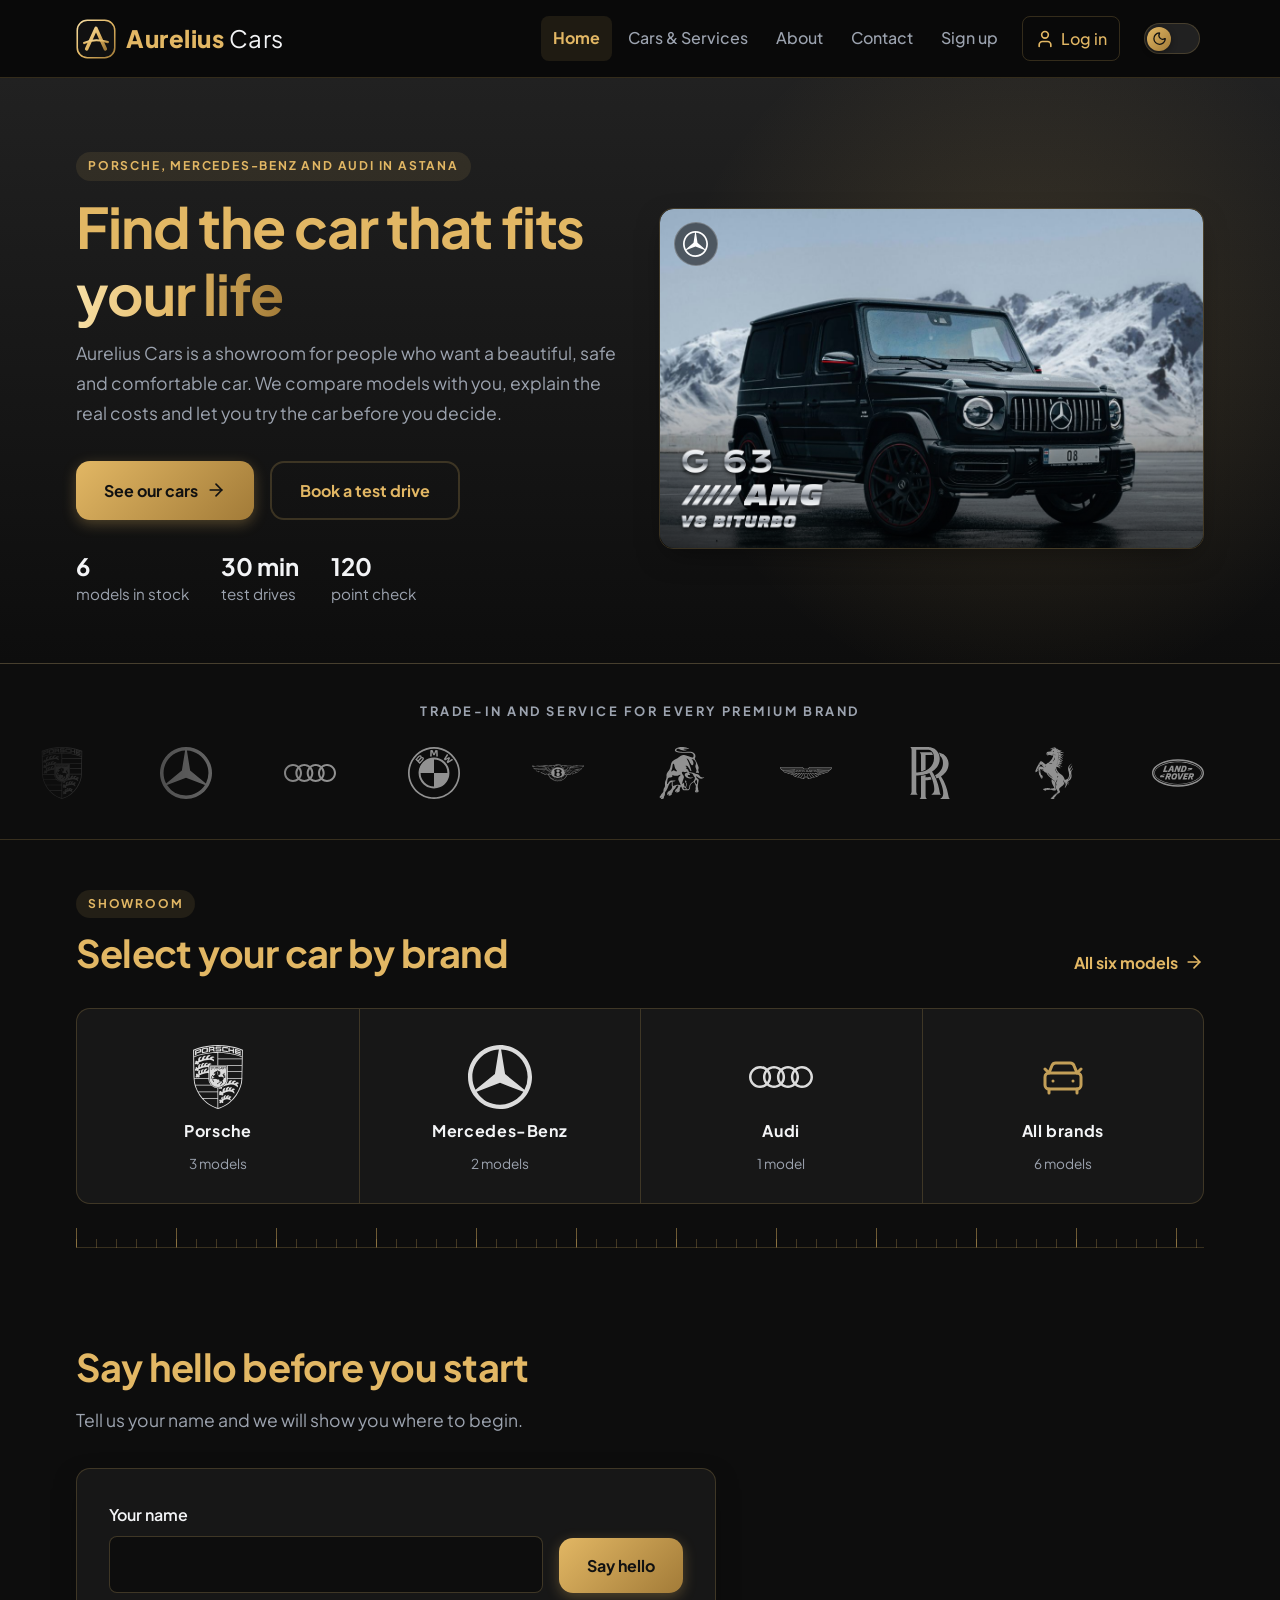
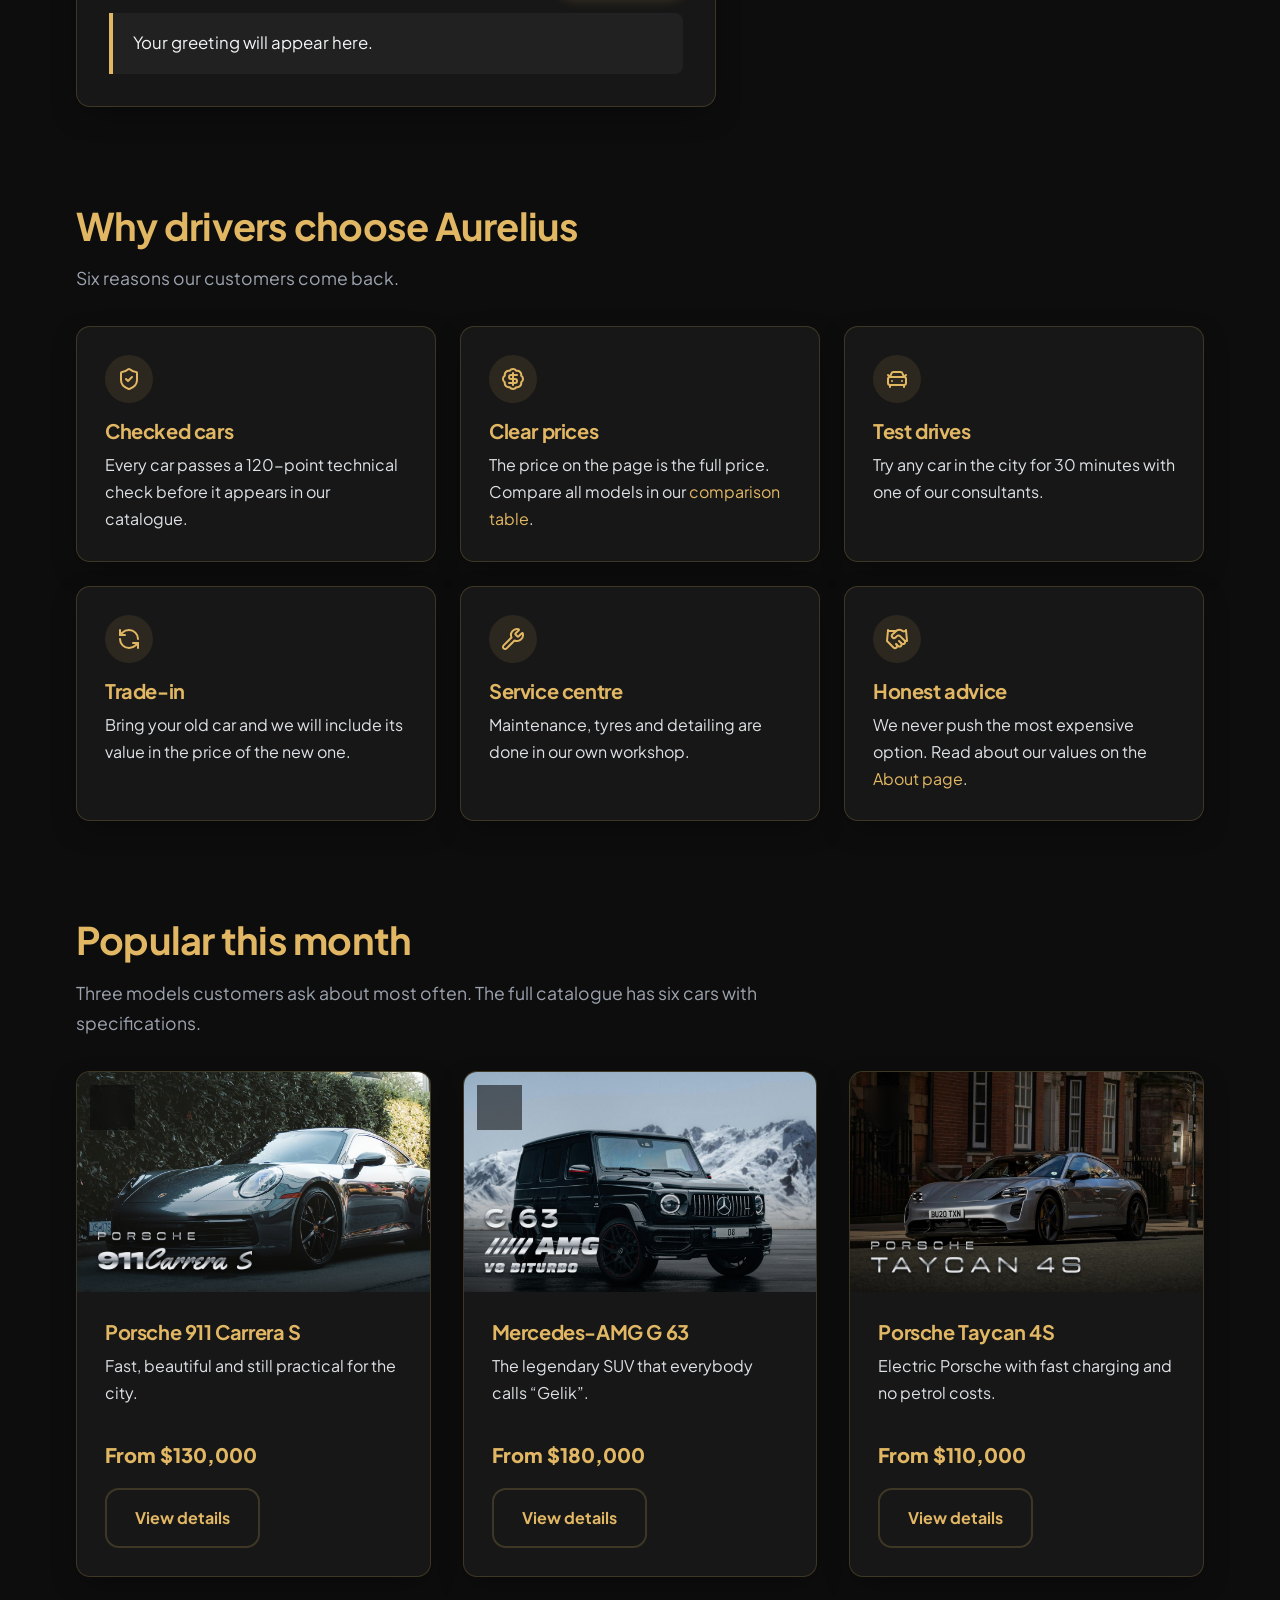
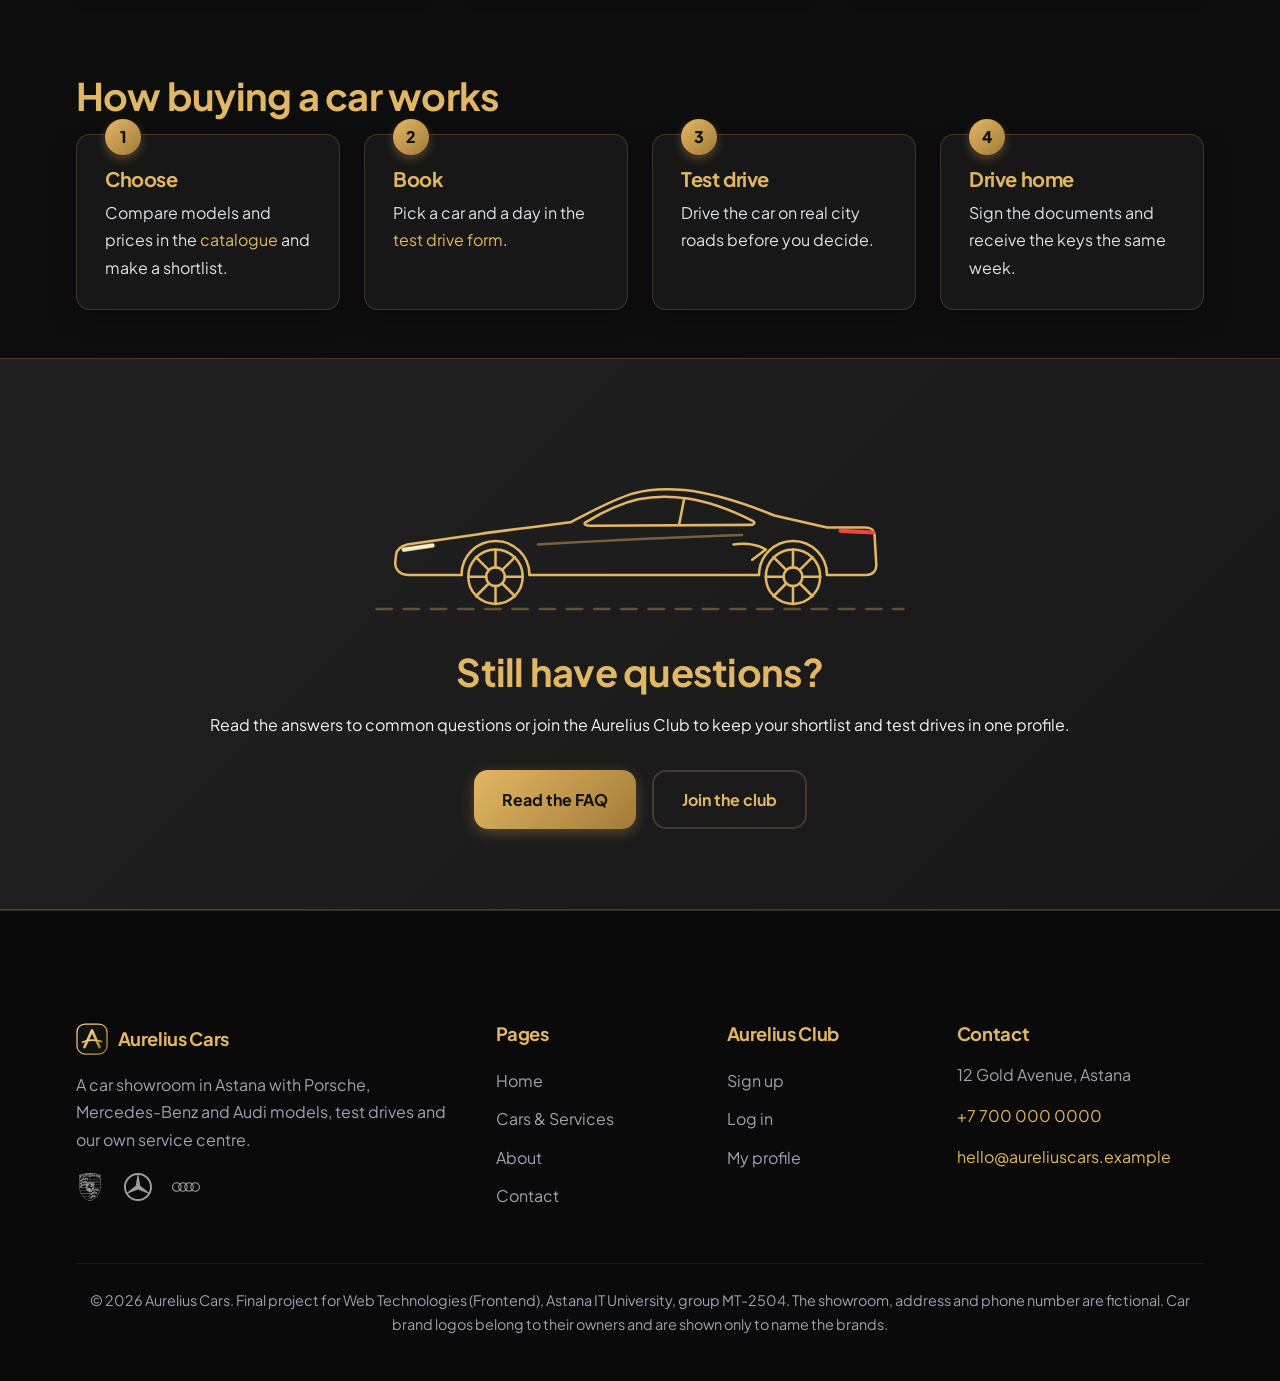
<file: index.html>
<!DOCTYPE html>
<html lang="en" data-bs-theme="dark">
<head>
    <meta charset="UTF-8">
    <meta name="viewport" content="width=device-width, initial-scale=1.0">
    <meta name="description" content="Aurelius Cars: Porsche, Mercedes-Benz and Audi showroom in Astana with test drives, clear prices and our own service centre.">
    <meta name="theme-color" content="#0d0d0d">
    <title>Home | Aurelius Cars</title>
    <link rel="icon" href="images/favicon/favicon.svg" type="image/svg+xml">
    <link rel="icon" href="images/favicon/favicon-32.png" sizes="32x32" type="image/png">
    <link rel="apple-touch-icon" href="images/favicon/apple-touch-icon.png">
    <link rel="manifest" href="site.webmanifest">
    <script>
        // runs before the page is drawn: the "js" class lets CSS prepare the menu and animations,
        // and the saved theme is applied at once, so there is no dark flash in light mode
        document.documentElement.classList.add('js');
        try {
            if (localStorage.getItem('theme') === 'light') {
                document.documentElement.classList.add('theme-light');
                document.documentElement.setAttribute('data-bs-theme', 'light');
            }
        } catch (error) {}
    </script>
    <link rel="stylesheet" href="css/vendor/bootstrap.min.css">
    <link rel="stylesheet" href="css/style.css">
    <link rel="stylesheet" href="css/responsive.css">
</head>
<body>
    <a class="skip-link" href="#main-content">Skip to main content</a>
    <header class="site-header">
        <div class="container header-inner">
            <a class="logo" href="index.html">
                <img class="logo-mark" src="images/logo-mark.svg" alt="Aurelius Cars logo: gold letter A" width="40" height="40">
                <span class="logo-text">Aurelius <span>Cars</span></span>
            </a>
            <button type="button" id="menu-toggle" class="menu-toggle" aria-expanded="false" aria-controls="main-nav">
                <span class="menu-bars" aria-hidden="true"><span></span><span></span><span></span></span><span class="menu-label">Menu</span>
            </button>
            <nav id="main-nav" class="main-nav" aria-label="Main navigation">
                <a href="index.html" aria-current="page">Home</a>
                <a href="services.html">Cars &amp; Services</a>
                <a href="about.html">About</a>
                <a href="contact.html">Contact</a>
                <a href="register.html" class="nav-signup" data-guest-only>Sign up</a>
                <a href="login.html" class="nav-account" id="account-link"><svg class="icon" viewBox="0 0 24 24" aria-hidden="true" focusable="false"><path d="M19 21v-2a4 4 0 0 0-4-4H9a4 4 0 0 0-4 4v2"/><circle cx="12" cy="7" r="4"/></svg><span id="account-label">Log in</span></a>
            </nav>
            <button type="button" id="theme-toggle" class="theme-switch" role="switch" aria-checked="false">
                <span class="visually-hidden">Light mode</span>
                <span class="theme-switch-track" aria-hidden="true">
                    <span class="theme-switch-thumb"><svg class="icon icon-moon" viewBox="0 0 24 24" aria-hidden="true" focusable="false"><path d="M20.985 12.486a9 9 0 1 1-9.473-9.472c.405-.022.617.46.402.803a6 6 0 0 0 8.268 8.268c.344-.215.825-.004.803.401"/></svg><svg class="icon icon-sun" viewBox="0 0 24 24" aria-hidden="true" focusable="false"><circle cx="12" cy="12" r="4"/><path d="M12 2v2"/><path d="M12 20v2"/><path d="m4.93 4.93 1.41 1.41"/><path d="m17.66 17.66 1.41 1.41"/><path d="M2 12h2"/><path d="M20 12h2"/><path d="m6.34 17.66-1.41 1.41"/><path d="m19.07 4.93-1.41 1.41"/></svg></span>
                </span>
            </button>
        </div>
    </header>

    <main id="main-content">
        <section class="page-hero hero-home" aria-labelledby="page-title">
            <div class="container hero-layout">
                <div class="hero-text">
                    <p class="eyebrow">Porsche, Mercedes-Benz and Audi in Astana</p>
                    <h1 id="page-title">Find the car that fits <span class="text-gradient">your life</span></h1>
                    <p class="hero-lead">Aurelius Cars is a showroom for people who want a beautiful, safe and comfortable car. We compare models with you, explain the real costs and let you try the car before you decide.</p>
                    <div class="button-row">
                        <a class="button button-arrow" href="services.html">See our cars <svg class="icon" viewBox="0 0 24 24" aria-hidden="true" focusable="false"><path d="M5 12h14"/><path d="m12 5 7 7-7 7"/></svg></a>
                        <a class="button button-outline" href="contact.html#test-drive">Book a test drive</a>
                    </div>
                    <ul class="hero-facts">
                        <li><strong>6</strong> models in stock</li>
                        <li><strong>30 min</strong> test drives</li>
                        <li><strong>120</strong> point check</li>
                    </ul>
                </div>
                <div class="hero-media car-media">
                    <img class="hero-image" src="images/mercedes-g63.jpg" alt="Black Mercedes-AMG G 63 in front of snowy mountains" width="1200" height="900">
                    <span class="brand-badge"><img src="images/brands/mercedes.svg" alt="Mercedes-Benz logo" width="26" height="26"></span>
                    <span class="emblem emblem-mercedes-g63"><img class="emblem-img" src="images/emblems/mercedes-g63.png" alt="Mercedes-AMG G 63 badge" width="323" height="192" loading="lazy"><span class="emblem-shine" style="-webkit-mask-image: url('images/emblems/mercedes-g63.png'); mask-image: url('images/emblems/mercedes-g63.png')"></span></span>
                </div>
            </div>
        </section>

        <section class="brand-strip" aria-labelledby="strip-title">
            <div class="container">
                <h2 id="strip-title" class="strip-title">Trade-in and service for every premium brand</h2>
            </div>
            <div class="marquee">
                <ul class="marquee-track">
                    <li><img src="images/brands/porsche.svg" alt="Porsche" width="48" height="48"></li>
                    <li><img src="images/brands/mercedes.svg" alt="Mercedes-Benz" width="48" height="48"></li>
                    <li><img src="images/brands/audi.svg" alt="Audi" width="48" height="48"></li>
                    <li><img src="images/brands/bmw.svg" alt="BMW" width="48" height="48"></li>
                    <li><img src="images/brands/bentley.svg" alt="Bentley" width="48" height="48"></li>
                    <li><img src="images/brands/lamborghini.svg" alt="Lamborghini" width="48" height="48"></li>
                    <li><img src="images/brands/astonmartin.svg" alt="Aston Martin" width="48" height="48"></li>
                    <li><img src="images/brands/rollsroyce.svg" alt="Rolls-Royce" width="48" height="48"></li>
                    <li><img src="images/brands/ferrari.svg" alt="Ferrari" width="48" height="48"></li>
                    <li><img src="images/brands/landrover.svg" alt="Land Rover" width="48" height="48"></li>
                    <li><img src="images/brands/maserati.svg" alt="Maserati" width="48" height="48"></li>
                    <li><img src="images/brands/mclaren.svg" alt="McLaren" width="48" height="48"></li>
                    <li><img src="images/brands/jaguar.svg" alt="Jaguar" width="48" height="48"></li>
                </ul>
                <!-- the second copy makes the loop seamless; script.js fills it, screen readers skip it -->
                <ul class="marquee-track" aria-hidden="true"></ul>
            </div>
        </section>

        <section id="brands" aria-labelledby="brands-title">
            <div class="container">
                <div class="section-head">
                    <div>
                        <p class="eyebrow">Showroom</p>
                        <h2 id="brands-title">Select your car by brand</h2>
                    </div>
                    <a class="link-arrow" href="services.html#catalogue">All six models <svg class="icon" viewBox="0 0 24 24" aria-hidden="true" focusable="false"><path d="M5 12h14"/><path d="m12 5 7 7-7 7"/></svg></a>
                </div>
                <ul class="brand-grid">
                    <li>
                        <a class="brand-tile" href="services.html?brand=porsche#catalogue">
                            <img src="images/brands/porsche.svg" alt="Porsche crest" width="64" height="64">
                            <span class="brand-name">Porsche</span>
                            <span class="brand-count">3 models</span>
                        </a>
                    </li>
                    <li>
                        <a class="brand-tile" href="services.html?brand=mercedes#catalogue">
                            <img src="images/brands/mercedes.svg" alt="Mercedes-Benz star" width="64" height="64">
                            <span class="brand-name">Mercedes-Benz</span>
                            <span class="brand-count">2 models</span>
                        </a>
                    </li>
                    <li>
                        <a class="brand-tile" href="services.html?brand=audi#catalogue">
                            <img src="images/brands/audi.svg" alt="Audi four rings" width="64" height="64">
                            <span class="brand-name">Audi</span>
                            <span class="brand-count">1 model</span>
                        </a>
                    </li>
                    <li>
                        <a class="brand-tile brand-tile-all" href="services.html?brand=all#catalogue">
                            <span class="brand-tile-icon"><svg class="icon" viewBox="0 0 24 24" aria-hidden="true" focusable="false"><path d="m21 8-2 2-1.5-3.7A2 2 0 0 0 15.646 5H8.4a2 2 0 0 0-1.903 1.257L5 10 3 8"/><path d="M7 14h.01"/><path d="M17 14h.01"/><rect width="18" height="8" x="3" y="10" rx="2"/><path d="M5 18v2"/><path d="M19 18v2"/></svg></span>
                            <span class="brand-name">All brands</span>
                            <span class="brand-count">6 models</span>
                        </a>
                    </li>
                </ul>
                <div class="speed-ruler" aria-hidden="true"></div>
            </div>
        </section>

        <section id="welcome" aria-labelledby="welcome-title">
            <div class="container">
                <h2 id="welcome-title">Say hello before you start</h2>
                <p class="section-intro">Tell us your name and we will show you where to begin.</p>
                <div class="feature-box">
                    <form id="welcome-form" class="inline-form" novalidate>
                        <div class="form-field">
                            <label for="visitor-name" class="form-label">Your name</label>
                            <input type="text" class="form-control" id="visitor-name" name="visitor-name" autocomplete="given-name" maxlength="30" aria-describedby="welcome-message">
                        </div>
                        <button type="submit" class="button">Say hello</button>
                    </form>
                    <p class="welcome-message" id="welcome-message" aria-live="polite">Your greeting will appear here.</p>
                </div>
            </div>
        </section>

        <section aria-labelledby="why-title">
            <div class="container">
                <h2 id="why-title">Why drivers choose Aurelius</h2>
                <p class="section-intro">Six reasons our customers come back.</p>
                <ul class="features">
                    <li class="card reveal">
                        <span class="feature-icon"><svg class="icon" viewBox="0 0 24 24" aria-hidden="true" focusable="false"><path d="M20 13c0 5-3.5 7.5-7.66 8.95a1 1 0 0 1-.67-.01C7.5 20.5 4 18 4 13V6a1 1 0 0 1 1-1c2 0 4.5-1.2 6.24-2.72a1.17 1.17 0 0 1 1.52 0C14.51 3.81 17 5 19 5a1 1 0 0 1 1 1z"/><path d="m9 12 2 2 4-4"/></svg></span>
                        <h3>Checked cars</h3>
                        <p>Every car passes a 120-point technical check before it appears in our catalogue.</p>
                    </li>
                    <li class="card reveal">
                        <span class="feature-icon"><svg class="icon" viewBox="0 0 24 24" aria-hidden="true" focusable="false"><path d="M3.85 8.62a4 4 0 0 1 4.78-4.77 4 4 0 0 1 6.74 0 4 4 0 0 1 4.78 4.78 4 4 0 0 1 0 6.74 4 4 0 0 1-4.77 4.78 4 4 0 0 1-6.75 0 4 4 0 0 1-4.78-4.77 4 4 0 0 1 0-6.76Z"/><path d="M16 8h-6a2 2 0 1 0 0 4h4a2 2 0 1 1 0 4H8"/><path d="M12 18V6"/></svg></span>
                        <h3>Clear prices</h3>
                        <p>The price on the page is the full price. Compare all models in our <a href="services.html#compare">comparison table</a>.</p>
                    </li>
                    <li class="card reveal">
                        <span class="feature-icon"><svg class="icon" viewBox="0 0 24 24" aria-hidden="true" focusable="false"><path d="m21 8-2 2-1.5-3.7A2 2 0 0 0 15.646 5H8.4a2 2 0 0 0-1.903 1.257L5 10 3 8"/><path d="M7 14h.01"/><path d="M17 14h.01"/><rect width="18" height="8" x="3" y="10" rx="2"/><path d="M5 18v2"/><path d="M19 18v2"/></svg></span>
                        <h3>Test drives</h3>
                        <p>Try any car in the city for 30 minutes with one of our consultants.</p>
                    </li>
                    <li class="card reveal">
                        <span class="feature-icon"><svg class="icon" viewBox="0 0 24 24" aria-hidden="true" focusable="false"><path d="M21 12a9 9 0 0 0-9-9 9.75 9.75 0 0 0-6.74 2.74L3 8"/><path d="M3 3v5h5"/><path d="M3 12a9 9 0 0 0 9 9 9.75 9.75 0 0 0 6.74-2.74L21 16"/><path d="M16 16h5v5"/></svg></span>
                        <h3>Trade-in</h3>
                        <p>Bring your old car and we will include its value in the price of the new one.</p>
                    </li>
                    <li class="card reveal">
                        <span class="feature-icon"><svg class="icon" viewBox="0 0 24 24" aria-hidden="true" focusable="false"><path d="M14.7 6.3a1 1 0 0 0 0 1.4l1.6 1.6a1 1 0 0 0 1.4 0l3.106-3.105c.32-.322.863-.22.983.218a6 6 0 0 1-8.259 7.057l-7.91 7.91a1 1 0 0 1-2.999-3l7.91-7.91a6 6 0 0 1 7.057-8.259c.438.12.54.662.219.984z"/></svg></span>
                        <h3>Service centre</h3>
                        <p>Maintenance, tyres and detailing are done in our own workshop.</p>
                    </li>
                    <li class="card reveal">
                        <span class="feature-icon"><svg class="icon" viewBox="0 0 24 24" aria-hidden="true" focusable="false"><path d="m11 17 2 2a1 1 0 1 0 3-3"/><path d="m14 14 2.5 2.5a1 1 0 1 0 3-3l-3.88-3.88a3 3 0 0 0-4.24 0l-.88.88a1 1 0 1 1-3-3l2.81-2.81a5.79 5.79 0 0 1 7.06-.87l.47.28a2 2 0 0 0 1.42.25L21 4"/><path d="m21 3 1 11h-2"/><path d="M3 3 2 14l6.5 6.5a1 1 0 1 0 3-3"/><path d="M3 4h8"/></svg></span>
                        <h3>Honest advice</h3>
                        <p>We never push the most expensive option. Read about our values on the <a href="about.html#values">About page</a>.</p>
                    </li>
                </ul>
            </div>
        </section>

        <section aria-labelledby="popular-title">
            <div class="container">
                <h2 id="popular-title">Popular this month</h2>
                <p class="section-intro">Three models customers ask about most often. The full catalogue has six cars with specifications.</p>
                <div class="cards">
                    <article class="card car-card reveal">
                        <div class="car-media">
                            <img class="card-image" src="images/porsche-911.jpg" alt="Grey Porsche 911 parked by a green hedge" width="1200" height="900" loading="lazy">
                            <span class="brand-badge"><img src="images/brands/porsche.svg" alt="Porsche logo" width="26" height="26"></span>
                            <span class="emblem emblem-porsche-911"><img class="emblem-img" src="images/emblems/porsche-911.png" alt="Porsche 911 Carrera S badge" width="395" height="120" loading="lazy"><span class="emblem-shine" style="-webkit-mask-image: url('images/emblems/porsche-911.png'); mask-image: url('images/emblems/porsche-911.png')"></span></span>
                        </div>
                        <div class="card-body">
                            <h3>Porsche 911 Carrera S</h3>
                            <p>Fast, beautiful and still practical for the city.</p>
                            <p class="price">From $130,000</p>
                            <a class="button button-outline" href="services.html#porsche-911">View details</a>
                        </div>
                    </article>
                    <article class="card car-card reveal">
                        <div class="car-media">
                            <img class="card-image" src="images/mercedes-g63.jpg" alt="Black Mercedes-AMG G 63 in front of snowy mountains" width="1200" height="900" loading="lazy">
                            <span class="brand-badge"><img src="images/brands/mercedes.svg" alt="Mercedes-Benz logo" width="26" height="26"></span>
                            <span class="emblem emblem-mercedes-g63"><img class="emblem-img" src="images/emblems/mercedes-g63.png" alt="Mercedes-AMG G 63 badge" width="323" height="192" loading="lazy"><span class="emblem-shine" style="-webkit-mask-image: url('images/emblems/mercedes-g63.png'); mask-image: url('images/emblems/mercedes-g63.png')"></span></span>
                        </div>
                        <div class="card-body">
                            <h3>Mercedes-AMG G 63</h3>
                            <p>The legendary SUV that everybody calls &ldquo;Gelik&rdquo;.</p>
                            <p class="price">From $180,000</p>
                            <a class="button button-outline" href="services.html#mercedes-g63">View details</a>
                        </div>
                    </article>
                    <article class="card car-card reveal">
                        <div class="car-media">
                            <img class="card-image" src="images/porsche-taycan.jpg" alt="Silver Porsche Taycan parked near a brick building" width="1200" height="900" loading="lazy">
                            <span class="brand-badge"><img src="images/brands/porsche.svg" alt="Porsche logo" width="26" height="26"></span>
                            <span class="emblem emblem-porsche-taycan"><img class="emblem-img" src="images/emblems/porsche-taycan.png" alt="Porsche Taycan 4S badge" width="520" height="92" loading="lazy"><span class="emblem-shine" style="-webkit-mask-image: url('images/emblems/porsche-taycan.png'); mask-image: url('images/emblems/porsche-taycan.png')"></span></span>
                        </div>
                        <div class="card-body">
                            <h3>Porsche Taycan 4S</h3>
                            <p>Electric Porsche with fast charging and no petrol costs.</p>
                            <p class="price">From $110,000</p>
                            <a class="button button-outline" href="services.html#porsche-taycan">View details</a>
                        </div>
                    </article>
                </div>
            </div>
        </section>

        <section aria-labelledby="steps-title">
            <div class="container">
                <h2 id="steps-title">How buying a car works</h2>
                <ol class="steps">
                    <li class="card reveal"><h3>Choose</h3><p>Compare models and prices in the <a href="services.html">catalogue</a> and make a shortlist.</p></li>
                    <li class="card reveal"><h3>Book</h3><p>Pick a car and a day in the <a href="contact.html#test-drive">test drive form</a>.</p></li>
                    <li class="card reveal"><h3>Test drive</h3><p>Drive the car on real city roads before you decide.</p></li>
                    <li class="card reveal"><h3>Drive home</h3><p>Sign the documents and receive the keys the same week.</p></li>
                </ol>
            </div>
        </section>

        <section class="cta-band" aria-labelledby="cta-title">
            <div class="container">
                <svg class="car-drawing" viewBox="0 0 640 210" role="img" aria-labelledby="car-drawing-title">
                    <title id="car-drawing-title">Line drawing of a sports coupe</title>
                    <path class="car-line" d="M110 160 H48 C38 160 32 154 32 146 L33 136 C34 130 38 126 46 124 L130 112 C170 106 210 102 238 98 C262 86 286 72 312 64 C330 59 350 58 372 60 C410 64 444 76 478 90 L540 104 L586 104 C592 104 596 108 596 114 L598 148 C598 155 594 160 586 160 L540 160"/>
<path class="car-line" d="M460 160 H190"/>
<path class="car-line" d="M110 160 A40 40 0 0 1 190 160"/>
<path class="car-line" d="M460 160 A40 40 0 0 1 540 160"/>
<path class="car-line" d="M256 98 C276 86 296 76 318 71 C336 67 356 67 376 70 C404 74 428 84 452 96 C456 98 455 101 450 101 L262 102 C256 102 253 100 256 98 Z"/>
<path class="car-line" d="M372 70 L366 101"/>
<path class="car-line car-line-soft" d="M200 124 C290 119 380 115 440 113"/>
<path class="car-line" d="M430 124 C446 122 458 124 468 130 L452 142"/>
<path class="car-light" d="M42 130 L76 125"/>
<path class="car-tail" d="M556 108 L594 110"/>
<g class="car-wheel"><circle cx="150" cy="162" r="32"/><circle cx="150" cy="162" r="11"/><path d="M150 130 V151 M150 173 V194 M118 162 H139 M161 162 H182 M127 139 L142 154 M158 170 L173 185 M173 139 L158 154 M142 170 L127 185"/></g>
<g class="car-wheel"><circle cx="500" cy="162" r="32"/><circle cx="500" cy="162" r="11"/><path d="M500 130 V151 M500 173 V194 M468 162 H489 M511 162 H532 M477 139 L492 154 M508 170 L523 185 M523 139 L508 154 M492 170 L477 185"/></g>
<path class="car-road" d="M10 200 H630"/>
                </svg>
                <h2 id="cta-title">Still have questions?</h2>
                <p>Read the answers to common questions or join the Aurelius Club to keep your shortlist and test drives in one profile.</p>
                <div class="button-row">
                    <a class="button" href="contact.html#faq">Read the FAQ</a>
                    <a class="button button-outline" href="register.html">Join the club</a>
                </div>
            </div>
        </section>
    </main>

    <footer class="site-footer">
        <div class="container">
            <div class="footer-grid">
                <section aria-labelledby="footer-about">
                    <h2 id="footer-about" class="footer-logo"><img src="images/logo-mark.svg" alt="" width="32" height="32"> Aurelius Cars</h2>
                    <p>A car showroom in Astana with Porsche, Mercedes-Benz and Audi models, test drives and our own service centre.</p>
                    <ul class="footer-brands" aria-label="Brands in our showroom">
                        <li><img src="images/brands/porsche.svg" alt="Porsche logo" width="28" height="28"></li>
                        <li><img src="images/brands/mercedes.svg" alt="Mercedes-Benz logo" width="28" height="28"></li>
                        <li><img src="images/brands/audi.svg" alt="Audi logo" width="28" height="28"></li>
                    </ul>
                </section>
                <section aria-labelledby="footer-pages">
                    <h2 id="footer-pages">Pages</h2>
                    <ul>
                        <li><a href="index.html">Home</a></li>
                        <li><a href="services.html">Cars &amp; Services</a></li>
                        <li><a href="about.html">About</a></li>
                        <li><a href="contact.html">Contact</a></li>
                    </ul>
                </section>
                <section aria-labelledby="footer-club">
                    <h2 id="footer-club">Aurelius Club</h2>
                    <ul>
                        <li><a href="register.html">Sign up</a></li>
                        <li><a href="login.html">Log in</a></li>
                        <li><a href="profile.html">My profile</a></li>
                    </ul>
                </section>
                <section aria-labelledby="footer-contact">
                    <h2 id="footer-contact">Contact</h2>
                    <address>
                        <p>12 Gold Avenue, Astana</p>
                        <p><a href="tel:+77000000000">+7 700 000 0000</a></p>
                        <p><a href="mailto:hello@aureliuscars.example">hello@aureliuscars.example</a></p>
                    </address>
                </section>
            </div>
            <p class="copyright">&copy; 2026 Aurelius Cars. Final project for Web Technologies (Frontend), Astana IT University, group MT-2504. The showroom, address and phone number are fictional. Car brand logos belong to their owners and are shown only to name the brands.</p>
        </div>
    </footer>
    <p class="toast" id="toast" role="status" aria-live="polite"></p>
    <script src="js/vendor/jquery-3.7.1.min.js"></script>
    <script src="js/auth.js"></script>
    <script src="js/script.js"></script>
    <script src="js/welcome.js"></script>
</body>
</html>
</file>
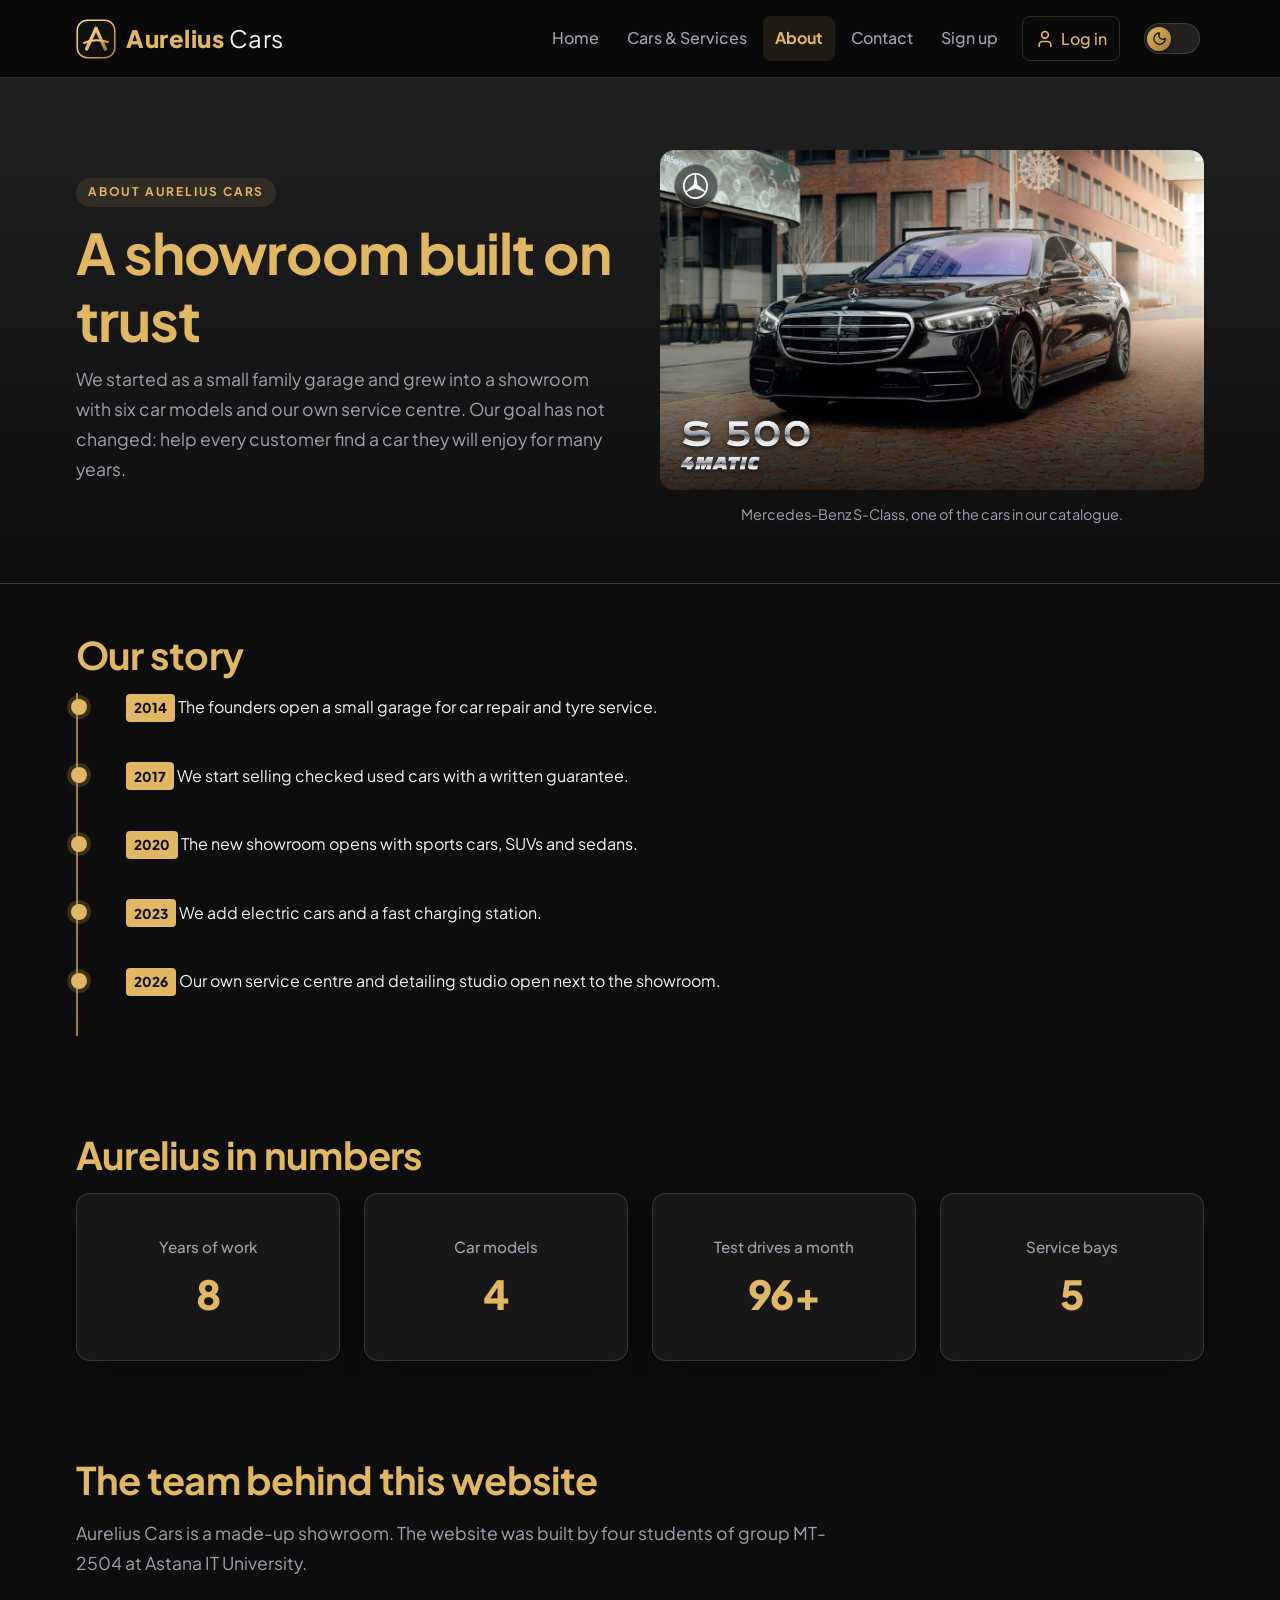
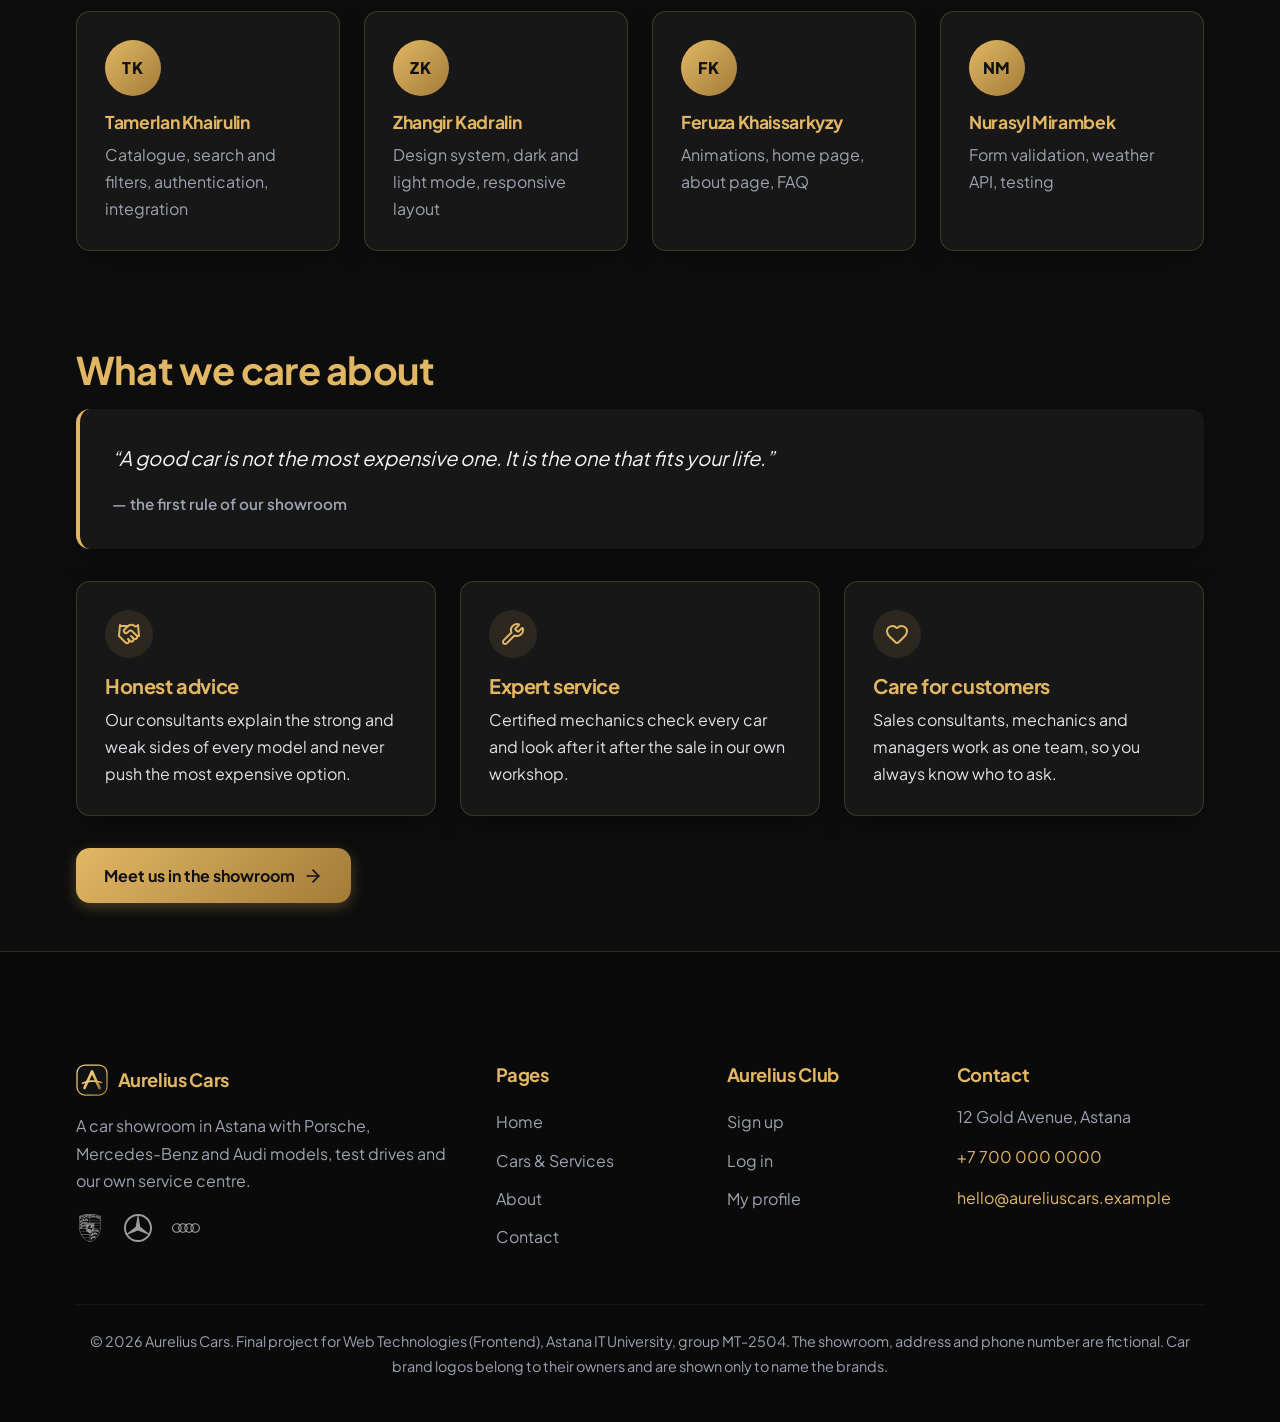
<file: about.html>
<!DOCTYPE html>
<html lang="en" data-bs-theme="dark">
<head>
    <meta charset="UTF-8">
    <meta name="viewport" content="width=device-width, initial-scale=1.0">
    <meta name="description" content="The story, values and numbers of the Aurelius Cars showroom.">
    <meta name="theme-color" content="#0d0d0d">
    <title>About | Aurelius Cars</title>
    <link rel="icon" href="images/favicon/favicon.svg" type="image/svg+xml">
    <link rel="icon" href="images/favicon/favicon-32.png" sizes="32x32" type="image/png">
    <link rel="apple-touch-icon" href="images/favicon/apple-touch-icon.png">
    <link rel="manifest" href="site.webmanifest">
    <script>
        document.documentElement.classList.add('js');
        try {
            if (localStorage.getItem('theme') === 'light') {
                document.documentElement.classList.add('theme-light');
                document.documentElement.setAttribute('data-bs-theme', 'light');
            }
        } catch (error) {}
    </script>
    <link rel="stylesheet" href="css/vendor/bootstrap.min.css">
    <link rel="stylesheet" href="css/style.css">
    <link rel="stylesheet" href="css/responsive.css">
</head>
<body>
    <a class="skip-link" href="#main-content">Skip to main content</a>
    <header class="site-header">
        <div class="container header-inner">
            <a class="logo" href="index.html">
                <img class="logo-mark" src="images/logo-mark.svg" alt="Aurelius Cars logo: gold letter A" width="40" height="40">
                <span class="logo-text">Aurelius <span>Cars</span></span>
            </a>
            <button type="button" id="menu-toggle" class="menu-toggle" aria-expanded="false" aria-controls="main-nav">
                <span class="menu-bars" aria-hidden="true"><span></span><span></span><span></span></span><span class="menu-label">Menu</span>
            </button>
            <nav id="main-nav" class="main-nav" aria-label="Main navigation">
                <a href="index.html">Home</a>
                <a href="services.html">Cars &amp; Services</a>
                <a href="about.html" aria-current="page">About</a>
                <a href="contact.html">Contact</a>
                <a href="register.html" class="nav-signup" data-guest-only>Sign up</a>
                <a href="login.html" class="nav-account" id="account-link"><svg class="icon" viewBox="0 0 24 24" aria-hidden="true" focusable="false"><path d="M19 21v-2a4 4 0 0 0-4-4H9a4 4 0 0 0-4 4v2"/><circle cx="12" cy="7" r="4"/></svg><span id="account-label">Log in</span></a>
            </nav>
            <button type="button" id="theme-toggle" class="theme-switch" role="switch" aria-checked="false">
                <span class="visually-hidden">Light mode</span>
                <span class="theme-switch-track" aria-hidden="true">
                    <span class="theme-switch-thumb"><svg class="icon icon-moon" viewBox="0 0 24 24" aria-hidden="true" focusable="false"><path d="M20.985 12.486a9 9 0 1 1-9.473-9.472c.405-.022.617.46.402.803a6 6 0 0 0 8.268 8.268c.344-.215.825-.004.803.401"/></svg><svg class="icon icon-sun" viewBox="0 0 24 24" aria-hidden="true" focusable="false"><circle cx="12" cy="12" r="4"/><path d="M12 2v2"/><path d="M12 20v2"/><path d="m4.93 4.93 1.41 1.41"/><path d="m17.66 17.66 1.41 1.41"/><path d="M2 12h2"/><path d="M20 12h2"/><path d="m6.34 17.66-1.41 1.41"/><path d="m19.07 4.93-1.41 1.41"/></svg></span>
                </span>
            </button>
        </div>
    </header>

    <main id="main-content">
        <section class="page-hero" aria-labelledby="page-title">
            <div class="container hero-layout">
                <div class="hero-text">
                    <p class="eyebrow">About Aurelius Cars</p>
                    <h1 id="page-title">A showroom built on trust</h1>
                    <p class="hero-lead">We started as a small family garage and grew into a showroom with six car models and our own service centre. Our goal has not changed: help every customer find a car they will enjoy for many years.</p>
                </div>
                <figure class="hero-media">
                    <div class="car-media">
                        <img class="hero-image" src="images/mercedes-s-class.jpg" alt="Black Mercedes-Benz S-Class on a stone street" width="1200" height="900">
                        <span class="brand-badge"><img src="images/brands/mercedes.svg" alt="Mercedes-Benz logo" width="26" height="26"></span>
                        <span class="emblem emblem-mercedes-s-class"><img class="emblem-img" src="images/emblems/mercedes-s-class.png" alt="Mercedes-Benz S 500 4MATIC badge" width="281" height="120" loading="lazy"><span class="emblem-shine" style="-webkit-mask-image: url('images/emblems/mercedes-s-class.png'); mask-image: url('images/emblems/mercedes-s-class.png')"></span></span>
                    </div>
                    <figcaption>Mercedes-Benz S-Class, one of the cars in our catalogue.</figcaption>
                </figure>
            </div>
        </section>

        <section aria-labelledby="story-title">
            <div class="container">
                <h2 id="story-title">Our story</h2>
                <ol class="timeline">
                    <li class="reveal"><time datetime="2014">2014</time> The founders open a small garage for car repair and tyre service.</li>
                    <li class="reveal"><time datetime="2017">2017</time> We start selling checked used cars with a written guarantee.</li>
                    <li class="reveal"><time datetime="2020">2020</time> The new showroom opens with sports cars, SUVs and sedans.</li>
                    <li class="reveal"><time datetime="2023">2023</time> We add electric cars and a fast charging station.</li>
                    <li class="reveal"><time datetime="2026">2026</time> Our own service centre and detailing studio open next to the showroom.</li>
                </ol>
            </div>
        </section>

        <section aria-labelledby="numbers-title">
            <div class="container">
                <h2 id="numbers-title">Aurelius in numbers</h2>
                <dl class="stats">
                    <div class="card"><dt>Years of work</dt><dd data-count="12">12</dd></div>
                    <div class="card"><dt>Car models</dt><dd data-count="6">6</dd></div>
                    <div class="card"><dt>Test drives a month</dt><dd data-count="150" data-suffix="+">150+</dd></div>
                    <div class="card"><dt>Service bays</dt><dd data-count="8">8</dd></div>
                </dl>
            </div>
        </section>

        <section aria-labelledby="team-title">
            <div class="container">
                <h2 id="team-title">The team behind this website</h2>
                <p class="section-intro">Aurelius Cars is a made-up showroom. The website was built by four students of group MT-2504 at Astana IT University.</p>
                <ul class="team">
                    <li class="card reveal"><span class="avatar" aria-hidden="true">TK</span><h3>Tamerlan Khairulin</h3><p>Catalogue, search and filters, authentication, integration</p></li>
                    <li class="card reveal"><span class="avatar" aria-hidden="true">ZK</span><h3>Zhangir Kadralin</h3><p>Design system, dark and light mode, responsive layout</p></li>
                    <li class="card reveal"><span class="avatar" aria-hidden="true">FK</span><h3>Feruza Khaissarkyzy</h3><p>Animations, home page, about page, FAQ</p></li>
                    <li class="card reveal"><span class="avatar" aria-hidden="true">NM</span><h3>Nurasyl Mirambek</h3><p>Form validation, weather API, testing</p></li>
                </ul>
            </div>
        </section>

        <section id="values" aria-labelledby="values-title">
            <div class="container">
                <h2 id="values-title">What we care about</h2>
                <blockquote>
                    <p>&ldquo;A good car is not the most expensive one. It is the one that fits your life.&rdquo;</p>
                    <footer>&mdash; the first rule of our showroom</footer>
                </blockquote>
                <div class="values">
                    <article class="card reveal">
                        <span class="feature-icon"><svg class="icon" viewBox="0 0 24 24" aria-hidden="true" focusable="false"><path d="m11 17 2 2a1 1 0 1 0 3-3"/><path d="m14 14 2.5 2.5a1 1 0 1 0 3-3l-3.88-3.88a3 3 0 0 0-4.24 0l-.88.88a1 1 0 1 1-3-3l2.81-2.81a5.79 5.79 0 0 1 7.06-.87l.47.28a2 2 0 0 0 1.42.25L21 4"/><path d="m21 3 1 11h-2"/><path d="M3 3 2 14l6.5 6.5a1 1 0 1 0 3-3"/><path d="M3 4h8"/></svg></span>
                        <h3>Honest advice</h3>
                        <p>Our consultants explain the strong and weak sides of every model and never push the most expensive option.</p>
                    </article>
                    <article class="card reveal">
                        <span class="feature-icon"><svg class="icon" viewBox="0 0 24 24" aria-hidden="true" focusable="false"><path d="M14.7 6.3a1 1 0 0 0 0 1.4l1.6 1.6a1 1 0 0 0 1.4 0l3.106-3.105c.32-.322.863-.22.983.218a6 6 0 0 1-8.259 7.057l-7.91 7.91a1 1 0 0 1-2.999-3l7.91-7.91a6 6 0 0 1 7.057-8.259c.438.12.54.662.219.984z"/></svg></span>
                        <h3>Expert service</h3>
                        <p>Certified mechanics check every car and look after it after the sale in our own workshop.</p>
                    </article>
                    <article class="card reveal">
                        <span class="feature-icon"><svg class="icon" viewBox="0 0 24 24" aria-hidden="true" focusable="false"><path d="M2 9.5a5.5 5.5 0 0 1 9.591-3.676.56.56 0 0 0 .818 0A5.49 5.49 0 0 1 22 9.5c0 2.29-1.5 4-3 5.5l-5.492 5.313a2 2 0 0 1-3 .019L5 15c-1.5-1.5-3-3.2-3-5.5"/></svg></span>
                        <h3>Care for customers</h3>
                        <p>Sales consultants, mechanics and managers work as one team, so you always know who to ask.</p>
                    </article>
                </div>
                <div class="button-row">
                    <a class="button button-arrow" href="contact.html#test-drive">Meet us in the showroom <svg class="icon" viewBox="0 0 24 24" aria-hidden="true" focusable="false"><path d="M5 12h14"/><path d="m12 5 7 7-7 7"/></svg></a>
                </div>
            </div>
        </section>
    </main>

    <footer class="site-footer">
        <div class="container">
            <div class="footer-grid">
                <section aria-labelledby="footer-about">
                    <h2 id="footer-about" class="footer-logo"><img src="images/logo-mark.svg" alt="" width="32" height="32"> Aurelius Cars</h2>
                    <p>A car showroom in Astana with Porsche, Mercedes-Benz and Audi models, test drives and our own service centre.</p>
                    <ul class="footer-brands" aria-label="Brands in our showroom">
                        <li><img src="images/brands/porsche.svg" alt="Porsche logo" width="28" height="28"></li>
                        <li><img src="images/brands/mercedes.svg" alt="Mercedes-Benz logo" width="28" height="28"></li>
                        <li><img src="images/brands/audi.svg" alt="Audi logo" width="28" height="28"></li>
                    </ul>
                </section>
                <section aria-labelledby="footer-pages">
                    <h2 id="footer-pages">Pages</h2>
                    <ul>
                        <li><a href="index.html">Home</a></li>
                        <li><a href="services.html">Cars &amp; Services</a></li>
                        <li><a href="about.html">About</a></li>
                        <li><a href="contact.html">Contact</a></li>
                    </ul>
                </section>
                <section aria-labelledby="footer-club">
                    <h2 id="footer-club">Aurelius Club</h2>
                    <ul>
                        <li><a href="register.html">Sign up</a></li>
                        <li><a href="login.html">Log in</a></li>
                        <li><a href="profile.html">My profile</a></li>
                    </ul>
                </section>
                <section aria-labelledby="footer-contact">
                    <h2 id="footer-contact">Contact</h2>
                    <address>
                        <p>12 Gold Avenue, Astana</p>
                        <p><a href="tel:+77000000000">+7 700 000 0000</a></p>
                        <p><a href="mailto:hello@aureliuscars.example">hello@aureliuscars.example</a></p>
                    </address>
                </section>
            </div>
            <p class="copyright">&copy; 2026 Aurelius Cars. Final project for Web Technologies (Frontend), Astana IT University, group MT-2504. The showroom, address and phone number are fictional. Car brand logos belong to their owners and are shown only to name the brands.</p>
        </div>
    </footer>
    <p class="toast" id="toast" role="status" aria-live="polite"></p>
    <script src="js/vendor/jquery-3.7.1.min.js"></script>
    <script src="js/auth.js"></script>
    <script src="js/script.js"></script>
</body>
</html>
</file>
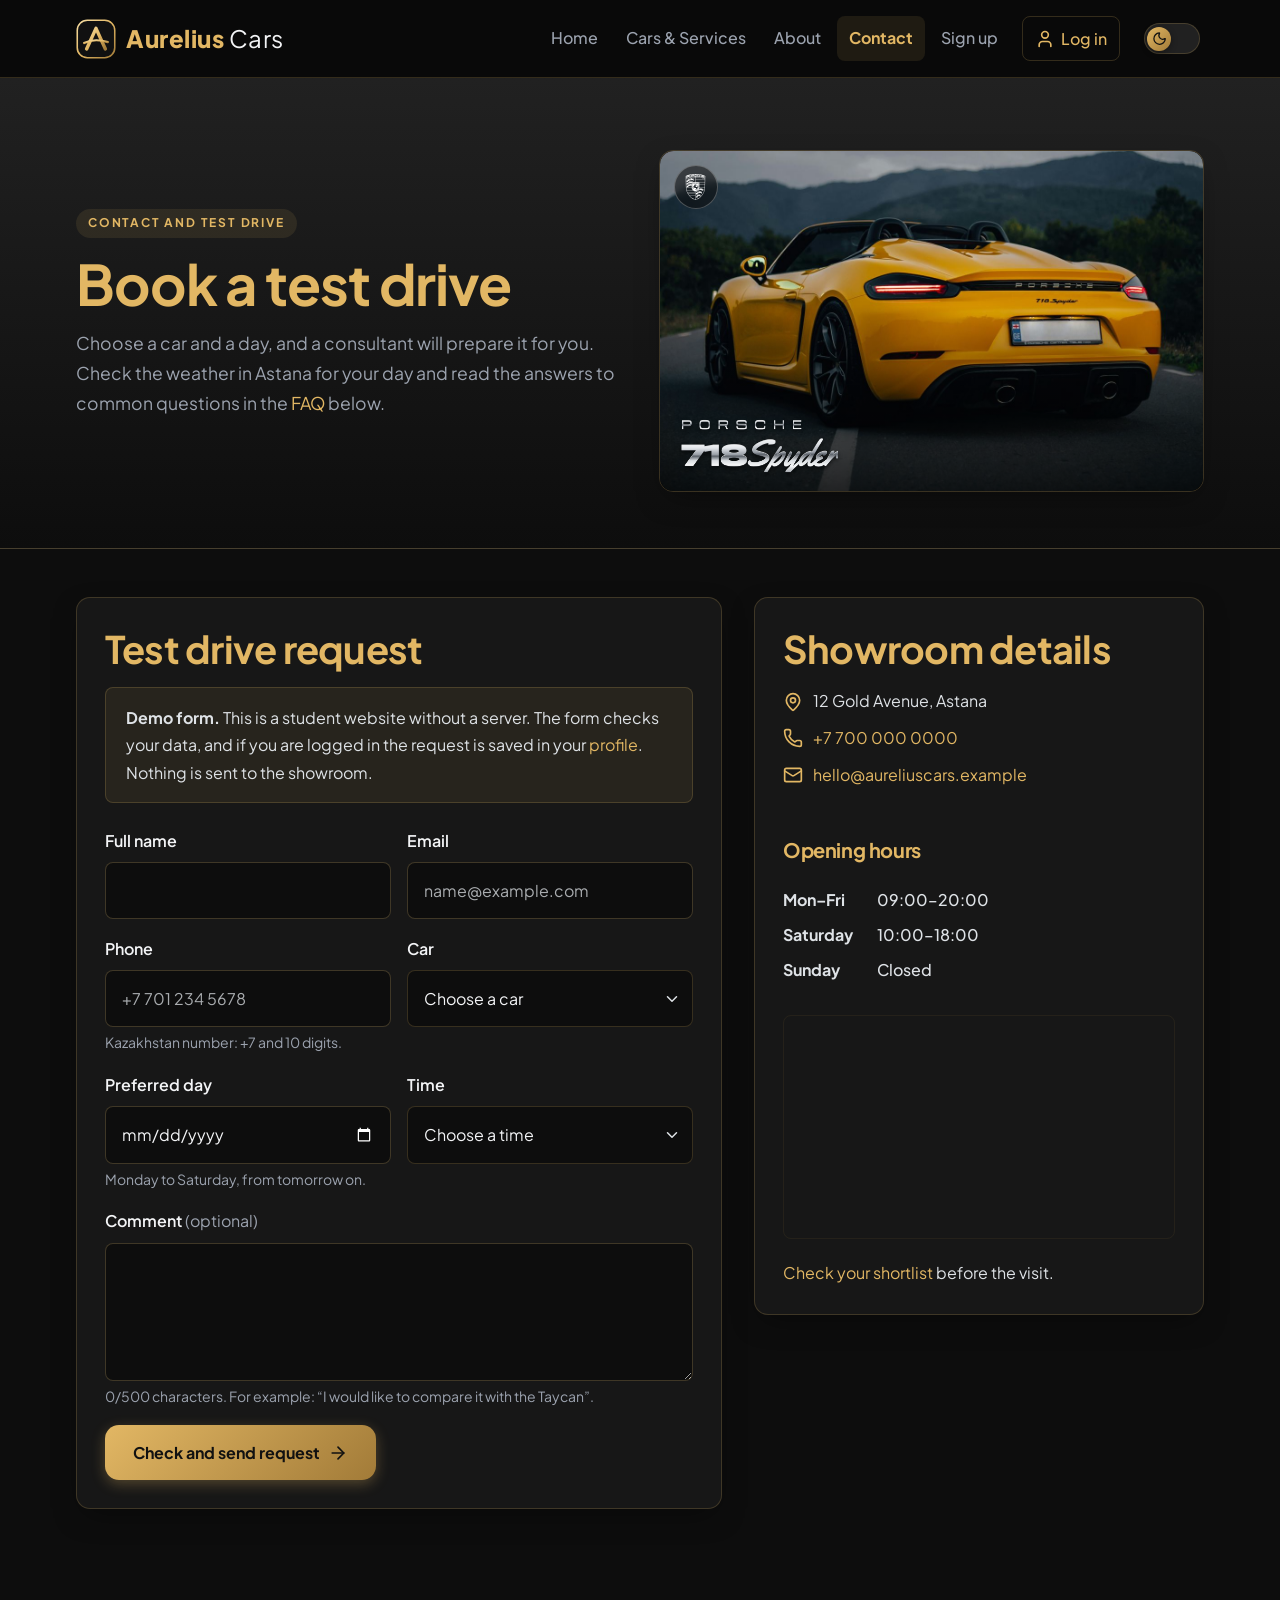
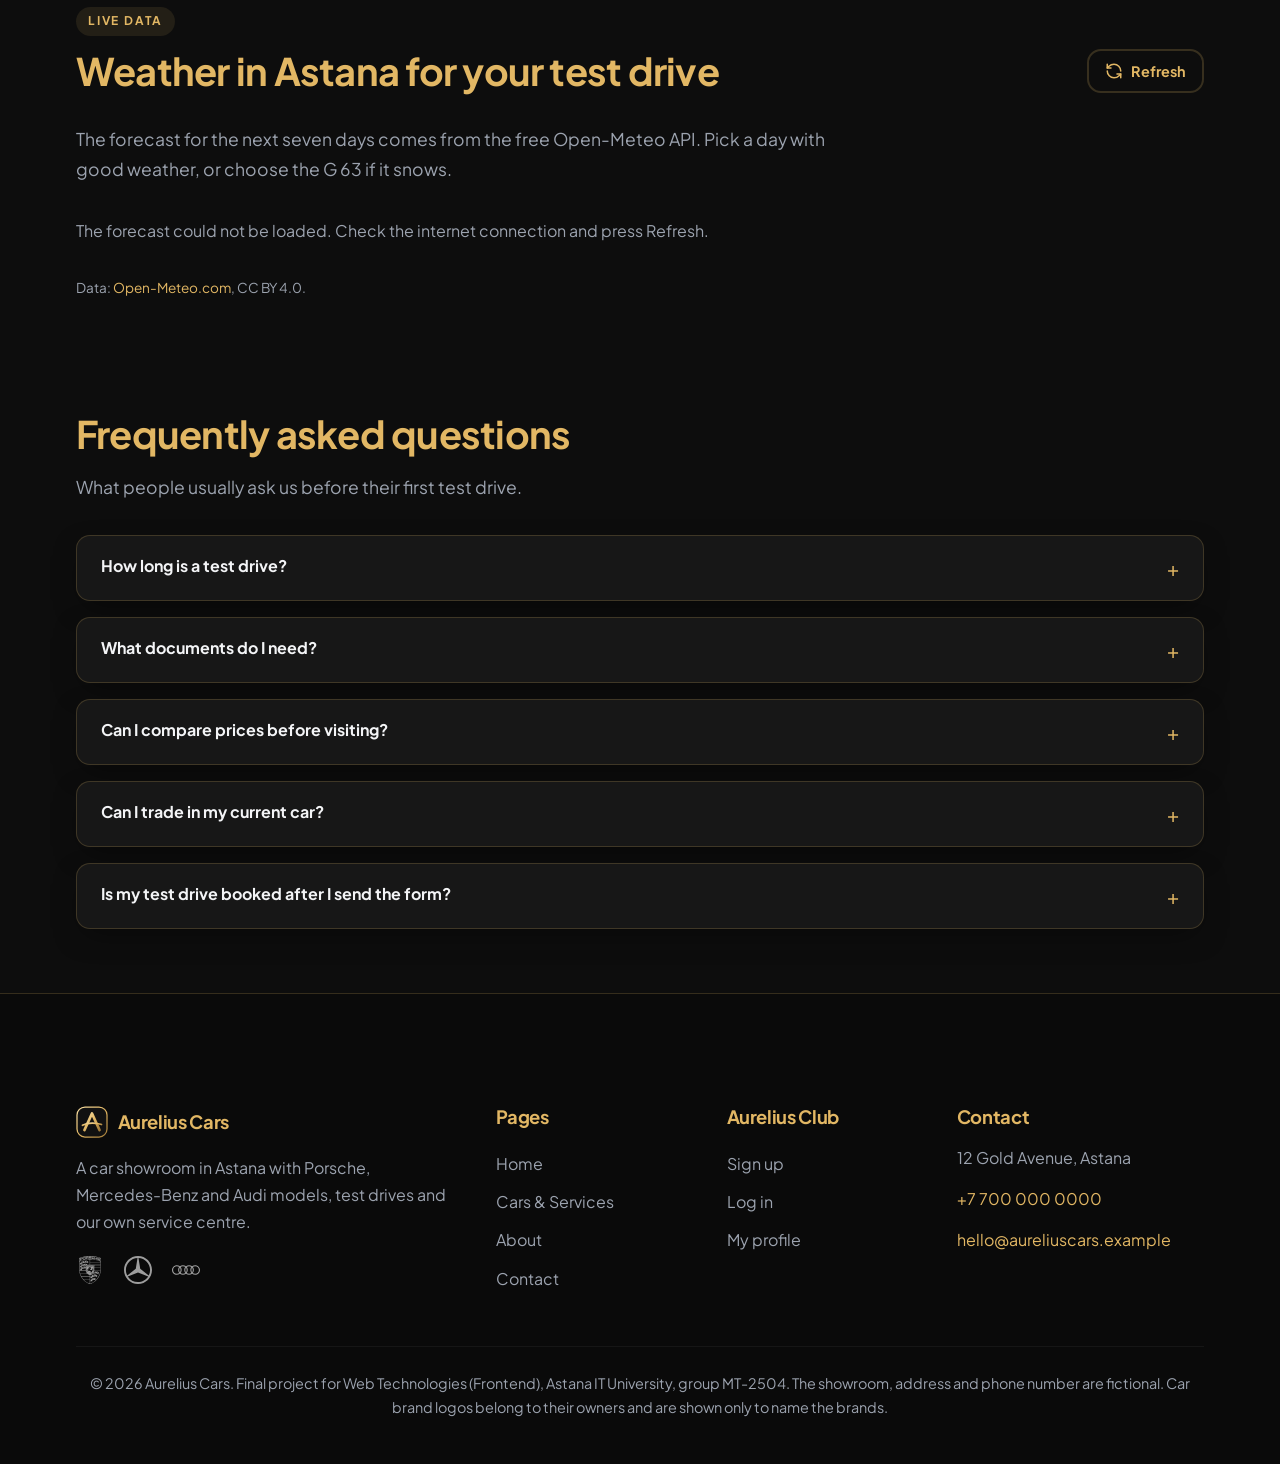
<file: contact.html>
<!DOCTYPE html>
<html lang="en" data-bs-theme="dark">
<head>
    <meta charset="UTF-8">
    <meta name="viewport" content="width=device-width, initial-scale=1.0">
    <meta name="description" content="Book a test drive, check the weather in Astana for your day and read answers to common questions.">
    <meta name="theme-color" content="#0d0d0d">
    <title>Contact | Aurelius Cars</title>
    <link rel="icon" href="images/favicon/favicon.svg" type="image/svg+xml">
    <link rel="icon" href="images/favicon/favicon-32.png" sizes="32x32" type="image/png">
    <link rel="apple-touch-icon" href="images/favicon/apple-touch-icon.png">
    <link rel="manifest" href="site.webmanifest">
    <script>
        // runs before the page is drawn: the "js" class lets CSS prepare the menu and animations,
        // and the saved theme is applied at once, so there is no dark flash in light mode
        document.documentElement.classList.add('js');
        try {
            if (localStorage.getItem('theme') === 'light') {
                document.documentElement.classList.add('theme-light');
                document.documentElement.setAttribute('data-bs-theme', 'light');
            }
        } catch (error) {}
    </script>
    <link rel="stylesheet" href="css/vendor/bootstrap.min.css">
    <link rel="stylesheet" href="css/style.css">
    <link rel="stylesheet" href="css/responsive.css">
</head>
<body>
    <a class="skip-link" href="#main-content">Skip to main content</a>
    <header class="site-header">
        <div class="container header-inner">
            <a class="logo" href="index.html">
                <img class="logo-mark" src="images/logo-mark.svg" alt="Aurelius Cars logo: gold letter A" width="40" height="40">
                <span class="logo-text">Aurelius <span>Cars</span></span>
            </a>
            <button type="button" id="menu-toggle" class="menu-toggle" aria-expanded="false" aria-controls="main-nav">
                <span class="menu-bars" aria-hidden="true"><span></span><span></span><span></span></span><span class="menu-label">Menu</span>
            </button>
            <nav id="main-nav" class="main-nav" aria-label="Main navigation">
                <a href="index.html">Home</a>
                <a href="services.html">Cars &amp; Services</a>
                <a href="about.html">About</a>
                <a href="contact.html" aria-current="page">Contact</a>
                <a href="register.html" class="nav-signup" data-guest-only>Sign up</a>
                <a href="login.html" class="nav-account" id="account-link"><svg class="icon" viewBox="0 0 24 24" aria-hidden="true" focusable="false"><path d="M19 21v-2a4 4 0 0 0-4-4H9a4 4 0 0 0-4 4v2"/><circle cx="12" cy="7" r="4"/></svg><span id="account-label">Log in</span></a>
            </nav>
            <button type="button" id="theme-toggle" class="theme-switch" role="switch" aria-checked="false">
                <span class="visually-hidden">Light mode</span>
                <span class="theme-switch-track" aria-hidden="true">
                    <span class="theme-switch-thumb"><svg class="icon icon-moon" viewBox="0 0 24 24" aria-hidden="true" focusable="false"><path d="M20.985 12.486a9 9 0 1 1-9.473-9.472c.405-.022.617.46.402.803a6 6 0 0 0 8.268 8.268c.344-.215.825-.004.803.401"/></svg><svg class="icon icon-sun" viewBox="0 0 24 24" aria-hidden="true" focusable="false"><circle cx="12" cy="12" r="4"/><path d="M12 2v2"/><path d="M12 20v2"/><path d="m4.93 4.93 1.41 1.41"/><path d="m17.66 17.66 1.41 1.41"/><path d="M2 12h2"/><path d="M20 12h2"/><path d="m6.34 17.66-1.41 1.41"/><path d="m19.07 4.93-1.41 1.41"/></svg></span>
                </span>
            </button>
        </div>
    </header>

    <main id="main-content">
        <section class="page-hero" aria-labelledby="page-title">
            <div class="container hero-layout">
                <div class="hero-text">
                    <p class="eyebrow">Contact and test drive</p>
                    <h1 id="page-title">Book a test drive</h1>
                    <p class="hero-lead">Choose a car and a day, and a consultant will prepare it for you. Check the weather in Astana for your day and read the answers to common questions in the <a href="#faq">FAQ</a> below.</p>
                </div>
                <div class="hero-media car-media">
                    <img class="hero-image" src="images/porsche-718-spyder.jpg" alt="Yellow Porsche 718 Spyder on a mountain road" width="1200" height="900">
                    <span class="brand-badge"><img src="images/brands/porsche.svg" alt="Porsche logo" width="26" height="26"></span>
                    <span class="emblem emblem-porsche-718-spyder"><img class="emblem-img" src="images/emblems/porsche-718-spyder.png" alt="Porsche 718 Spyder badge" width="329" height="120" loading="lazy"><span class="emblem-shine" style="-webkit-mask-image: url('images/emblems/porsche-718-spyder.png'); mask-image: url('images/emblems/porsche-718-spyder.png')"></span></span>
                </div>
            </div>
        </section>

        <section id="test-drive" aria-labelledby="form-title">
            <div class="container contact-layout">
                <div class="card contact-form">
                    <h2 id="form-title">Test drive request</h2>
                    <p class="demo-note" id="demo-note"><strong>Demo form.</strong> This is a student website without a server. The form checks your data, and if you are logged in the request is saved in your <a href="profile.html">profile</a>. Nothing is sent to the showroom.</p>
                    <form id="test-drive-form" class="row g-3" novalidate aria-describedby="demo-note">
                        <div class="col-md-6">
                            <label for="td-name" class="form-label">Full name</label>
                            <input type="text" class="form-control" id="td-name" name="name" autocomplete="name" maxlength="60" data-validate aria-describedby="td-name-error">
                            <div class="invalid-feedback" id="td-name-error"></div>
                        </div>
                        <div class="col-md-6">
                            <label for="td-email" class="form-label">Email</label>
                            <input type="email" class="form-control" id="td-email" name="email" autocomplete="email" placeholder="name@example.com" maxlength="80" data-validate aria-describedby="td-email-error">
                            <div class="invalid-feedback" id="td-email-error"></div>
                        </div>
                        <div class="col-md-6">
                            <label for="td-phone" class="form-label">Phone</label>
                            <input type="tel" class="form-control" id="td-phone" name="phone" autocomplete="tel" placeholder="+7 701 234 5678" maxlength="20" data-validate aria-describedby="td-phone-help td-phone-error">
                            <div class="form-text" id="td-phone-help">Kazakhstan number: +7 and 10 digits.</div>
                            <div class="invalid-feedback" id="td-phone-error"></div>
                        </div>
                        <div class="col-md-6">
                            <label for="td-car" class="form-label">Car</label>
                            <select class="form-select" id="td-car" name="car" data-validate aria-describedby="td-car-error">
                                <option value="">Choose a car</option>
                                <option value="porsche-911">Porsche 911 Carrera S</option>
                                <option value="mercedes-g63">Mercedes-AMG G 63</option>
                                <option value="mercedes-s-class">Mercedes-Benz S-Class</option>
                                <option value="porsche-taycan">Porsche Taycan 4S</option>
                                <option value="audi-a7">Audi A7 Sportback</option>
                                <option value="porsche-718-spyder">Porsche 718 Spyder</option>
                            </select>
                            <div class="invalid-feedback" id="td-car-error"></div>
                        </div>
                        <div class="col-md-6">
                            <label for="td-date" class="form-label">Preferred day</label>
                            <input type="date" class="form-control" id="td-date" name="date" data-validate aria-describedby="td-date-help td-date-error td-date-weather">
                            <div class="form-text" id="td-date-help">Monday to Saturday, from tomorrow on.</div>
                            <div class="invalid-feedback" id="td-date-error"></div>
                            <p class="date-weather" id="td-date-weather" aria-live="polite" hidden></p>
                        </div>
                        <div class="col-md-6">
                            <label for="td-time" class="form-label">Time</label>
                            <select class="form-select" id="td-time" name="time" data-validate aria-describedby="td-time-error">
                                <option value="">Choose a time</option>
                                <option>10:00</option>
                                <option>12:00</option>
                                <option>14:00</option>
                                <option>16:00</option>
                                <option>18:00</option>
                            </select>
                            <div class="invalid-feedback" id="td-time-error"></div>
                        </div>
                        <div class="col-12">
                            <label for="td-message" class="form-label">Comment <span class="optional">(optional)</span></label>
                            <textarea class="form-control" id="td-message" name="message" rows="4" maxlength="500" aria-describedby="td-message-help"></textarea>
                            <div class="form-text" id="td-message-help"><span id="message-count">0</span>/500 characters. For example: &ldquo;I would like to compare it with the Taycan&rdquo;.</div>
                        </div>
                        <div class="col-12">
                            <button type="submit" class="button button-arrow">Check and send request <svg class="icon" viewBox="0 0 24 24" aria-hidden="true" focusable="false"><path d="M5 12h14"/><path d="m12 5 7 7-7 7"/></svg></button>
                        </div>
                    </form>
                    <div class="form-success" id="form-success" role="status" tabindex="-1" hidden>
                        <p class="form-success-title">Your request passed all checks</p>
                        <p id="form-success-text"></p>
                        <p class="form-success-note" id="form-success-note">Demo only: nothing was sent, so nobody will call you.</p>
                    </div>
                </div>
                <aside class="card contact-details" aria-labelledby="details-title">
                    <h2 id="details-title">Showroom details</h2>
                    <address>
                        <p class="contact-line"><svg class="icon" viewBox="0 0 24 24" aria-hidden="true" focusable="false"><path d="M20 10c0 4.993-5.539 10.193-7.399 11.799a1 1 0 0 1-1.202 0C9.539 20.193 4 14.993 4 10a8 8 0 0 1 16 0"/><circle cx="12" cy="10" r="3"/></svg> 12 Gold Avenue, Astana</p>
                        <p class="contact-line"><svg class="icon" viewBox="0 0 24 24" aria-hidden="true" focusable="false"><path d="M13.832 16.568a1 1 0 0 0 1.213-.303l.355-.465A2 2 0 0 1 17 15h3a2 2 0 0 1 2 2v3a2 2 0 0 1-2 2A18 18 0 0 1 2 4a2 2 0 0 1 2-2h3a2 2 0 0 1 2 2v3a2 2 0 0 1-.8 1.6l-.468.351a1 1 0 0 0-.292 1.233 14 14 0 0 0 6.392 6.384"/></svg> <a href="tel:+77000000000">+7 700 000 0000</a></p>
                        <p class="contact-line"><svg class="icon" viewBox="0 0 24 24" aria-hidden="true" focusable="false"><path d="m22 7-8.991 5.727a2 2 0 0 1-2.009 0L2 7"/><rect x="2" y="4" width="20" height="16" rx="2"/></svg> <a href="mailto:hello@aureliuscars.example">hello@aureliuscars.example</a></p>
                    </address>
                    <h3>Opening hours</h3>
                    <dl class="hours">
                        <dt>Mon&ndash;Fri</dt><dd>09:00&ndash;20:00</dd>
                        <dt>Saturday</dt><dd>10:00&ndash;18:00</dd>
                        <dt>Sunday</dt><dd>Closed</dd>
                    </dl>
                    <iframe class="map" title="Map of the centre of Astana from OpenStreetMap" src="https://www.openstreetmap.org/export/embed.html?bbox=71.395%2C51.115%2C71.465%2C51.145&amp;layer=mapnik&amp;marker=51.1283%2C71.4305" loading="lazy"></iframe>
                    <p><a href="services.html#shortlist-section">Check your shortlist</a> before the visit.</p>
                </aside>
            </div>
        </section>

        <section id="weather" aria-labelledby="weather-title">
            <div class="container">
                <div class="section-head">
                    <div>
                        <p class="eyebrow">Live data</p>
                        <h2 id="weather-title">Weather in Astana for your test drive</h2>
                    </div>
                    <button type="button" class="button button-outline button-small" id="weather-refresh"><svg class="icon" viewBox="0 0 24 24" aria-hidden="true" focusable="false"><path d="M21 12a9 9 0 0 0-9-9 9.75 9.75 0 0 0-6.74 2.74L3 8"/><path d="M3 3v5h5"/><path d="M3 12a9 9 0 0 0 9 9 9.75 9.75 0 0 0 6.74-2.74L21 16"/><path d="M16 16h5v5"/></svg><span>Refresh</span></button>
                </div>
                <p class="section-intro">The forecast for the next seven days comes from the free Open-Meteo API. Pick a day with good weather, or choose the G 63 if it snows.</p>
                <p class="weather-status" id="weather-status" aria-live="polite">Loading the forecast&hellip;</p>
                <ul class="weather-list" id="weather-list"></ul>
                <p class="api-note">Data: <a href="https://open-meteo.com/" target="_blank" rel="noopener">Open-Meteo.com</a>, CC BY 4.0.</p>
            </div>
        </section>

        <section id="faq" class="faq" aria-labelledby="faq-title">
            <div class="container">
                <h2 id="faq-title">Frequently asked questions</h2>
                <p class="section-intro">What people usually ask us before their first test drive.</p>
                <div class="faq-list">
                    <div class="faq-item">
                        <h3 class="faq-question">
                            <button type="button" class="faq-toggle" aria-expanded="false" aria-controls="faq-answer-1">How long is a test drive?</button>
                        </h3>
                        <div class="faq-answer" id="faq-answer-1" hidden>
                            <p>A standard test drive takes about 30 minutes on city roads with one of our consultants. For the G 63 we also add a short off-road part outside the city.</p>
                        </div>
                    </div>
                    <div class="faq-item">
                        <h3 class="faq-question">
                            <button type="button" class="faq-toggle" aria-expanded="false" aria-controls="faq-answer-2">What documents do I need?</button>
                        </h3>
                        <div class="faq-answer" id="faq-answer-2" hidden>
                            <p>Bring your ID and a valid driving licence. You must be at least 21 years old and have at least two years of driving experience.</p>
                        </div>
                    </div>
                    <div class="faq-item">
                        <h3 class="faq-question">
                            <button type="button" class="faq-toggle" aria-expanded="false" aria-controls="faq-answer-3">Can I compare prices before visiting?</button>
                        </h3>
                        <div class="faq-answer" id="faq-answer-3" hidden>
                            <p>Yes. All starting prices are in the <a href="services.html#compare">comparison table</a> on the Cars &amp; Services page, in US dollars, tenge or euro.</p>
                        </div>
                    </div>
                    <div class="faq-item">
                        <h3 class="faq-question">
                            <button type="button" class="faq-toggle" aria-expanded="false" aria-controls="faq-answer-4">Can I trade in my current car?</button>
                        </h3>
                        <div class="faq-answer" id="faq-answer-4" hidden>
                            <p>Yes. Bring the car to the showroom, our expert checks it for free and the value is counted in the price of the new one.</p>
                        </div>
                    </div>
                    <div class="faq-item">
                        <h3 class="faq-question">
                            <button type="button" class="faq-toggle" aria-expanded="false" aria-controls="faq-answer-5">Is my test drive booked after I send the form?</button>
                        </h3>
                        <div class="faq-answer" id="faq-answer-5" hidden>
                            <p>Not on this website. It is a student project without a server, so the form only checks your data in the browser and saves the request in your profile. To really book a test drive you would call the showroom.</p>
                        </div>
                    </div>
                </div>
            </div>
        </section>

        <!-- weather icons for contact.js -->
        <template id="icon-sun"><svg class="icon" viewBox="0 0 24 24" aria-hidden="true" focusable="false"><circle cx="12" cy="12" r="4"/><path d="M12 2v2"/><path d="M12 20v2"/><path d="m4.93 4.93 1.41 1.41"/><path d="m17.66 17.66 1.41 1.41"/><path d="M2 12h2"/><path d="M20 12h2"/><path d="m6.34 17.66-1.41 1.41"/><path d="m19.07 4.93-1.41 1.41"/></svg></template>
        <template id="icon-cloud-sun"><svg class="icon" viewBox="0 0 24 24" aria-hidden="true" focusable="false"><path d="M12 2v2"/><path d="m4.93 4.93 1.41 1.41"/><path d="M20 12h2"/><path d="m19.07 4.93-1.41 1.41"/><path d="M15.947 12.65a4 4 0 0 0-5.925-4.128"/><path d="M13 22H7a5 5 0 1 1 4.9-6H13a3 3 0 0 1 0 6Z"/></svg></template>
        <template id="icon-cloud"><svg class="icon" viewBox="0 0 24 24" aria-hidden="true" focusable="false"><path d="M17.5 19H9a7 7 0 1 1 6.71-9h1.79a4.5 4.5 0 1 1 0 9Z"/></svg></template>
        <template id="icon-cloud-fog"><svg class="icon" viewBox="0 0 24 24" aria-hidden="true" focusable="false"><path d="M4 14.899A7 7 0 1 1 15.71 8h1.79a4.5 4.5 0 0 1 2.5 8.242"/><path d="M16 17H7"/><path d="M17 21H9"/></svg></template>
        <template id="icon-cloud-drizzle"><svg class="icon" viewBox="0 0 24 24" aria-hidden="true" focusable="false"><path d="M4 14.899A7 7 0 1 1 15.71 8h1.79a4.5 4.5 0 0 1 2.5 8.242"/><path d="M8 19v1"/><path d="M8 14v1"/><path d="M16 19v1"/><path d="M16 14v1"/><path d="M12 21v1"/><path d="M12 16v1"/></svg></template>
        <template id="icon-cloud-rain"><svg class="icon" viewBox="0 0 24 24" aria-hidden="true" focusable="false"><path d="M4 14.899A7 7 0 1 1 15.71 8h1.79a4.5 4.5 0 0 1 2.5 8.242"/><path d="M16 14v6"/><path d="M8 14v6"/><path d="M12 16v6"/></svg></template>
        <template id="icon-cloud-snow"><svg class="icon" viewBox="0 0 24 24" aria-hidden="true" focusable="false"><path d="M4 14.899A7 7 0 1 1 15.71 8h1.79a4.5 4.5 0 0 1 2.5 8.242"/><path d="M8 15h.01"/><path d="M8 19h.01"/><path d="M12 17h.01"/><path d="M12 21h.01"/><path d="M16 15h.01"/><path d="M16 19h.01"/></svg></template>
        <template id="icon-cloud-lightning"><svg class="icon" viewBox="0 0 24 24" aria-hidden="true" focusable="false"><path d="M6 16.326A7 7 0 1 1 15.71 8h1.79a4.5 4.5 0 0 1 .5 8.973"/><path d="m13 12-3 5h4l-3 5"/></svg></template>
    </main>

    <footer class="site-footer">
        <div class="container">
            <div class="footer-grid">
                <section aria-labelledby="footer-about">
                    <h2 id="footer-about" class="footer-logo"><img src="images/logo-mark.svg" alt="" width="32" height="32"> Aurelius Cars</h2>
                    <p>A car showroom in Astana with Porsche, Mercedes-Benz and Audi models, test drives and our own service centre.</p>
                    <ul class="footer-brands" aria-label="Brands in our showroom">
                        <li><img src="images/brands/porsche.svg" alt="Porsche logo" width="28" height="28"></li>
                        <li><img src="images/brands/mercedes.svg" alt="Mercedes-Benz logo" width="28" height="28"></li>
                        <li><img src="images/brands/audi.svg" alt="Audi logo" width="28" height="28"></li>
                    </ul>
                </section>
                <section aria-labelledby="footer-pages">
                    <h2 id="footer-pages">Pages</h2>
                    <ul>
                        <li><a href="index.html">Home</a></li>
                        <li><a href="services.html">Cars &amp; Services</a></li>
                        <li><a href="about.html">About</a></li>
                        <li><a href="contact.html">Contact</a></li>
                    </ul>
                </section>
                <section aria-labelledby="footer-club">
                    <h2 id="footer-club">Aurelius Club</h2>
                    <ul>
                        <li><a href="register.html">Sign up</a></li>
                        <li><a href="login.html">Log in</a></li>
                        <li><a href="profile.html">My profile</a></li>
                    </ul>
                </section>
                <section aria-labelledby="footer-contact">
                    <h2 id="footer-contact">Contact</h2>
                    <address>
                        <p>12 Gold Avenue, Astana</p>
                        <p><a href="tel:+77000000000">+7 700 000 0000</a></p>
                        <p><a href="mailto:hello@aureliuscars.example">hello@aureliuscars.example</a></p>
                    </address>
                </section>
            </div>
            <p class="copyright">&copy; 2026 Aurelius Cars. Final project for Web Technologies (Frontend), Astana IT University, group MT-2504. The showroom, address and phone number are fictional. Car brand logos belong to their owners and are shown only to name the brands.</p>
        </div>
    </footer>
    <p class="toast" id="toast" role="status" aria-live="polite"></p>
    <script src="js/vendor/jquery-3.7.1.min.js"></script>
    <script src="js/auth.js"></script>
    <script src="js/script.js"></script>
    <script src="js/contact.js"></script>
    <script src="js/faq.js"></script>
</body>
</html>
</file>
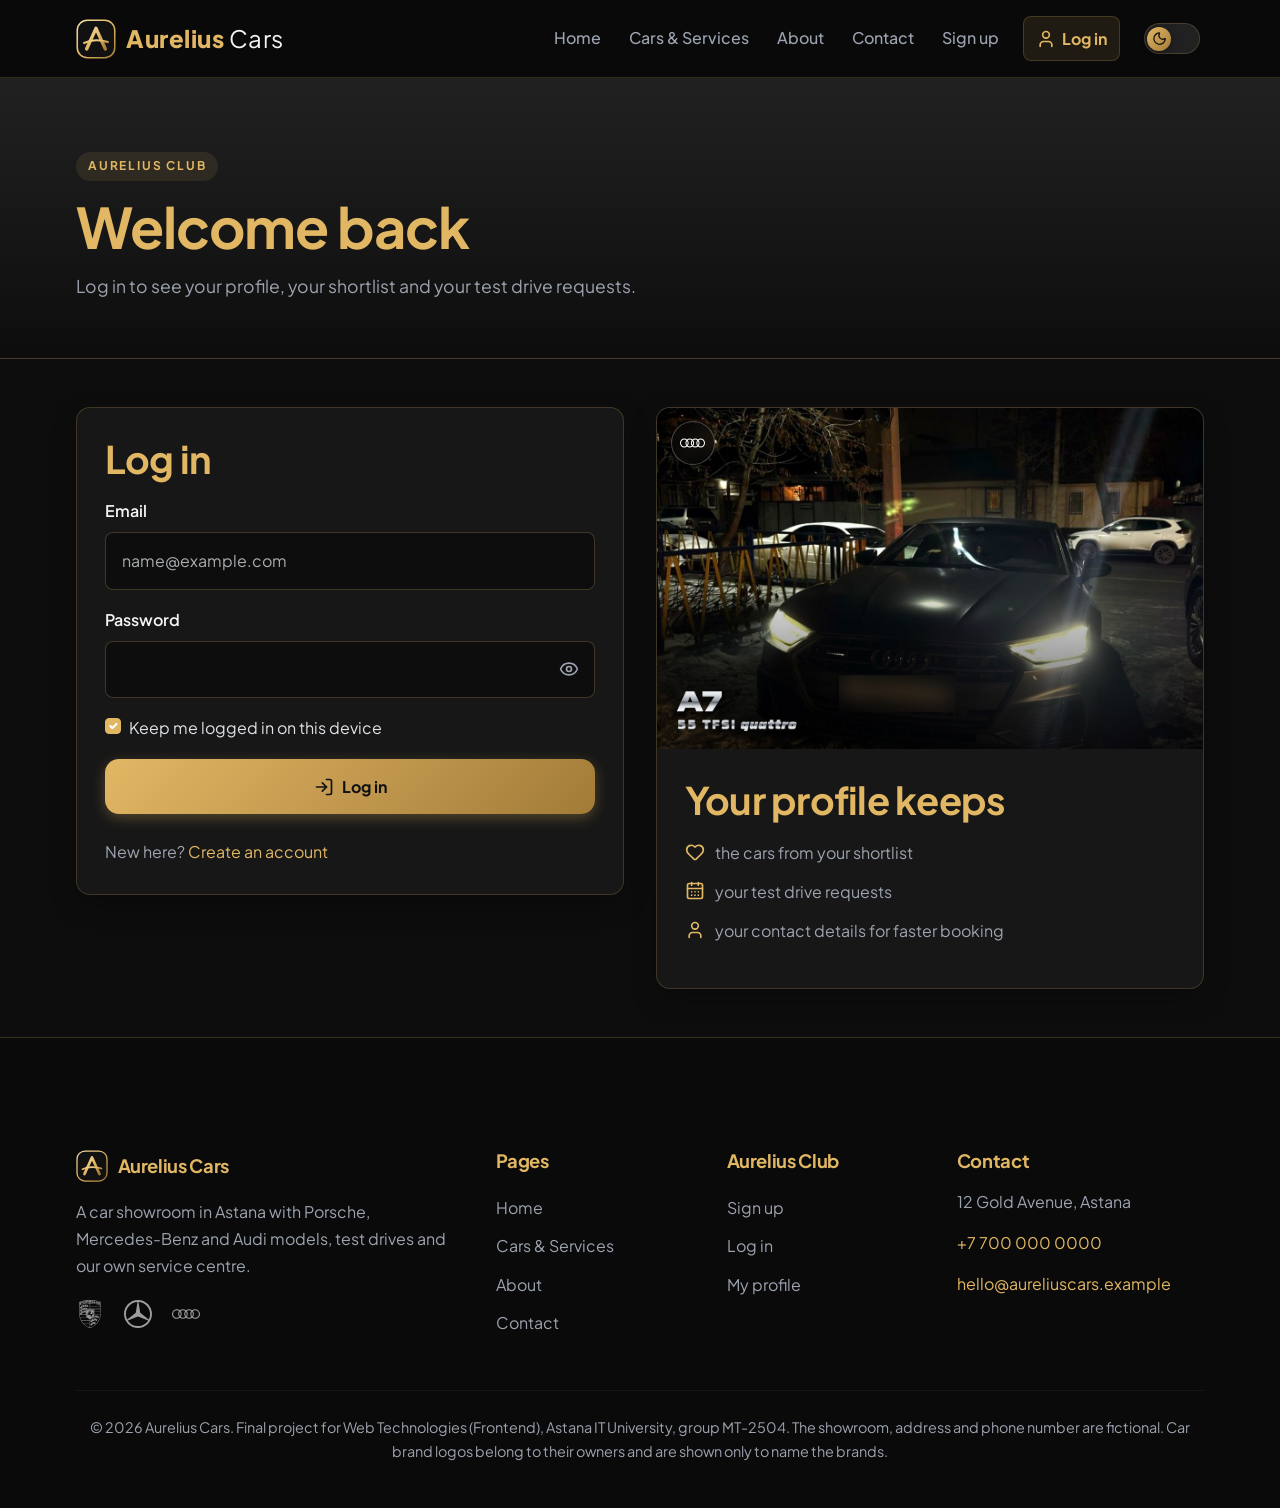
<file: login.html>
<!DOCTYPE html>
<html lang="en" data-bs-theme="dark">
<head>
    <meta charset="UTF-8">
    <meta name="viewport" content="width=device-width, initial-scale=1.0">
    <meta name="description" content="Log in to your Aurelius Club account.">
    <meta name="theme-color" content="#0d0d0d">
    <title>Log in | Aurelius Cars</title>
    <link rel="icon" href="images/favicon/favicon.svg" type="image/svg+xml">
    <link rel="icon" href="images/favicon/favicon-32.png" sizes="32x32" type="image/png">
    <link rel="apple-touch-icon" href="images/favicon/apple-touch-icon.png">
    <link rel="manifest" href="site.webmanifest">
    <script>
        // runs before the page is drawn: the "js" class lets CSS prepare the menu and animations,
        // and the saved theme is applied at once, so there is no dark flash in light mode
        document.documentElement.classList.add('js');
        try {
            if (localStorage.getItem('theme') === 'light') {
                document.documentElement.classList.add('theme-light');
                document.documentElement.setAttribute('data-bs-theme', 'light');
            }
        } catch (error) {}
    </script>
    <link rel="stylesheet" href="css/vendor/bootstrap.min.css">
    <link rel="stylesheet" href="css/style.css">
    <link rel="stylesheet" href="css/responsive.css">
</head>
<body>
    <a class="skip-link" href="#main-content">Skip to main content</a>
    <header class="site-header">
        <div class="container header-inner">
            <a class="logo" href="index.html">
                <img class="logo-mark" src="images/logo-mark.svg" alt="Aurelius Cars logo: gold letter A" width="40" height="40">
                <span class="logo-text">Aurelius <span>Cars</span></span>
            </a>
            <button type="button" id="menu-toggle" class="menu-toggle" aria-expanded="false" aria-controls="main-nav">
                <span class="menu-bars" aria-hidden="true"><span></span><span></span><span></span></span><span class="menu-label">Menu</span>
            </button>
            <nav id="main-nav" class="main-nav" aria-label="Main navigation">
                <a href="index.html">Home</a>
                <a href="services.html">Cars &amp; Services</a>
                <a href="about.html">About</a>
                <a href="contact.html">Contact</a>
                <a href="register.html" class="nav-signup" data-guest-only>Sign up</a>
                <a href="login.html" class="nav-account" id="account-link" aria-current="page"><svg class="icon" viewBox="0 0 24 24" aria-hidden="true" focusable="false"><path d="M19 21v-2a4 4 0 0 0-4-4H9a4 4 0 0 0-4 4v2"/><circle cx="12" cy="7" r="4"/></svg><span id="account-label">Log in</span></a>
            </nav>
            <button type="button" id="theme-toggle" class="theme-switch" role="switch" aria-checked="false">
                <span class="visually-hidden">Light mode</span>
                <span class="theme-switch-track" aria-hidden="true">
                    <span class="theme-switch-thumb"><svg class="icon icon-moon" viewBox="0 0 24 24" aria-hidden="true" focusable="false"><path d="M20.985 12.486a9 9 0 1 1-9.473-9.472c.405-.022.617.46.402.803a6 6 0 0 0 8.268 8.268c.344-.215.825-.004.803.401"/></svg><svg class="icon icon-sun" viewBox="0 0 24 24" aria-hidden="true" focusable="false"><circle cx="12" cy="12" r="4"/><path d="M12 2v2"/><path d="M12 20v2"/><path d="m4.93 4.93 1.41 1.41"/><path d="m17.66 17.66 1.41 1.41"/><path d="M2 12h2"/><path d="M20 12h2"/><path d="m6.34 17.66-1.41 1.41"/><path d="m19.07 4.93-1.41 1.41"/></svg></span>
                </span>
            </button>
        </div>
    </header>

    <main id="main-content">
        <section class="page-hero page-hero-compact" aria-labelledby="page-title">
            <div class="container">
                <p class="eyebrow">Aurelius Club</p>
                <h1 id="page-title">Welcome back</h1>
                <p class="section-intro">Log in to see your profile, your shortlist and your test drive requests.</p>
            </div>
        </section>

        <section aria-labelledby="login-title">
            <div class="container auth-layout auth-layout-narrow">
                <div class="card auth-card">
                    <h2 id="login-title">Log in</h2>
                    <p class="info-note" id="login-info" hidden></p>
                    <form id="login-form" class="row g-3" novalidate>
                        <div class="col-12">
                            <label for="login-email" class="form-label">Email</label>
                            <input type="email" class="form-control" id="login-email" name="email" autocomplete="email" placeholder="name@example.com" maxlength="80" data-validate aria-describedby="login-email-error">
                            <div class="invalid-feedback" id="login-email-error"></div>
                        </div>
                        <div class="col-12">
                            <label for="login-password" class="form-label">Password</label>
                            <div class="password-field">
                                <input type="password" class="form-control" id="login-password" name="password" autocomplete="current-password" maxlength="64" data-validate aria-describedby="login-password-error">
                                <button type="button" class="password-toggle" aria-controls="login-password" aria-pressed="false"><svg class="icon" viewBox="0 0 24 24" aria-hidden="true" focusable="false"><path d="M2.062 12.348a1 1 0 0 1 0-.696 10.75 10.75 0 0 1 19.876 0 1 1 0 0 1 0 .696 10.75 10.75 0 0 1-19.876 0"/><circle cx="12" cy="12" r="3"/></svg><span class="visually-hidden">Show password</span></button>
                            </div>
                            <div class="invalid-feedback" id="login-password-error"></div>
                        </div>
                        <div class="col-12">
                            <div class="form-check">
                                <input class="form-check-input" type="checkbox" id="remember-me" name="remember" checked>
                                <label class="form-check-label" for="remember-me">Keep me logged in on this device</label>
                            </div>
                        </div>
                        <div class="col-12">
                            <button type="submit" class="button button-arrow button-wide"><svg class="icon" viewBox="0 0 24 24" aria-hidden="true" focusable="false"><path d="m10 17 5-5-5-5"/><path d="M15 12H3"/><path d="M15 3h4a2 2 0 0 1 2 2v14a2 2 0 0 1-2 2h-4"/></svg> Log in</button>
                        </div>
                    </form>
                    <p class="form-error-summary" id="login-summary" role="alert" hidden></p>
                    <p class="auth-switch">New here? <a href="register.html">Create an account</a></p>
                </div>
                <aside class="card auth-aside" aria-labelledby="login-aside-title">
                    <div class="car-media">
                        <img class="card-image" src="images/audi-a7.jpg" alt="Dark grey Audi A7 Sportback at night with headlights on" width="1200" height="900" loading="lazy">
                        <span class="brand-badge"><img src="images/brands/audi.svg" alt="Audi logo" width="26" height="26"></span>
                        <span class="emblem emblem-audi-a7"><img class="emblem-img" src="images/emblems/audi-a7.png" alt="Audi A7 55 TFSI quattro badge" width="310" height="120" loading="lazy"><span class="emblem-shine" style="-webkit-mask-image: url('images/emblems/audi-a7.png'); mask-image: url('images/emblems/audi-a7.png')"></span></span>
                    </div>
                    <div class="auth-aside-body">
                        <h2 id="login-aside-title">Your profile keeps</h2>
                        <ul class="benefits">
                            <li><svg class="icon" viewBox="0 0 24 24" aria-hidden="true" focusable="false"><path d="M2 9.5a5.5 5.5 0 0 1 9.591-3.676.56.56 0 0 0 .818 0A5.49 5.49 0 0 1 22 9.5c0 2.29-1.5 4-3 5.5l-5.492 5.313a2 2 0 0 1-3 .019L5 15c-1.5-1.5-3-3.2-3-5.5"/></svg> the cars from your shortlist</li>
                            <li><svg class="icon" viewBox="0 0 24 24" aria-hidden="true" focusable="false"><path d="M8 2v3"/><path d="M16 2v3"/><rect x="3" y="3" width="18" height="18" rx="2"/><path d="M3 9h18"/><path d="M8 13h.01"/><path d="M12 13h.01"/><path d="M16 13h.01"/><path d="M8 17h.01"/><path d="M12 17h.01"/><path d="M16 17h.01"/></svg> your test drive requests</li>
                            <li><svg class="icon" viewBox="0 0 24 24" aria-hidden="true" focusable="false"><path d="M19 21v-2a4 4 0 0 0-4-4H9a4 4 0 0 0-4 4v2"/><circle cx="12" cy="7" r="4"/></svg> your contact details for faster booking</li>
                        </ul>
                    </div>
                </aside>
            </div>
        </section>
    </main>

    <footer class="site-footer">
        <div class="container">
            <div class="footer-grid">
                <section aria-labelledby="footer-about">
                    <h2 id="footer-about" class="footer-logo"><img src="images/logo-mark.svg" alt="" width="32" height="32"> Aurelius Cars</h2>
                    <p>A car showroom in Astana with Porsche, Mercedes-Benz and Audi models, test drives and our own service centre.</p>
                    <ul class="footer-brands" aria-label="Brands in our showroom">
                        <li><img src="images/brands/porsche.svg" alt="Porsche logo" width="28" height="28"></li>
                        <li><img src="images/brands/mercedes.svg" alt="Mercedes-Benz logo" width="28" height="28"></li>
                        <li><img src="images/brands/audi.svg" alt="Audi logo" width="28" height="28"></li>
                    </ul>
                </section>
                <section aria-labelledby="footer-pages">
                    <h2 id="footer-pages">Pages</h2>
                    <ul>
                        <li><a href="index.html">Home</a></li>
                        <li><a href="services.html">Cars &amp; Services</a></li>
                        <li><a href="about.html">About</a></li>
                        <li><a href="contact.html">Contact</a></li>
                    </ul>
                </section>
                <section aria-labelledby="footer-club">
                    <h2 id="footer-club">Aurelius Club</h2>
                    <ul>
                        <li><a href="register.html">Sign up</a></li>
                        <li><a href="login.html">Log in</a></li>
                        <li><a href="profile.html">My profile</a></li>
                    </ul>
                </section>
                <section aria-labelledby="footer-contact">
                    <h2 id="footer-contact">Contact</h2>
                    <address>
                        <p>12 Gold Avenue, Astana</p>
                        <p><a href="tel:+77000000000">+7 700 000 0000</a></p>
                        <p><a href="mailto:hello@aureliuscars.example">hello@aureliuscars.example</a></p>
                    </address>
                </section>
            </div>
            <p class="copyright">&copy; 2026 Aurelius Cars. Final project for Web Technologies (Frontend), Astana IT University, group MT-2504. The showroom, address and phone number are fictional. Car brand logos belong to their owners and are shown only to name the brands.</p>
        </div>
    </footer>
    <p class="toast" id="toast" role="status" aria-live="polite"></p>
    <script src="js/vendor/jquery-3.7.1.min.js"></script>
    <script src="js/auth.js"></script>
    <script src="js/script.js"></script>
    <script src="js/login.js"></script>
</body>
</html>
</file>
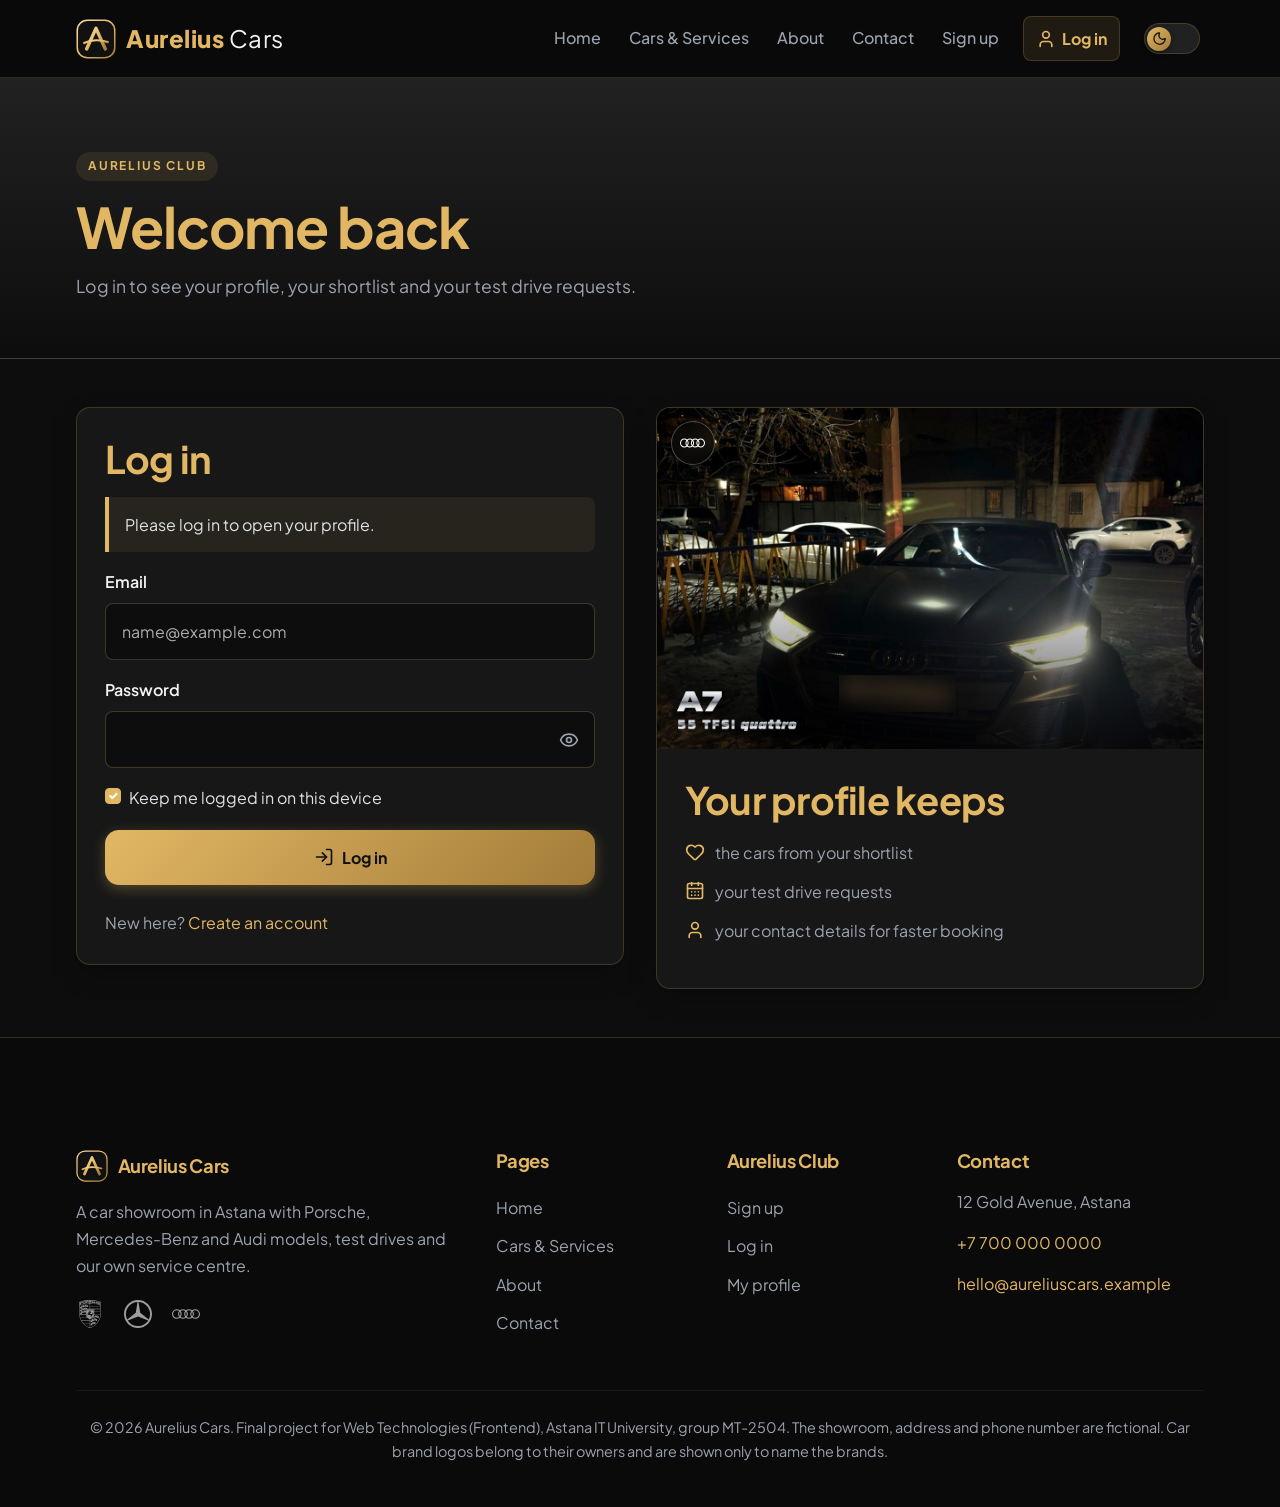
<file: profile.html>
<!DOCTYPE html>
<html lang="en" data-bs-theme="dark">
<head>
    <meta charset="UTF-8">
    <meta name="viewport" content="width=device-width, initial-scale=1.0">
    <meta name="description" content="Your Aurelius Club profile: personal details, shortlist and test drive requests.">
    <meta name="theme-color" content="#0d0d0d">
    <title>My profile | Aurelius Cars</title>
    <link rel="icon" href="images/favicon/favicon.svg" type="image/svg+xml">
    <link rel="icon" href="images/favicon/favicon-32.png" sizes="32x32" type="image/png">
    <link rel="apple-touch-icon" href="images/favicon/apple-touch-icon.png">
    <link rel="manifest" href="site.webmanifest">
    <script>
        // runs before the page is drawn: the "js" class lets CSS prepare the menu and animations,
        // and the saved theme is applied at once, so there is no dark flash in light mode
        document.documentElement.classList.add('js');
        try {
            if (localStorage.getItem('theme') === 'light') {
                document.documentElement.classList.add('theme-light');
                document.documentElement.setAttribute('data-bs-theme', 'light');
            }
        } catch (error) {}
    </script>
    <link rel="stylesheet" href="css/vendor/bootstrap.min.css">
    <link rel="stylesheet" href="css/style.css">
    <link rel="stylesheet" href="css/responsive.css">
</head>
<body>
    <a class="skip-link" href="#main-content">Skip to main content</a>
    <header class="site-header">
        <div class="container header-inner">
            <a class="logo" href="index.html">
                <img class="logo-mark" src="images/logo-mark.svg" alt="Aurelius Cars logo: gold letter A" width="40" height="40">
                <span class="logo-text">Aurelius <span>Cars</span></span>
            </a>
            <button type="button" id="menu-toggle" class="menu-toggle" aria-expanded="false" aria-controls="main-nav">
                <span class="menu-bars" aria-hidden="true"><span></span><span></span><span></span></span><span class="menu-label">Menu</span>
            </button>
            <nav id="main-nav" class="main-nav" aria-label="Main navigation">
                <a href="index.html">Home</a>
                <a href="services.html">Cars &amp; Services</a>
                <a href="about.html">About</a>
                <a href="contact.html">Contact</a>
                <a href="register.html" class="nav-signup" data-guest-only>Sign up</a>
                <a href="login.html" class="nav-account" id="account-link" aria-current="page"><svg class="icon" viewBox="0 0 24 24" aria-hidden="true" focusable="false"><path d="M19 21v-2a4 4 0 0 0-4-4H9a4 4 0 0 0-4 4v2"/><circle cx="12" cy="7" r="4"/></svg><span id="account-label">Log in</span></a>
            </nav>
            <button type="button" id="theme-toggle" class="theme-switch" role="switch" aria-checked="false">
                <span class="visually-hidden">Light mode</span>
                <span class="theme-switch-track" aria-hidden="true">
                    <span class="theme-switch-thumb"><svg class="icon icon-moon" viewBox="0 0 24 24" aria-hidden="true" focusable="false"><path d="M20.985 12.486a9 9 0 1 1-9.473-9.472c.405-.022.617.46.402.803a6 6 0 0 0 8.268 8.268c.344-.215.825-.004.803.401"/></svg><svg class="icon icon-sun" viewBox="0 0 24 24" aria-hidden="true" focusable="false"><circle cx="12" cy="12" r="4"/><path d="M12 2v2"/><path d="M12 20v2"/><path d="m4.93 4.93 1.41 1.41"/><path d="m17.66 17.66 1.41 1.41"/><path d="M2 12h2"/><path d="M20 12h2"/><path d="m6.34 17.66-1.41 1.41"/><path d="m19.07 4.93-1.41 1.41"/></svg></span>
                </span>
            </button>
        </div>
    </header>

    <main id="main-content">
        <section class="page-hero page-hero-compact" aria-labelledby="page-title">
            <div class="container profile-hero">
                <span class="avatar avatar-large" id="profile-avatar" aria-hidden="true">?</span>
                <div>
                    <p class="eyebrow">Aurelius Club member</p>
                    <h1 id="page-title">Hello, <span id="profile-first-name">member</span></h1>
                    <p class="profile-since" id="profile-since"></p>
                </div>
                <button type="button" class="button button-outline profile-logout" id="logout-button"><svg class="icon" viewBox="0 0 24 24" aria-hidden="true" focusable="false"><path d="m16 17 5-5-5-5"/><path d="M21 12H9"/><path d="M9 21H5a2 2 0 0 1-2-2V5a2 2 0 0 1 2-2h4"/></svg> Log out</button>
            </div>
        </section>

        <section aria-labelledby="details-title">
            <div class="container profile-grid">
                <div class="card">
                    <div class="card-head">
                        <h2 id="details-title">Personal details</h2>
                        <button type="button" class="button button-outline button-small" id="edit-toggle" aria-expanded="false" aria-controls="edit-form"><svg class="icon" viewBox="0 0 24 24" aria-hidden="true" focusable="false"><path d="M21.174 6.812a1 1 0 0 0-3.986-3.987L3.842 16.174a2 2 0 0 0-.5.83l-1.321 4.352a.5.5 0 0 0 .623.622l4.353-1.32a2 2 0 0 0 .83-.497z"/><path d="m15 5 4 4"/></svg><span>Edit</span></button>
                    </div>
                    <dl class="profile-details">
                        <dt>Name</dt><dd id="pd-name"></dd>
                        <dt>Email</dt><dd id="pd-email"></dd>
                        <dt>Phone</dt><dd id="pd-phone"></dd>
                        <dt>Country</dt><dd id="pd-country"></dd>
                        <dt>Year of birth</dt><dd id="pd-birth"></dd>
                        <dt>Gender</dt><dd id="pd-gender"></dd>
                        <dt>Interests</dt><dd id="pd-interests"></dd>
                    </dl>
                    <form id="edit-form" class="row g-3 edit-form" novalidate hidden>
                        <div class="col-md-6">
                            <label for="edit-first" class="form-label">First name</label>
                            <input type="text" class="form-control" id="edit-first" maxlength="30" autocomplete="given-name" data-validate aria-describedby="edit-first-error">
                            <div class="invalid-feedback" id="edit-first-error"></div>
                        </div>
                        <div class="col-md-6">
                            <label for="edit-last" class="form-label">Last name</label>
                            <input type="text" class="form-control" id="edit-last" maxlength="30" autocomplete="family-name" data-validate aria-describedby="edit-last-error">
                            <div class="invalid-feedback" id="edit-last-error"></div>
                        </div>
                        <div class="col-12">
                            <label for="edit-phone" class="form-label">Phone</label>
                            <input type="tel" class="form-control" id="edit-phone" maxlength="20" autocomplete="tel" data-validate aria-describedby="edit-phone-error">
                            <div class="invalid-feedback" id="edit-phone-error"></div>
                        </div>
                        <div class="col-12 d-flex flex-wrap gap-2">
                            <button type="submit" class="button">Save changes</button>
                            <button type="button" class="button button-outline" id="edit-cancel">Cancel</button>
                        </div>
                    </form>
                </div>

                <div class="card">
                    <div class="card-head">
                        <h2 id="profile-shortlist-title">My shortlist</h2>
                        <a class="link-arrow" href="services.html#shortlist-section">Edit <svg class="icon" viewBox="0 0 24 24" aria-hidden="true" focusable="false"><path d="M5 12h14"/><path d="m12 5 7 7-7 7"/></svg></a>
                    </div>
                    <p class="empty-state" id="profile-shortlist-empty">No cars yet. Add some in the <a href="services.html#catalogue">catalogue</a>.</p>
                    <ul class="profile-list" id="profile-shortlist" aria-labelledby="profile-shortlist-title"></ul>
                </div>

                <div class="card profile-wide">
                    <div class="card-head">
                        <h2 id="profile-drives-title">My test drive requests</h2>
                        <a class="link-arrow" href="contact.html#test-drive">New request <svg class="icon" viewBox="0 0 24 24" aria-hidden="true" focusable="false"><path d="M5 12h14"/><path d="m12 5 7 7-7 7"/></svg></a>
                    </div>
                    <p class="empty-state" id="profile-drives-empty">You have no test drive requests yet. <a href="contact.html#test-drive">Book one</a> while you are logged in and it will appear here.</p>
                    <ul class="drive-list" id="profile-drives" aria-labelledby="profile-drives-title"></ul>
                </div>

                <div class="card profile-wide danger-zone">
                    <h2 id="danger-title">Delete account</h2>
                    <p>This removes your account and test drive requests from this browser. It cannot be undone.</p>
                    <div class="button-row">
                        <button type="button" class="button button-danger" id="delete-account" aria-describedby="delete-confirm-text"><svg class="icon" viewBox="0 0 24 24" aria-hidden="true" focusable="false"><path d="M10 11v6"/><path d="M14 11v6"/><path d="M19 6v14a2 2 0 0 1-2 2H7a2 2 0 0 1-2-2V6"/><path d="M3 6h18"/><path d="M8 6V4a2 2 0 0 1 2-2h4a2 2 0 0 1 2 2v2"/></svg> Delete my account</button>
                    </div>
                    <p class="field-message" id="delete-confirm-text" aria-live="polite"></p>
                </div>
            </div>
        </section>
    </main>

    <footer class="site-footer">
        <div class="container">
            <div class="footer-grid">
                <section aria-labelledby="footer-about">
                    <h2 id="footer-about" class="footer-logo"><img src="images/logo-mark.svg" alt="" width="32" height="32"> Aurelius Cars</h2>
                    <p>A car showroom in Astana with Porsche, Mercedes-Benz and Audi models, test drives and our own service centre.</p>
                    <ul class="footer-brands" aria-label="Brands in our showroom">
                        <li><img src="images/brands/porsche.svg" alt="Porsche logo" width="28" height="28"></li>
                        <li><img src="images/brands/mercedes.svg" alt="Mercedes-Benz logo" width="28" height="28"></li>
                        <li><img src="images/brands/audi.svg" alt="Audi logo" width="28" height="28"></li>
                    </ul>
                </section>
                <section aria-labelledby="footer-pages">
                    <h2 id="footer-pages">Pages</h2>
                    <ul>
                        <li><a href="index.html">Home</a></li>
                        <li><a href="services.html">Cars &amp; Services</a></li>
                        <li><a href="about.html">About</a></li>
                        <li><a href="contact.html">Contact</a></li>
                    </ul>
                </section>
                <section aria-labelledby="footer-club">
                    <h2 id="footer-club">Aurelius Club</h2>
                    <ul>
                        <li><a href="register.html">Sign up</a></li>
                        <li><a href="login.html">Log in</a></li>
                        <li><a href="profile.html">My profile</a></li>
                    </ul>
                </section>
                <section aria-labelledby="footer-contact">
                    <h2 id="footer-contact">Contact</h2>
                    <address>
                        <p>12 Gold Avenue, Astana</p>
                        <p><a href="tel:+77000000000">+7 700 000 0000</a></p>
                        <p><a href="mailto:hello@aureliuscars.example">hello@aureliuscars.example</a></p>
                    </address>
                </section>
            </div>
            <p class="copyright">&copy; 2026 Aurelius Cars. Final project for Web Technologies (Frontend), Astana IT University, group MT-2504. The showroom, address and phone number are fictional. Car brand logos belong to their owners and are shown only to name the brands.</p>
        </div>
    </footer>
    <p class="toast" id="toast" role="status" aria-live="polite"></p>
    <script src="js/vendor/jquery-3.7.1.min.js"></script>
    <script src="js/auth.js"></script>
    <script src="js/script.js"></script>
    <script src="js/profile.js"></script>
</body>
</html>
</file>
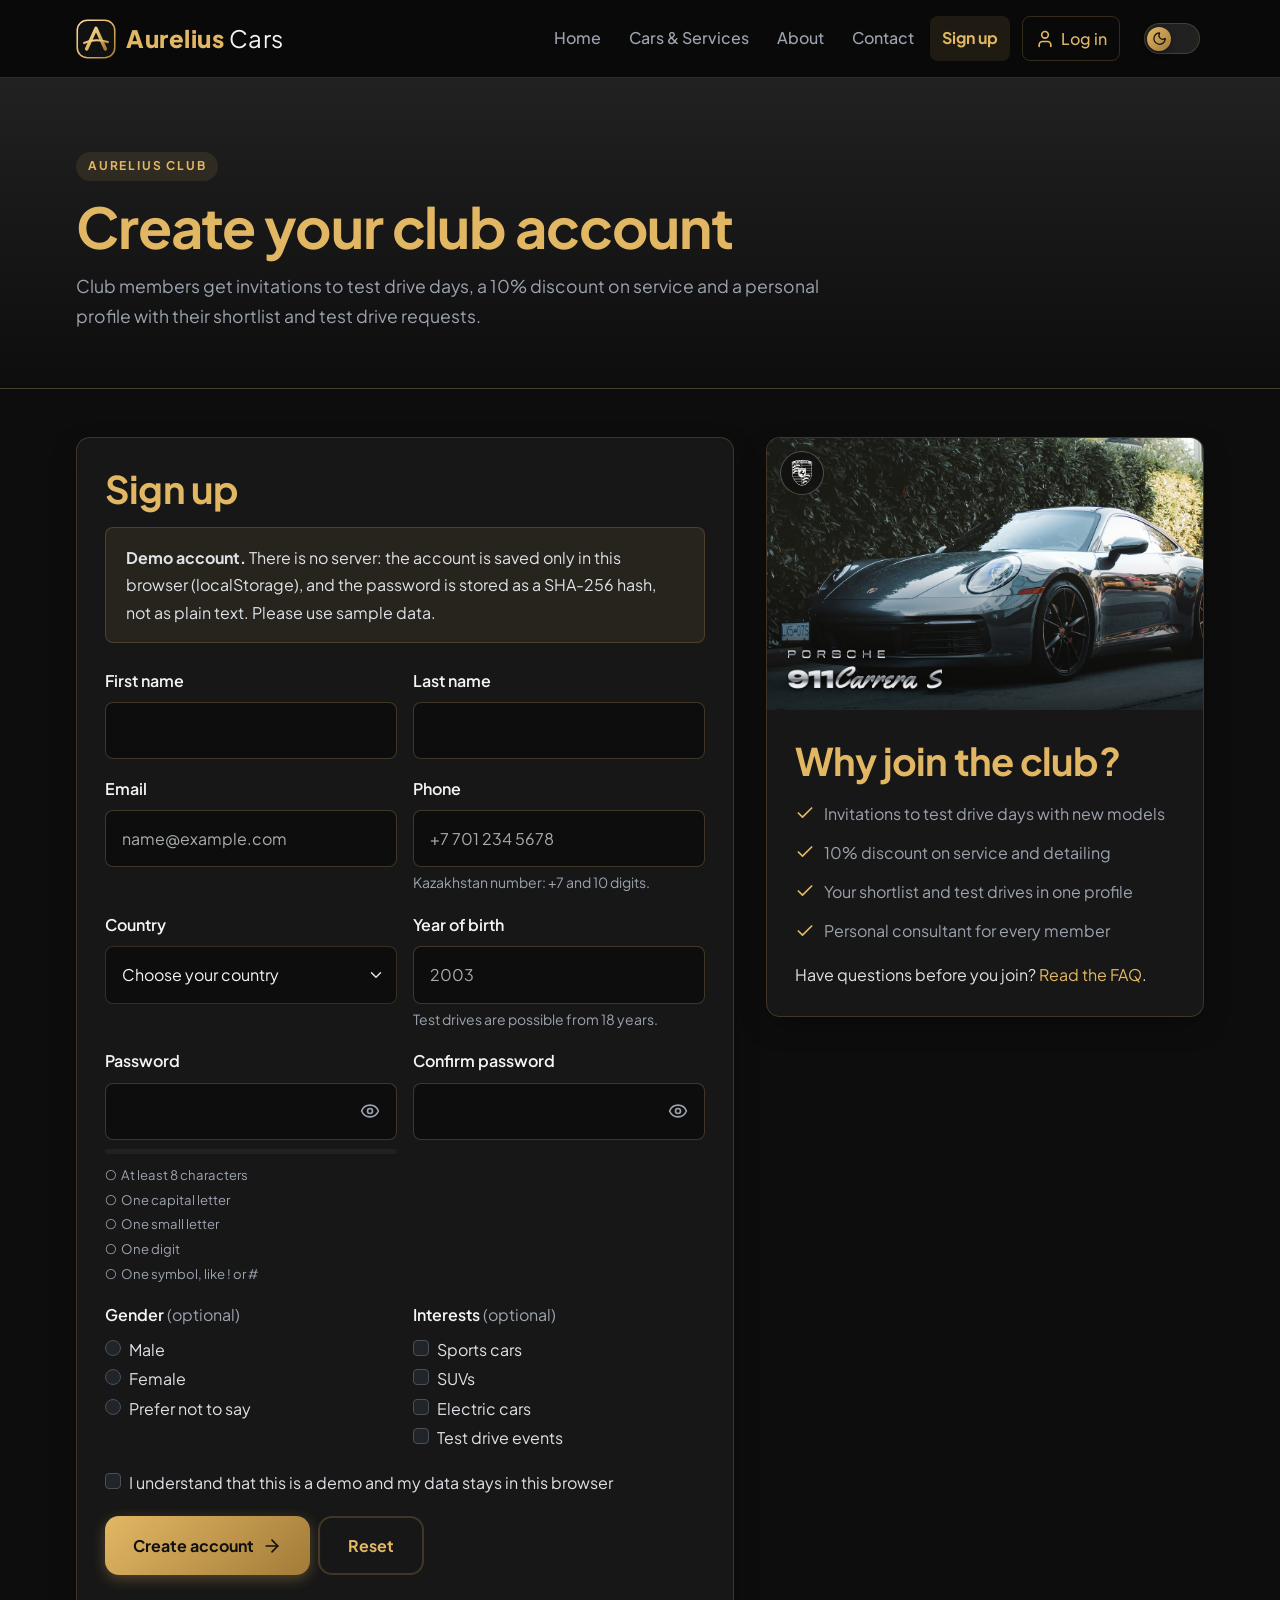
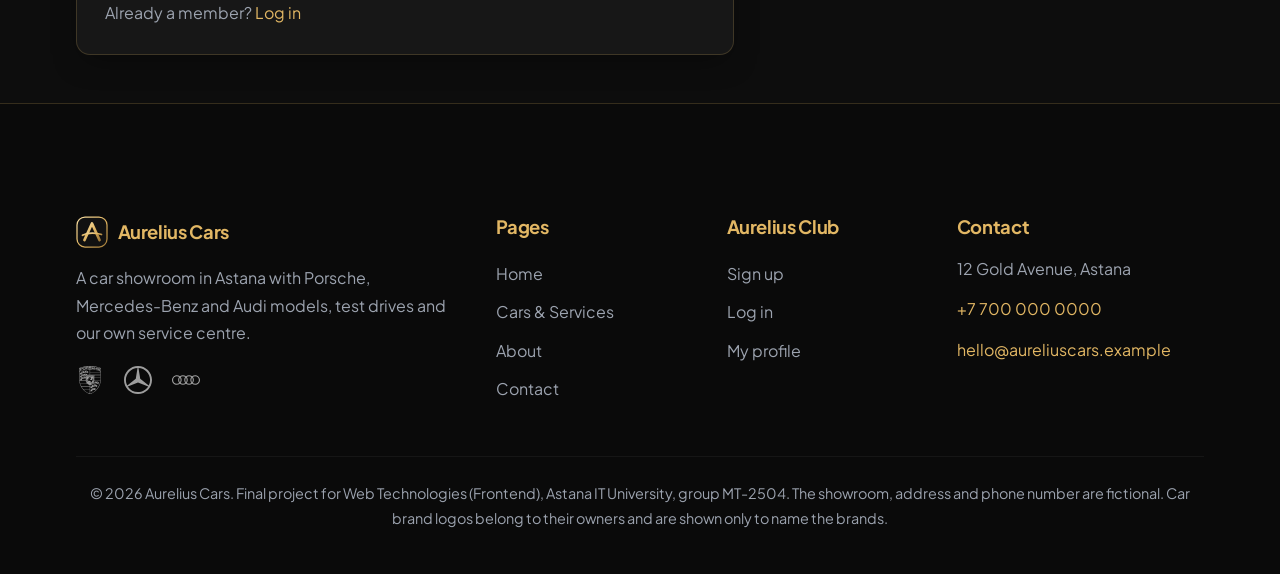
<file: register.html>
<!DOCTYPE html>
<html lang="en" data-bs-theme="dark">
<head>
    <meta charset="UTF-8">
    <meta name="viewport" content="width=device-width, initial-scale=1.0">
    <meta name="description" content="Create an Aurelius Club account to save your shortlist and test drives in a personal profile.">
    <meta name="theme-color" content="#0d0d0d">
    <title>Sign up | Aurelius Cars</title>
    <link rel="icon" href="images/favicon/favicon.svg" type="image/svg+xml">
    <link rel="icon" href="images/favicon/favicon-32.png" sizes="32x32" type="image/png">
    <link rel="apple-touch-icon" href="images/favicon/apple-touch-icon.png">
    <link rel="manifest" href="site.webmanifest">
    <script>
        document.documentElement.classList.add('js');
        try {
            if (localStorage.getItem('theme') === 'light') {
                document.documentElement.classList.add('theme-light');
                document.documentElement.setAttribute('data-bs-theme', 'light');
            }
        } catch (error) {}
    </script>
    <link rel="stylesheet" href="css/vendor/bootstrap.min.css">
    <link rel="stylesheet" href="css/style.css">
    <link rel="stylesheet" href="css/responsive.css">
</head>
<body>
    <a class="skip-link" href="#main-content">Skip to main content</a>
    <header class="site-header">
        <div class="container header-inner">
            <a class="logo" href="index.html">
                <img class="logo-mark" src="images/logo-mark.svg" alt="Aurelius Cars logo: gold letter A" width="40" height="40">
                <span class="logo-text">Aurelius <span>Cars</span></span>
            </a>
            <button type="button" id="menu-toggle" class="menu-toggle" aria-expanded="false" aria-controls="main-nav">
                <span class="menu-bars" aria-hidden="true"><span></span><span></span><span></span></span><span class="menu-label">Menu</span>
            </button>
            <nav id="main-nav" class="main-nav" aria-label="Main navigation">
                <a href="index.html">Home</a>
                <a href="services.html">Cars &amp; Services</a>
                <a href="about.html">About</a>
                <a href="contact.html">Contact</a>
                <a href="register.html" class="nav-signup" data-guest-only aria-current="page">Sign up</a>
                <a href="login.html" class="nav-account" id="account-link"><svg class="icon" viewBox="0 0 24 24" aria-hidden="true" focusable="false"><path d="M19 21v-2a4 4 0 0 0-4-4H9a4 4 0 0 0-4 4v2"/><circle cx="12" cy="7" r="4"/></svg><span id="account-label">Log in</span></a>
            </nav>
            <button type="button" id="theme-toggle" class="theme-switch" role="switch" aria-checked="false">
                <span class="visually-hidden">Light mode</span>
                <span class="theme-switch-track" aria-hidden="true">
                    <span class="theme-switch-thumb"><svg class="icon icon-moon" viewBox="0 0 24 24" aria-hidden="true" focusable="false"><path d="M20.985 12.486a9 9 0 1 1-9.473-9.472c.405-.022.617.46.402.803a6 6 0 0 0 8.268 8.268c.344-.215.825-.004.803.401"/></svg><svg class="icon icon-sun" viewBox="0 0 24 24" aria-hidden="true" focusable="false"><circle cx="12" cy="12" r="4"/><path d="M12 2v2"/><path d="M12 20v2"/><path d="m4.93 4.93 1.41 1.41"/><path d="m17.66 17.66 1.41 1.41"/><path d="M2 12h2"/><path d="M20 12h2"/><path d="m6.34 17.66-1.41 1.41"/><path d="m19.07 4.93-1.41 1.41"/></svg></span>
                </span>
            </button>
        </div>
    </header>

    <main id="main-content">
        <section class="page-hero page-hero-compact" aria-labelledby="page-title">
            <div class="container">
                <p class="eyebrow">Aurelius Club</p>
                <h1 id="page-title">Create your club account</h1>
                <p class="section-intro">Club members get invitations to test drive days, a 10% discount on service and a personal profile with their shortlist and test drive requests.</p>
            </div>
        </section>

        <section aria-labelledby="register-title">
            <div class="container auth-layout">
                <div class="card auth-card">
                    <h2 id="register-title">Sign up</h2>
                    <p class="demo-note" id="register-note"><strong>Demo account.</strong> There is no server: the account is saved only in this browser (localStorage), and the password is stored as a SHA-256 hash, not as plain text. Please use sample data.</p>
                    <form id="register-form" class="row g-3" novalidate aria-describedby="register-note">
                        <div class="col-md-6">
                            <label for="first-name" class="form-label">First name</label>
                            <input type="text" class="form-control" id="first-name" name="firstName" autocomplete="given-name" maxlength="30" data-validate aria-describedby="first-name-error">
                            <div class="invalid-feedback" id="first-name-error"></div>
                        </div>
                        <div class="col-md-6">
                            <label for="last-name" class="form-label">Last name</label>
                            <input type="text" class="form-control" id="last-name" name="lastName" autocomplete="family-name" maxlength="30" data-validate aria-describedby="last-name-error">
                            <div class="invalid-feedback" id="last-name-error"></div>
                        </div>
                        <div class="col-md-6">
                            <label for="reg-email" class="form-label">Email</label>
                            <input type="email" class="form-control" id="reg-email" name="email" autocomplete="email" placeholder="name@example.com" maxlength="80" data-validate aria-describedby="reg-email-error">
                            <div class="invalid-feedback" id="reg-email-error"></div>
                        </div>
                        <div class="col-md-6">
                            <label for="reg-phone" class="form-label">Phone</label>
                            <input type="tel" class="form-control" id="reg-phone" name="phone" autocomplete="tel" placeholder="+7 701 234 5678" maxlength="20" data-validate aria-describedby="reg-phone-help reg-phone-error">
                            <div class="form-text" id="reg-phone-help">Kazakhstan number: +7 and 10 digits.</div>
                            <div class="invalid-feedback" id="reg-phone-error"></div>
                        </div>
                        <div class="col-md-6">
                            <label for="country" class="form-label">Country</label>
                            <select class="form-select" id="country" name="country" data-validate aria-describedby="country-error">
                                <option value="" selected>Choose your country</option>
                                <option value="Kazakhstan">Kazakhstan</option>
                                <option value="Uzbekistan">Uzbekistan</option>
                                <option value="Kyrgyzstan">Kyrgyzstan</option>
                                <option value="Russia">Russia</option>
                                <option value="Other">Other</option>
                            </select>
                            <div class="invalid-feedback" id="country-error"></div>
                        </div>
                        <div class="col-md-6">
                            <label for="birth-year" class="form-label">Year of birth</label>
                            <input type="number" class="form-control" id="birth-year" name="birthYear" inputmode="numeric" min="1930" max="2008" placeholder="2003" data-validate aria-describedby="birth-year-help birth-year-error">
                            <div class="form-text" id="birth-year-help">Test drives are possible from 18 years.</div>
                            <div class="invalid-feedback" id="birth-year-error"></div>
                        </div>
                        <div class="col-md-6">
                            <label for="password" class="form-label">Password</label>
                            <div class="password-field">
                                <input type="password" class="form-control" id="password" name="password" autocomplete="new-password" maxlength="64" data-validate aria-describedby="password-rules password-error">
                                <button type="button" class="password-toggle" aria-controls="password" aria-pressed="false"><svg class="icon" viewBox="0 0 24 24" aria-hidden="true" focusable="false"><path d="M2.062 12.348a1 1 0 0 1 0-.696 10.75 10.75 0 0 1 19.876 0 1 1 0 0 1 0 .696 10.75 10.75 0 0 1-19.876 0"/><circle cx="12" cy="12" r="3"/></svg><span class="visually-hidden">Show password</span></button>
                            </div>
                            <div class="strength" aria-hidden="true"><span class="strength-bar" id="strength-bar"></span></div>
                            <ul class="password-rules" id="password-rules">
                                <li data-rule="length">At least 8 characters</li>
                                <li data-rule="upper">One capital letter</li>
                                <li data-rule="lower">One small letter</li>
                                <li data-rule="digit">One digit</li>
                                <li data-rule="symbol">One symbol, like ! or #</li>
                            </ul>
                            <div class="invalid-feedback" id="password-error"></div>
                        </div>
                        <div class="col-md-6">
                            <label for="confirm-password" class="form-label">Confirm password</label>
                            <div class="password-field">
                                <input type="password" class="form-control" id="confirm-password" name="confirmPassword" autocomplete="new-password" maxlength="64" data-validate aria-describedby="confirm-password-error">
                                <button type="button" class="password-toggle" aria-controls="confirm-password" aria-pressed="false"><svg class="icon" viewBox="0 0 24 24" aria-hidden="true" focusable="false"><path d="M2.062 12.348a1 1 0 0 1 0-.696 10.75 10.75 0 0 1 19.876 0 1 1 0 0 1 0 .696 10.75 10.75 0 0 1-19.876 0"/><circle cx="12" cy="12" r="3"/></svg><span class="visually-hidden">Show password</span></button>
                            </div>
                            <div class="invalid-feedback" id="confirm-password-error"></div>
                        </div>
                        <div class="col-md-6">
                            <fieldset>
                                <legend class="form-label fs-6">Gender <span class="optional">(optional)</span></legend>
                                <div class="form-check">
                                    <input class="form-check-input" type="radio" name="gender" id="gender-male" value="Male">
                                    <label class="form-check-label" for="gender-male">Male</label>
                                </div>
                                <div class="form-check">
                                    <input class="form-check-input" type="radio" name="gender" id="gender-female" value="Female">
                                    <label class="form-check-label" for="gender-female">Female</label>
                                </div>
                                <div class="form-check">
                                    <input class="form-check-input" type="radio" name="gender" id="gender-none" value="Prefer not to say">
                                    <label class="form-check-label" for="gender-none">Prefer not to say</label>
                                </div>
                            </fieldset>
                        </div>
                        <div class="col-md-6">
                            <fieldset>
                                <legend class="form-label fs-6">Interests <span class="optional">(optional)</span></legend>
                                <div class="form-check">
                                    <input class="form-check-input" type="checkbox" name="interests" id="int-sport" value="Sports cars">
                                    <label class="form-check-label" for="int-sport">Sports cars</label>
                                </div>
                                <div class="form-check">
                                    <input class="form-check-input" type="checkbox" name="interests" id="int-suv" value="SUVs">
                                    <label class="form-check-label" for="int-suv">SUVs</label>
                                </div>
                                <div class="form-check">
                                    <input class="form-check-input" type="checkbox" name="interests" id="int-electric" value="Electric cars">
                                    <label class="form-check-label" for="int-electric">Electric cars</label>
                                </div>
                                <div class="form-check">
                                    <input class="form-check-input" type="checkbox" name="interests" id="int-events" value="Test drive events">
                                    <label class="form-check-label" for="int-events">Test drive events</label>
                                </div>
                            </fieldset>
                        </div>
                        <div class="col-12">
                            <div class="form-check">
                                <input class="form-check-input" type="checkbox" id="terms" name="terms" data-validate aria-describedby="terms-error">
                                <label class="form-check-label" for="terms">I understand that this is a demo and my data stays in this browser</label>
                                <div class="invalid-feedback" id="terms-error"></div>
                            </div>
                        </div>
                        <div class="col-12 d-flex flex-wrap gap-2">
                            <button type="submit" class="button button-arrow">Create account <svg class="icon" viewBox="0 0 24 24" aria-hidden="true" focusable="false"><path d="M5 12h14"/><path d="m12 5 7 7-7 7"/></svg></button>
                            <button type="reset" class="button button-outline">Reset</button>
                        </div>
                    </form>
                    <p class="form-error-summary" id="register-summary" role="alert" hidden></p>
                    <p class="auth-switch">Already a member? <a href="login.html">Log in</a></p>
                </div>
                <aside class="card auth-aside" aria-labelledby="benefits-title">
                    <div class="car-media">
                        <img class="card-image" src="images/porsche-911.jpg" alt="Grey Porsche 911 parked by a green hedge" width="1200" height="900" loading="lazy">
                        <span class="brand-badge"><img src="images/brands/porsche.svg" alt="Porsche logo" width="26" height="26"></span>
                        <span class="emblem emblem-porsche-911"><img class="emblem-img" src="images/emblems/porsche-911.png" alt="Porsche 911 Carrera S badge" width="395" height="120" loading="lazy"><span class="emblem-shine" style="-webkit-mask-image: url('images/emblems/porsche-911.png'); mask-image: url('images/emblems/porsche-911.png')"></span></span>
                    </div>
                    <div class="auth-aside-body">
                        <h2 id="benefits-title">Why join the club?</h2>
                        <ul class="benefits">
                            <li><svg class="icon" viewBox="0 0 24 24" aria-hidden="true" focusable="false"><path d="M20 6 9 17l-5-5"/></svg> Invitations to test drive days with new models</li>
                            <li><svg class="icon" viewBox="0 0 24 24" aria-hidden="true" focusable="false"><path d="M20 6 9 17l-5-5"/></svg> 10% discount on service and detailing</li>
                            <li><svg class="icon" viewBox="0 0 24 24" aria-hidden="true" focusable="false"><path d="M20 6 9 17l-5-5"/></svg> Your shortlist and test drives in one profile</li>
                            <li><svg class="icon" viewBox="0 0 24 24" aria-hidden="true" focusable="false"><path d="M20 6 9 17l-5-5"/></svg> Personal consultant for every member</li>
                        </ul>
                        <p>Have questions before you join? <a href="contact.html#faq">Read the FAQ</a>.</p>
                    </div>
                </aside>
            </div>
        </section>
    </main>

    <footer class="site-footer">
        <div class="container">
            <div class="footer-grid">
                <section aria-labelledby="footer-about">
                    <h2 id="footer-about" class="footer-logo"><img src="images/logo-mark.svg" alt="" width="32" height="32"> Aurelius Cars</h2>
                    <p>A car showroom in Astana with Porsche, Mercedes-Benz and Audi models, test drives and our own service centre.</p>
                    <ul class="footer-brands" aria-label="Brands in our showroom">
                        <li><img src="images/brands/porsche.svg" alt="Porsche logo" width="28" height="28"></li>
                        <li><img src="images/brands/mercedes.svg" alt="Mercedes-Benz logo" width="28" height="28"></li>
                        <li><img src="images/brands/audi.svg" alt="Audi logo" width="28" height="28"></li>
                    </ul>
                </section>
                <section aria-labelledby="footer-pages">
                    <h2 id="footer-pages">Pages</h2>
                    <ul>
                        <li><a href="index.html">Home</a></li>
                        <li><a href="services.html">Cars &amp; Services</a></li>
                        <li><a href="about.html">About</a></li>
                        <li><a href="contact.html">Contact</a></li>
                    </ul>
                </section>
                <section aria-labelledby="footer-club">
                    <h2 id="footer-club">Aurelius Club</h2>
                    <ul>
                        <li><a href="register.html">Sign up</a></li>
                        <li><a href="login.html">Log in</a></li>
                        <li><a href="profile.html">My profile</a></li>
                    </ul>
                </section>
                <section aria-labelledby="footer-contact">
                    <h2 id="footer-contact">Contact</h2>
                    <address>
                        <p>12 Gold Avenue, Astana</p>
                        <p><a href="tel:+77000000000">+7 700 000 0000</a></p>
                        <p><a href="mailto:hello@aureliuscars.example">hello@aureliuscars.example</a></p>
                    </address>
                </section>
            </div>
            <p class="copyright">&copy; 2026 Aurelius Cars. Final project for Web Technologies (Frontend), Astana IT University, group MT-2504. The showroom, address and phone number are fictional. Car brand logos belong to their owners and are shown only to name the brands.</p>
        </div>
    </footer>
    <p class="toast" id="toast" role="status" aria-live="polite"></p>
    <script src="js/vendor/jquery-3.7.1.min.js"></script>
    <script src="js/auth.js"></script>
    <script src="js/script.js"></script>
    <script src="js/register.js"></script>
</body>
</html>
</file>
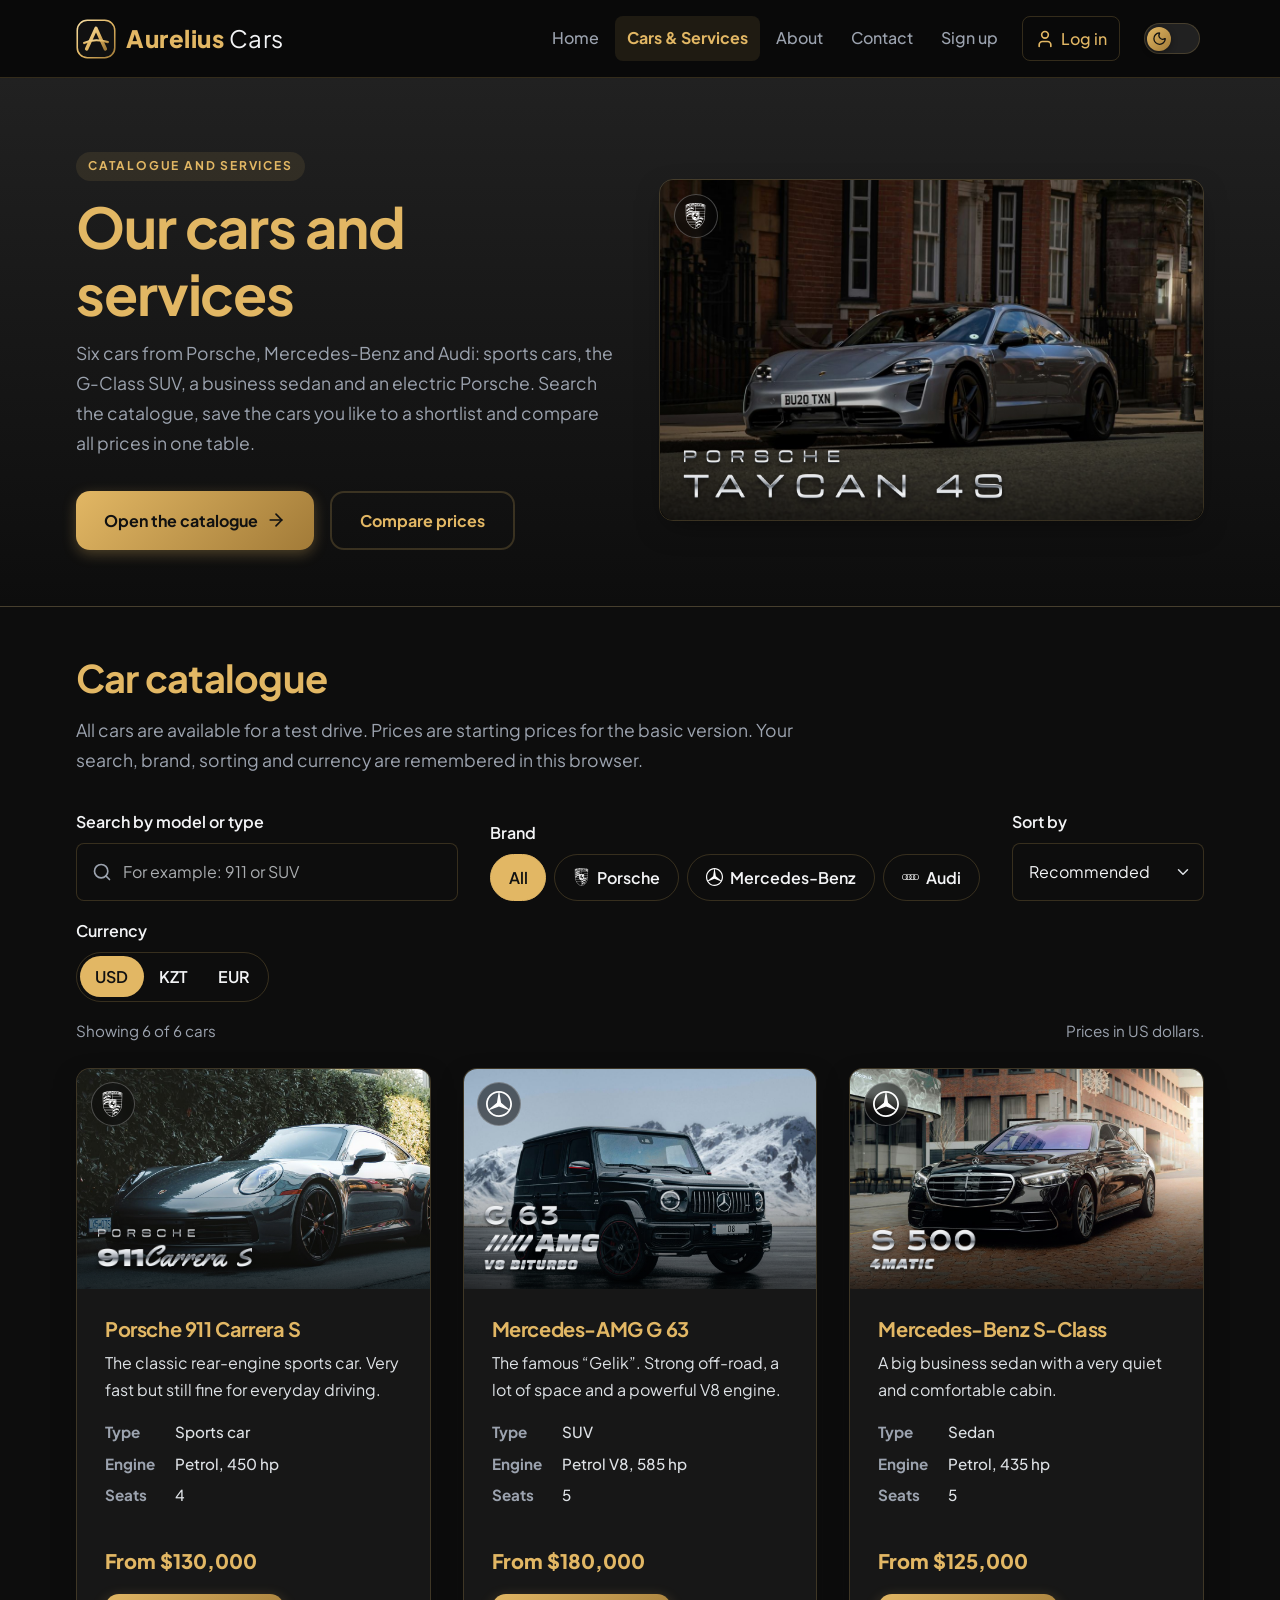
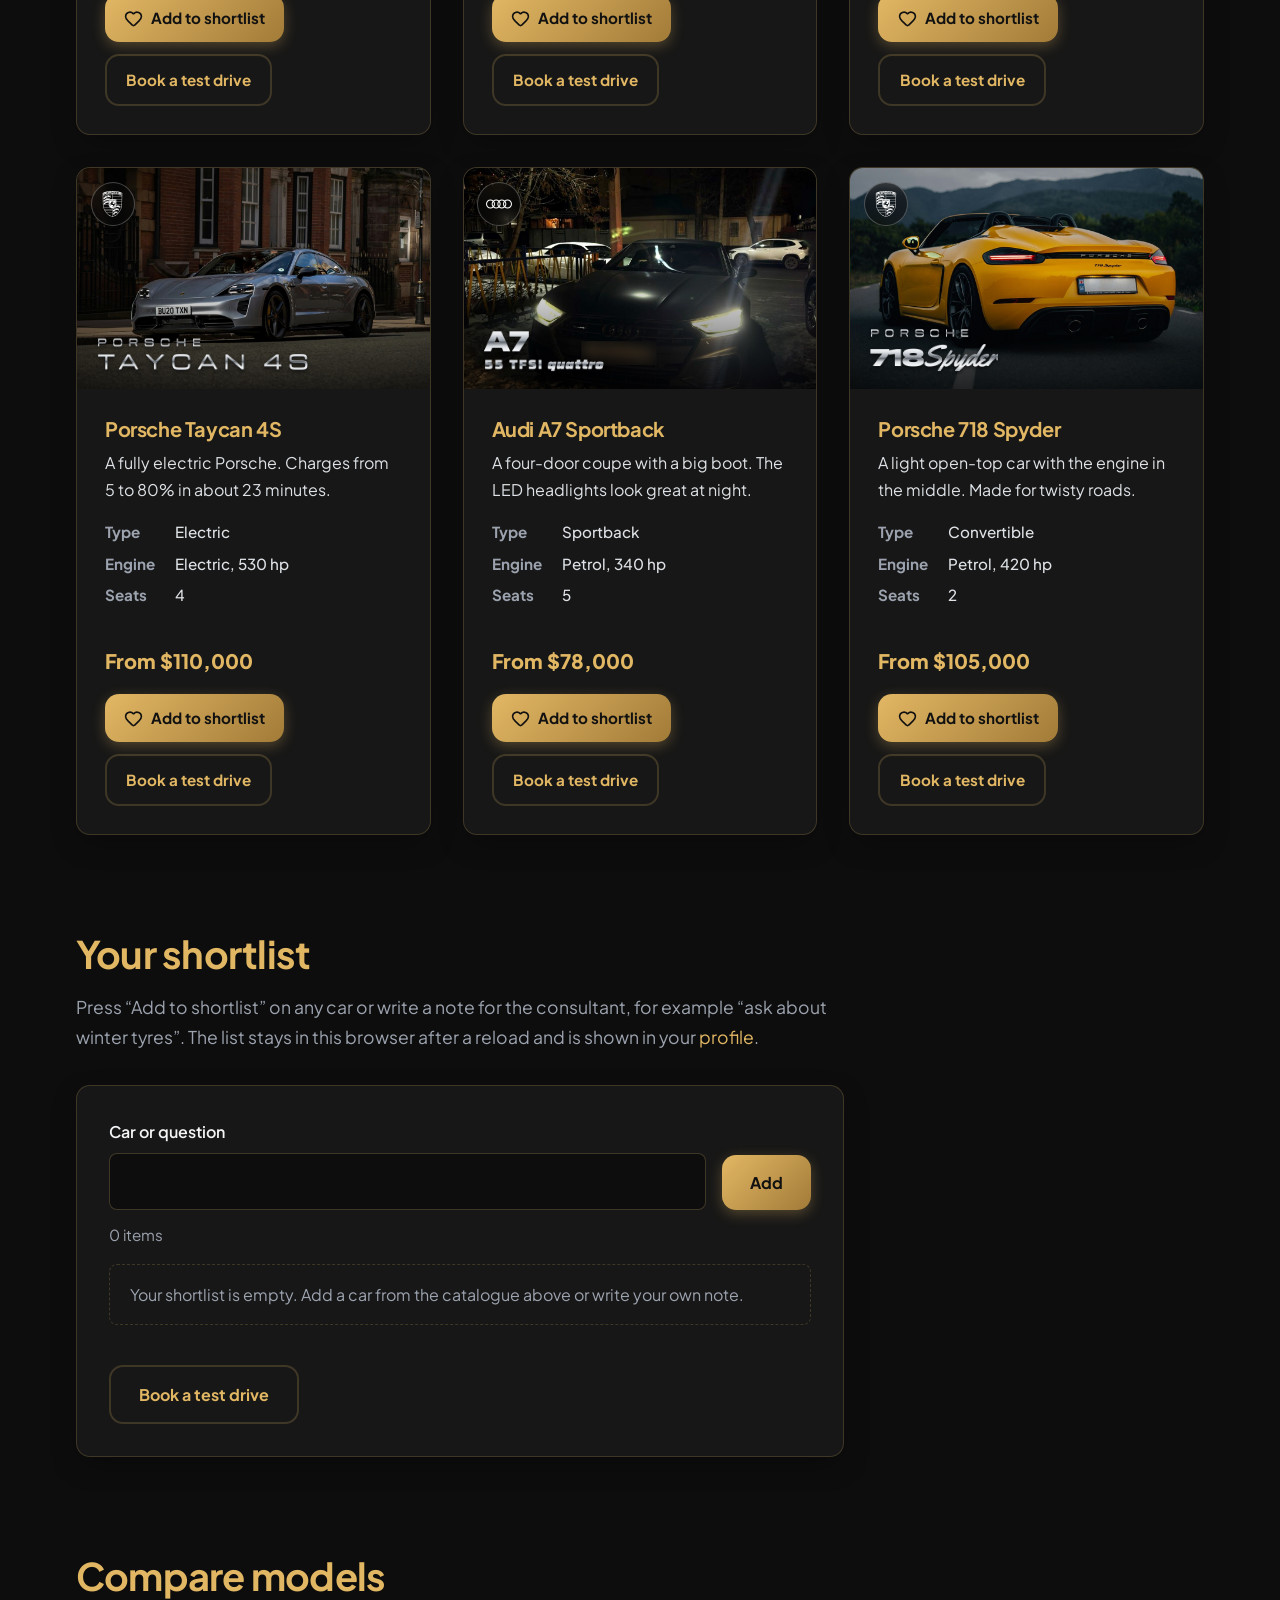
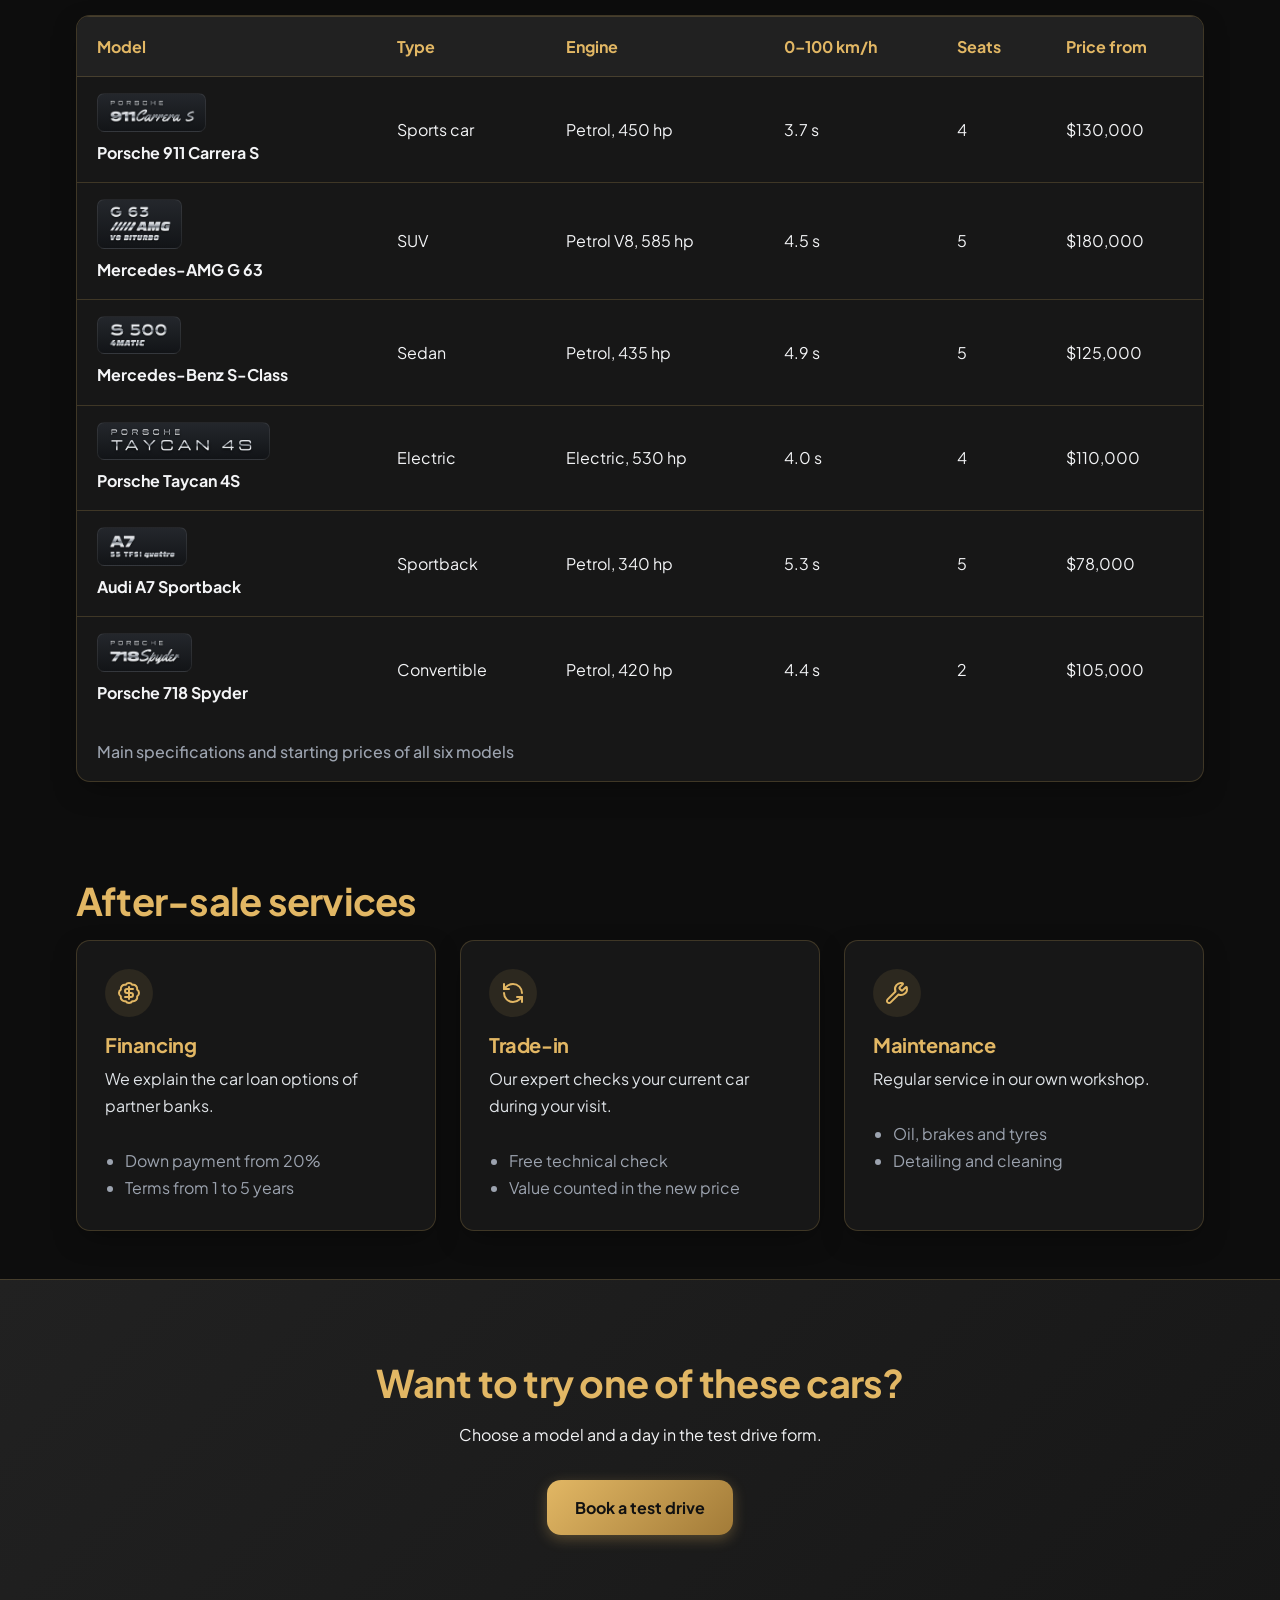
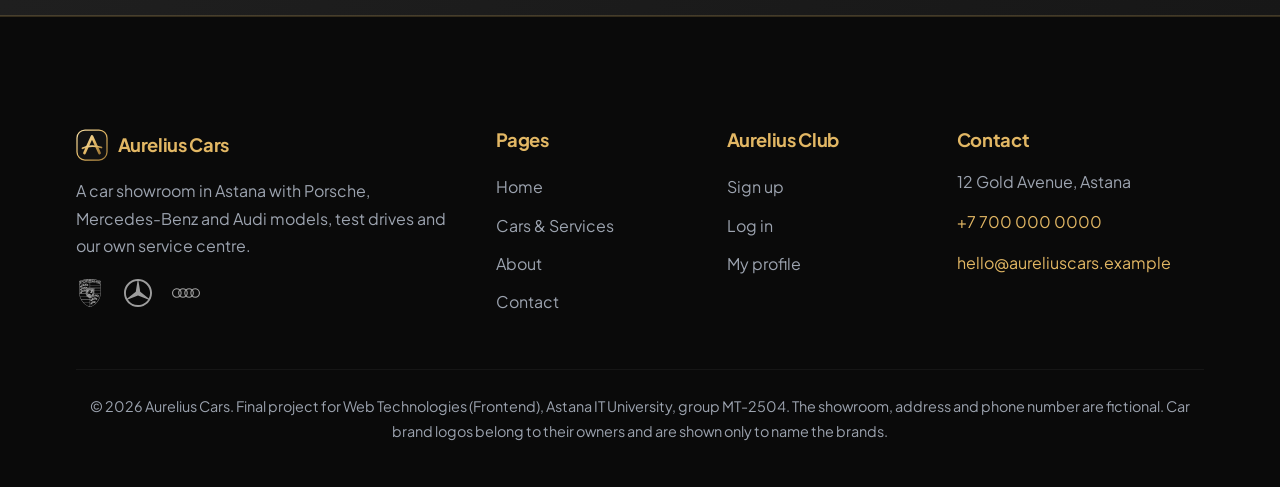
<file: services.html>
<!DOCTYPE html>
<html lang="en" data-bs-theme="dark">
<head>
    <meta charset="UTF-8">
    <meta name="viewport" content="width=device-width, initial-scale=1.0">
    <meta name="description" content="Catalogue of six car models with search, brand filter, sorting, prices in USD, KZT or EUR, a shortlist and after-sale services.">
    <meta name="theme-color" content="#0d0d0d">
    <title>Cars &amp; Services | Aurelius Cars</title>
    <link rel="icon" href="images/favicon/favicon.svg" type="image/svg+xml">
    <link rel="icon" href="images/favicon/favicon-32.png" sizes="32x32" type="image/png">
    <link rel="apple-touch-icon" href="images/favicon/apple-touch-icon.png">
    <link rel="manifest" href="site.webmanifest">
    <script>
        // runs before the page is drawn: the "js" class lets CSS prepare the menu and animations,
        // and the saved theme is applied at once, so there is no dark flash in light mode
        document.documentElement.classList.add('js');
        try {
            if (localStorage.getItem('theme') === 'light') {
                document.documentElement.classList.add('theme-light');
                document.documentElement.setAttribute('data-bs-theme', 'light');
            }
        } catch (error) {}
    </script>
    <link rel="stylesheet" href="css/vendor/bootstrap.min.css">
    <link rel="stylesheet" href="css/style.css">
    <link rel="stylesheet" href="css/responsive.css">
</head>
<body>
    <a class="skip-link" href="#main-content">Skip to main content</a>
    <header class="site-header">
        <div class="container header-inner">
            <a class="logo" href="index.html">
                <img class="logo-mark" src="images/logo-mark.svg" alt="Aurelius Cars logo: gold letter A" width="40" height="40">
                <span class="logo-text">Aurelius <span>Cars</span></span>
            </a>
            <button type="button" id="menu-toggle" class="menu-toggle" aria-expanded="false" aria-controls="main-nav">
                <span class="menu-bars" aria-hidden="true"><span></span><span></span><span></span></span><span class="menu-label">Menu</span>
            </button>
            <nav id="main-nav" class="main-nav" aria-label="Main navigation">
                <a href="index.html">Home</a>
                <a href="services.html" aria-current="page">Cars &amp; Services</a>
                <a href="about.html">About</a>
                <a href="contact.html">Contact</a>
                <a href="register.html" class="nav-signup" data-guest-only>Sign up</a>
                <a href="login.html" class="nav-account" id="account-link"><svg class="icon" viewBox="0 0 24 24" aria-hidden="true" focusable="false"><path d="M19 21v-2a4 4 0 0 0-4-4H9a4 4 0 0 0-4 4v2"/><circle cx="12" cy="7" r="4"/></svg><span id="account-label">Log in</span></a>
            </nav>
            <button type="button" id="theme-toggle" class="theme-switch" role="switch" aria-checked="false">
                <span class="visually-hidden">Light mode</span>
                <span class="theme-switch-track" aria-hidden="true">
                    <span class="theme-switch-thumb"><svg class="icon icon-moon" viewBox="0 0 24 24" aria-hidden="true" focusable="false"><path d="M20.985 12.486a9 9 0 1 1-9.473-9.472c.405-.022.617.46.402.803a6 6 0 0 0 8.268 8.268c.344-.215.825-.004.803.401"/></svg><svg class="icon icon-sun" viewBox="0 0 24 24" aria-hidden="true" focusable="false"><circle cx="12" cy="12" r="4"/><path d="M12 2v2"/><path d="M12 20v2"/><path d="m4.93 4.93 1.41 1.41"/><path d="m17.66 17.66 1.41 1.41"/><path d="M2 12h2"/><path d="M20 12h2"/><path d="m6.34 17.66-1.41 1.41"/><path d="m19.07 4.93-1.41 1.41"/></svg></span>
                </span>
            </button>
        </div>
    </header>

    <main id="main-content">
        <section class="page-hero" aria-labelledby="page-title">
            <div class="container hero-layout">
                <div class="hero-text">
                    <p class="eyebrow">Catalogue and services</p>
                    <h1 id="page-title">Our cars and services</h1>
                    <p class="hero-lead">Six cars from Porsche, Mercedes-Benz and Audi: sports cars, the G-Class SUV, a business sedan and an electric Porsche. Search the catalogue, save the cars you like to a shortlist and compare all prices in one table.</p>
                    <div class="button-row">
                        <a class="button button-arrow" href="#catalogue">Open the catalogue <svg class="icon" viewBox="0 0 24 24" aria-hidden="true" focusable="false"><path d="M5 12h14"/><path d="m12 5 7 7-7 7"/></svg></a>
                        <a class="button button-outline" href="#compare">Compare prices</a>
                    </div>
                </div>
                <div class="hero-media car-media">
                    <img class="hero-image" src="images/porsche-taycan.jpg" alt="Silver Porsche Taycan on a city street" width="1200" height="900">
                    <span class="brand-badge"><img src="images/brands/porsche.svg" alt="Porsche logo" width="26" height="26"></span>
                    <span class="emblem emblem-porsche-taycan"><img class="emblem-img" src="images/emblems/porsche-taycan.png" alt="Porsche Taycan 4S badge" width="520" height="92" loading="lazy"><span class="emblem-shine" style="-webkit-mask-image: url('images/emblems/porsche-taycan.png'); mask-image: url('images/emblems/porsche-taycan.png')"></span></span>
                </div>
            </div>
        </section>

        <section id="catalogue" aria-labelledby="catalogue-title">
            <div class="container">
                <h2 id="catalogue-title">Car catalogue</h2>
                <p class="section-intro">All cars are available for a test drive. Prices are starting prices for the basic version. Your search, brand, sorting and currency are remembered in this browser.</p>
                <div class="catalogue-tools">
                    <div class="search-bar">
                        <label for="car-search" class="form-label">Search by model or type</label>
                        <div class="input-icon">
                            <svg class="icon" viewBox="0 0 24 24" aria-hidden="true" focusable="false"><path d="m21 21-4.34-4.34"/><circle cx="11" cy="11" r="8"/></svg>
                            <input type="search" class="form-control" id="car-search" name="car-search" placeholder="For example: 911 or SUV" autocomplete="off">
                        </div>
                    </div>
                    <div class="filter-block">
                        <p class="form-label" id="brand-label">Brand</p>
                        <div class="filter-group" id="brand-filter" role="group" aria-labelledby="brand-label">
                            <button type="button" class="filter-button is-active" data-brand="all" aria-pressed="true">All</button>
                            <button type="button" class="filter-button" data-brand="porsche" aria-pressed="false"><img src="images/brands/porsche.svg" alt="" width="18" height="18">Porsche</button>
                            <button type="button" class="filter-button" data-brand="mercedes" aria-pressed="false"><img src="images/brands/mercedes.svg" alt="" width="18" height="18">Mercedes-Benz</button>
                            <button type="button" class="filter-button" data-brand="audi" aria-pressed="false"><img src="images/brands/audi.svg" alt="" width="18" height="18">Audi</button>
                        </div>
                    </div>
                    <div class="select-block">
                        <label for="car-sort" class="form-label">Sort by</label>
                        <select class="form-select" id="car-sort" name="car-sort">
                            <option value="default">Recommended</option>
                            <option value="price-asc">Price: low to high</option>
                            <option value="price-desc">Price: high to low</option>
                            <option value="hp-desc">Power: most first</option>
                        </select>
                    </div>
                    <div class="select-block">
                        <p class="form-label" id="currency-label">Currency</p>
                        <div class="segmented" id="currency-switch" role="group" aria-labelledby="currency-label">
                            <button type="button" class="segmented-button is-active" data-currency="USD" aria-pressed="true">USD</button>
                            <button type="button" class="segmented-button" data-currency="KZT" aria-pressed="false">KZT</button>
                            <button type="button" class="segmented-button" data-currency="EUR" aria-pressed="false">EUR</button>
                        </div>
                    </div>
                </div>
                <div class="catalogue-status">
                    <p class="result-count" id="result-count" aria-live="polite">Showing 6 of 6 cars</p>
                    <p class="rate-note" id="rate-note">Prices in US dollars.</p>
                </div>
                <div class="no-results" id="no-results" hidden>
                    <p>No results found. Try another name or choose a different brand.</p>
                    <button type="button" class="button button-outline" id="reset-filters">Show all cars</button>
                </div>
                <div class="cards" id="car-list">
                    <article class="card car-card" id="porsche-911" data-brand="porsche" data-type="Sports car" data-price="130000" data-hp="450" data-order="0">
                        <div class="car-media">
                            <img class="card-image" src="images/porsche-911.jpg" alt="Grey Porsche 911 parked by a green hedge" width="1200" height="900" loading="lazy">
                            <span class="brand-badge"><img src="images/brands/porsche.svg" alt="Porsche logo" width="26" height="26"></span>
                            <span class="emblem emblem-porsche-911"><img class="emblem-img" src="images/emblems/porsche-911.png" alt="Porsche 911 Carrera S badge" width="395" height="120" loading="lazy"><span class="emblem-shine" style="-webkit-mask-image: url('images/emblems/porsche-911.png'); mask-image: url('images/emblems/porsche-911.png')"></span></span>
                        </div>
                        <div class="card-body">
                            <h3>Porsche 911 Carrera S</h3>
                            <p>The classic rear-engine sports car. Very fast but still fine for everyday driving.</p>
                            <dl class="specs">
                                <dt>Type</dt><dd>Sports car</dd>
                                <dt>Engine</dt><dd>Petrol, 450 hp</dd>
                                <dt>Seats</dt><dd>4</dd>
                            </dl>
                            <p class="price">From <span class="money" data-usd="130000">$130,000</span></p>
                            <div class="card-actions">
                                <button type="button" class="button add-to-shortlist" data-car="Porsche 911 Carrera S"><svg class="icon" viewBox="0 0 24 24" aria-hidden="true" focusable="false"><path d="M2 9.5a5.5 5.5 0 0 1 9.591-3.676.56.56 0 0 0 .818 0A5.49 5.49 0 0 1 22 9.5c0 2.29-1.5 4-3 5.5l-5.492 5.313a2 2 0 0 1-3 .019L5 15c-1.5-1.5-3-3.2-3-5.5"/></svg><span>Add to shortlist</span></button>
                                <a class="button button-outline" href="contact.html?car=porsche-911#test-drive">Book a test drive</a>
                            </div>
                        </div>
                    </article>
                    <article class="card car-card" id="mercedes-g63" data-brand="mercedes" data-type="SUV" data-price="180000" data-hp="585" data-order="1">
                        <div class="car-media">
                            <img class="card-image" src="images/mercedes-g63.jpg" alt="Black Mercedes-AMG G 63 in front of snowy mountains" width="1200" height="900" loading="lazy">
                            <span class="brand-badge"><img src="images/brands/mercedes.svg" alt="Mercedes-Benz logo" width="26" height="26"></span>
                            <span class="emblem emblem-mercedes-g63"><img class="emblem-img" src="images/emblems/mercedes-g63.png" alt="Mercedes-AMG G 63 badge" width="323" height="192" loading="lazy"><span class="emblem-shine" style="-webkit-mask-image: url('images/emblems/mercedes-g63.png'); mask-image: url('images/emblems/mercedes-g63.png')"></span></span>
                        </div>
                        <div class="card-body">
                            <h3>Mercedes-AMG G 63</h3>
                            <p>The famous &ldquo;Gelik&rdquo;. Strong off-road, a lot of space and a powerful V8 engine.</p>
                            <dl class="specs">
                                <dt>Type</dt><dd>SUV</dd>
                                <dt>Engine</dt><dd>Petrol V8, 585 hp</dd>
                                <dt>Seats</dt><dd>5</dd>
                            </dl>
                            <p class="price">From <span class="money" data-usd="180000">$180,000</span></p>
                            <div class="card-actions">
                                <button type="button" class="button add-to-shortlist" data-car="Mercedes-AMG G 63"><svg class="icon" viewBox="0 0 24 24" aria-hidden="true" focusable="false"><path d="M2 9.5a5.5 5.5 0 0 1 9.591-3.676.56.56 0 0 0 .818 0A5.49 5.49 0 0 1 22 9.5c0 2.29-1.5 4-3 5.5l-5.492 5.313a2 2 0 0 1-3 .019L5 15c-1.5-1.5-3-3.2-3-5.5"/></svg><span>Add to shortlist</span></button>
                                <a class="button button-outline" href="contact.html?car=mercedes-g63#test-drive">Book a test drive</a>
                            </div>
                        </div>
                    </article>
                    <article class="card car-card" id="mercedes-s-class" data-brand="mercedes" data-type="Sedan" data-price="125000" data-hp="435" data-order="2">
                        <div class="car-media">
                            <img class="card-image" src="images/mercedes-s-class.jpg" alt="Black Mercedes-Benz S-Class on a stone street" width="1200" height="900" loading="lazy">
                            <span class="brand-badge"><img src="images/brands/mercedes.svg" alt="Mercedes-Benz logo" width="26" height="26"></span>
                            <span class="emblem emblem-mercedes-s-class"><img class="emblem-img" src="images/emblems/mercedes-s-class.png" alt="Mercedes-Benz S 500 4MATIC badge" width="281" height="120" loading="lazy"><span class="emblem-shine" style="-webkit-mask-image: url('images/emblems/mercedes-s-class.png'); mask-image: url('images/emblems/mercedes-s-class.png')"></span></span>
                        </div>
                        <div class="card-body">
                            <h3>Mercedes-Benz S-Class</h3>
                            <p>A big business sedan with a very quiet and comfortable cabin.</p>
                            <dl class="specs">
                                <dt>Type</dt><dd>Sedan</dd>
                                <dt>Engine</dt><dd>Petrol, 435 hp</dd>
                                <dt>Seats</dt><dd>5</dd>
                            </dl>
                            <p class="price">From <span class="money" data-usd="125000">$125,000</span></p>
                            <div class="card-actions">
                                <button type="button" class="button add-to-shortlist" data-car="Mercedes-Benz S-Class"><svg class="icon" viewBox="0 0 24 24" aria-hidden="true" focusable="false"><path d="M2 9.5a5.5 5.5 0 0 1 9.591-3.676.56.56 0 0 0 .818 0A5.49 5.49 0 0 1 22 9.5c0 2.29-1.5 4-3 5.5l-5.492 5.313a2 2 0 0 1-3 .019L5 15c-1.5-1.5-3-3.2-3-5.5"/></svg><span>Add to shortlist</span></button>
                                <a class="button button-outline" href="contact.html?car=mercedes-s-class#test-drive">Book a test drive</a>
                            </div>
                        </div>
                    </article>
                    <article class="card car-card" id="porsche-taycan" data-brand="porsche" data-type="Electric" data-price="110000" data-hp="530" data-order="3">
                        <div class="car-media">
                            <img class="card-image" src="images/porsche-taycan.jpg" alt="Silver Porsche Taycan parked near a brick building" width="1200" height="900" loading="lazy">
                            <span class="brand-badge"><img src="images/brands/porsche.svg" alt="Porsche logo" width="26" height="26"></span>
                            <span class="emblem emblem-porsche-taycan"><img class="emblem-img" src="images/emblems/porsche-taycan.png" alt="Porsche Taycan 4S badge" width="520" height="92" loading="lazy"><span class="emblem-shine" style="-webkit-mask-image: url('images/emblems/porsche-taycan.png'); mask-image: url('images/emblems/porsche-taycan.png')"></span></span>
                        </div>
                        <div class="card-body">
                            <h3>Porsche Taycan 4S</h3>
                            <p>A fully electric Porsche. Charges from 5 to 80% in about 23 minutes.</p>
                            <dl class="specs">
                                <dt>Type</dt><dd>Electric</dd>
                                <dt>Engine</dt><dd>Electric, 530 hp</dd>
                                <dt>Seats</dt><dd>4</dd>
                            </dl>
                            <p class="price">From <span class="money" data-usd="110000">$110,000</span></p>
                            <div class="card-actions">
                                <button type="button" class="button add-to-shortlist" data-car="Porsche Taycan 4S"><svg class="icon" viewBox="0 0 24 24" aria-hidden="true" focusable="false"><path d="M2 9.5a5.5 5.5 0 0 1 9.591-3.676.56.56 0 0 0 .818 0A5.49 5.49 0 0 1 22 9.5c0 2.29-1.5 4-3 5.5l-5.492 5.313a2 2 0 0 1-3 .019L5 15c-1.5-1.5-3-3.2-3-5.5"/></svg><span>Add to shortlist</span></button>
                                <a class="button button-outline" href="contact.html?car=porsche-taycan#test-drive">Book a test drive</a>
                            </div>
                        </div>
                    </article>
                    <article class="card car-card" id="audi-a7" data-brand="audi" data-type="Sportback" data-price="78000" data-hp="340" data-order="4">
                        <div class="car-media">
                            <img class="card-image" src="images/audi-a7.jpg" alt="Dark grey Audi A7 Sportback at night with headlights on" width="1200" height="900" loading="lazy">
                            <span class="brand-badge"><img src="images/brands/audi.svg" alt="Audi logo" width="26" height="26"></span>
                            <span class="emblem emblem-audi-a7"><img class="emblem-img" src="images/emblems/audi-a7.png" alt="Audi A7 55 TFSI quattro badge" width="310" height="120" loading="lazy"><span class="emblem-shine" style="-webkit-mask-image: url('images/emblems/audi-a7.png'); mask-image: url('images/emblems/audi-a7.png')"></span></span>
                        </div>
                        <div class="card-body">
                            <h3>Audi A7 Sportback</h3>
                            <p>A four-door coupe with a big boot. The LED headlights look great at night.</p>
                            <dl class="specs">
                                <dt>Type</dt><dd>Sportback</dd>
                                <dt>Engine</dt><dd>Petrol, 340 hp</dd>
                                <dt>Seats</dt><dd>5</dd>
                            </dl>
                            <p class="price">From <span class="money" data-usd="78000">$78,000</span></p>
                            <div class="card-actions">
                                <button type="button" class="button add-to-shortlist" data-car="Audi A7 Sportback"><svg class="icon" viewBox="0 0 24 24" aria-hidden="true" focusable="false"><path d="M2 9.5a5.5 5.5 0 0 1 9.591-3.676.56.56 0 0 0 .818 0A5.49 5.49 0 0 1 22 9.5c0 2.29-1.5 4-3 5.5l-5.492 5.313a2 2 0 0 1-3 .019L5 15c-1.5-1.5-3-3.2-3-5.5"/></svg><span>Add to shortlist</span></button>
                                <a class="button button-outline" href="contact.html?car=audi-a7#test-drive">Book a test drive</a>
                            </div>
                        </div>
                    </article>
                    <article class="card car-card" id="porsche-718-spyder" data-brand="porsche" data-type="Convertible" data-price="105000" data-hp="420" data-order="5">
                        <div class="car-media">
                            <img class="card-image" src="images/porsche-718-spyder.jpg" alt="Yellow Porsche 718 Spyder on a mountain road" width="1200" height="900" loading="lazy">
                            <span class="brand-badge"><img src="images/brands/porsche.svg" alt="Porsche logo" width="26" height="26"></span>
                            <span class="emblem emblem-porsche-718-spyder"><img class="emblem-img" src="images/emblems/porsche-718-spyder.png" alt="Porsche 718 Spyder badge" width="329" height="120" loading="lazy"><span class="emblem-shine" style="-webkit-mask-image: url('images/emblems/porsche-718-spyder.png'); mask-image: url('images/emblems/porsche-718-spyder.png')"></span></span>
                        </div>
                        <div class="card-body">
                            <h3>Porsche 718 Spyder</h3>
                            <p>A light open-top car with the engine in the middle. Made for twisty roads.</p>
                            <dl class="specs">
                                <dt>Type</dt><dd>Convertible</dd>
                                <dt>Engine</dt><dd>Petrol, 420 hp</dd>
                                <dt>Seats</dt><dd>2</dd>
                            </dl>
                            <p class="price">From <span class="money" data-usd="105000">$105,000</span></p>
                            <div class="card-actions">
                                <button type="button" class="button add-to-shortlist" data-car="Porsche 718 Spyder"><svg class="icon" viewBox="0 0 24 24" aria-hidden="true" focusable="false"><path d="M2 9.5a5.5 5.5 0 0 1 9.591-3.676.56.56 0 0 0 .818 0A5.49 5.49 0 0 1 22 9.5c0 2.29-1.5 4-3 5.5l-5.492 5.313a2 2 0 0 1-3 .019L5 15c-1.5-1.5-3-3.2-3-5.5"/></svg><span>Add to shortlist</span></button>
                                <a class="button button-outline" href="contact.html?car=porsche-718-spyder#test-drive">Book a test drive</a>
                            </div>
                        </div>
                    </article>
                </div>
            </div>
        </section>

        <section id="shortlist-section" aria-labelledby="shortlist-title">
            <div class="container">
                <h2 id="shortlist-title">Your shortlist</h2>
                <p class="section-intro">Press &ldquo;Add to shortlist&rdquo; on any car or write a note for the consultant, for example &ldquo;ask about winter tyres&rdquo;. The list stays in this browser after a reload and is shown in your <a href="profile.html">profile</a>.</p>
                <div class="feature-box shortlist-box">
                    <form class="inline-form" id="shortlist-form" novalidate>
                        <div class="form-field">
                            <label for="shortlist-input" class="form-label">Car or question</label>
                            <input type="text" class="form-control" id="shortlist-input" name="shortlist-item" maxlength="60" autocomplete="off" aria-describedby="shortlist-error">
                        </div>
                        <button type="submit" class="button">Add</button>
                    </form>
                    <p class="field-message" id="shortlist-error" role="alert" hidden></p>
                    <p class="result-count" id="shortlist-count">0 items</p>
                    <p class="empty-state" id="shortlist-empty">Your shortlist is empty. Add a car from the catalogue above or write your own note.</p>
                    <ul class="shortlist" id="shortlist"></ul>
                    <a class="button button-outline shortlist-next" href="contact.html#test-drive">Book a test drive</a>
                </div>
            </div>
        </section>

        <section id="compare" aria-labelledby="compare-title">
            <div class="container">
                <h2 id="compare-title">Compare models</h2>
                <div class="table-wrap">
                    <table>
                        <caption>Main specifications and starting prices of all six models</caption>
                        <thead>
                            <tr><th scope="col">Model</th><th scope="col">Type</th><th scope="col">Engine</th><th scope="col">0&ndash;100 km/h</th><th scope="col">Seats</th><th scope="col">Price from</th></tr>
                        </thead>
                        <tbody>
                            <tr><th scope="row"><span class="table-model"><img class="table-emblem" src="images/emblems/porsche-911.png" alt="Porsche 911 Carrera S badge" width="395" height="120" loading="lazy"><span>Porsche 911 Carrera S</span></span></th><td>Sports car</td><td>Petrol, 450 hp</td><td>3.7 s</td><td>4</td><td><span class="money" data-usd="130000">$130,000</span></td></tr>
                            <tr><th scope="row"><span class="table-model"><img class="table-emblem" src="images/emblems/mercedes-g63.png" alt="Mercedes-AMG G 63 badge" width="323" height="192" loading="lazy"><span>Mercedes-AMG G 63</span></span></th><td>SUV</td><td>Petrol V8, 585 hp</td><td>4.5 s</td><td>5</td><td><span class="money" data-usd="180000">$180,000</span></td></tr>
                            <tr><th scope="row"><span class="table-model"><img class="table-emblem" src="images/emblems/mercedes-s-class.png" alt="Mercedes-Benz S 500 4MATIC badge" width="281" height="120" loading="lazy"><span>Mercedes-Benz S-Class</span></span></th><td>Sedan</td><td>Petrol, 435 hp</td><td>4.9 s</td><td>5</td><td><span class="money" data-usd="125000">$125,000</span></td></tr>
                            <tr><th scope="row"><span class="table-model"><img class="table-emblem" src="images/emblems/porsche-taycan.png" alt="Porsche Taycan 4S badge" width="520" height="92" loading="lazy"><span>Porsche Taycan 4S</span></span></th><td>Electric</td><td>Electric, 530 hp</td><td>4.0 s</td><td>4</td><td><span class="money" data-usd="110000">$110,000</span></td></tr>
                            <tr><th scope="row"><span class="table-model"><img class="table-emblem" src="images/emblems/audi-a7.png" alt="Audi A7 55 TFSI quattro badge" width="310" height="120" loading="lazy"><span>Audi A7 Sportback</span></span></th><td>Sportback</td><td>Petrol, 340 hp</td><td>5.3 s</td><td>5</td><td><span class="money" data-usd="78000">$78,000</span></td></tr>
                            <tr><th scope="row"><span class="table-model"><img class="table-emblem" src="images/emblems/porsche-718-spyder.png" alt="Porsche 718 Spyder badge" width="329" height="120" loading="lazy"><span>Porsche 718 Spyder</span></span></th><td>Convertible</td><td>Petrol, 420 hp</td><td>4.4 s</td><td>2</td><td><span class="money" data-usd="105000">$105,000</span></td></tr>
                        </tbody>
                    </table>
                </div>
            </div>
        </section>

        <section aria-labelledby="services-title">
            <div class="container">
                <h2 id="services-title">After-sale services</h2>
                <div class="service-list">
                    <article class="card reveal">
                        <span class="feature-icon"><svg class="icon" viewBox="0 0 24 24" aria-hidden="true" focusable="false"><path d="M3.85 8.62a4 4 0 0 1 4.78-4.77 4 4 0 0 1 6.74 0 4 4 0 0 1 4.78 4.78 4 4 0 0 1 0 6.74 4 4 0 0 1-4.77 4.78 4 4 0 0 1-6.75 0 4 4 0 0 1-4.78-4.77 4 4 0 0 1 0-6.76Z"/><path d="M16 8h-6a2 2 0 1 0 0 4h4a2 2 0 1 1 0 4H8"/><path d="M12 18V6"/></svg></span>
                        <h3>Financing</h3>
                        <p>We explain the car loan options of partner banks.</p>
                        <ul>
                            <li>Down payment from 20%</li>
                            <li>Terms from 1 to 5 years</li>
                        </ul>
                    </article>
                    <article class="card reveal">
                        <span class="feature-icon"><svg class="icon" viewBox="0 0 24 24" aria-hidden="true" focusable="false"><path d="M21 12a9 9 0 0 0-9-9 9.75 9.75 0 0 0-6.74 2.74L3 8"/><path d="M3 3v5h5"/><path d="M3 12a9 9 0 0 0 9 9 9.75 9.75 0 0 0 6.74-2.74L21 16"/><path d="M16 16h5v5"/></svg></span>
                        <h3>Trade-in</h3>
                        <p>Our expert checks your current car during your visit.</p>
                        <ul>
                            <li>Free technical check</li>
                            <li>Value counted in the new price</li>
                        </ul>
                    </article>
                    <article class="card reveal">
                        <span class="feature-icon"><svg class="icon" viewBox="0 0 24 24" aria-hidden="true" focusable="false"><path d="M14.7 6.3a1 1 0 0 0 0 1.4l1.6 1.6a1 1 0 0 0 1.4 0l3.106-3.105c.32-.322.863-.22.983.218a6 6 0 0 1-8.259 7.057l-7.91 7.91a1 1 0 0 1-2.999-3l7.91-7.91a6 6 0 0 1 7.057-8.259c.438.12.54.662.219.984z"/></svg></span>
                        <h3>Maintenance</h3>
                        <p>Regular service in our own workshop.</p>
                        <ul>
                            <li>Oil, brakes and tyres</li>
                            <li>Detailing and cleaning</li>
                        </ul>
                    </article>
                </div>
            </div>
        </section>

        <section class="cta-band" aria-labelledby="cta-title">
            <div class="container">
                <h2 id="cta-title">Want to try one of these cars?</h2>
                <p>Choose a model and a day in the test drive form.</p>
                <div class="button-row">
                    <a class="button" href="contact.html#test-drive">Book a test drive</a>
                </div>
            </div>
        </section>
    </main>

    <footer class="site-footer">
        <div class="container">
            <div class="footer-grid">
                <section aria-labelledby="footer-about">
                    <h2 id="footer-about" class="footer-logo"><img src="images/logo-mark.svg" alt="" width="32" height="32"> Aurelius Cars</h2>
                    <p>A car showroom in Astana with Porsche, Mercedes-Benz and Audi models, test drives and our own service centre.</p>
                    <ul class="footer-brands" aria-label="Brands in our showroom">
                        <li><img src="images/brands/porsche.svg" alt="Porsche logo" width="28" height="28"></li>
                        <li><img src="images/brands/mercedes.svg" alt="Mercedes-Benz logo" width="28" height="28"></li>
                        <li><img src="images/brands/audi.svg" alt="Audi logo" width="28" height="28"></li>
                    </ul>
                </section>
                <section aria-labelledby="footer-pages">
                    <h2 id="footer-pages">Pages</h2>
                    <ul>
                        <li><a href="index.html">Home</a></li>
                        <li><a href="services.html">Cars &amp; Services</a></li>
                        <li><a href="about.html">About</a></li>
                        <li><a href="contact.html">Contact</a></li>
                    </ul>
                </section>
                <section aria-labelledby="footer-club">
                    <h2 id="footer-club">Aurelius Club</h2>
                    <ul>
                        <li><a href="register.html">Sign up</a></li>
                        <li><a href="login.html">Log in</a></li>
                        <li><a href="profile.html">My profile</a></li>
                    </ul>
                </section>
                <section aria-labelledby="footer-contact">
                    <h2 id="footer-contact">Contact</h2>
                    <address>
                        <p>12 Gold Avenue, Astana</p>
                        <p><a href="tel:+77000000000">+7 700 000 0000</a></p>
                        <p><a href="mailto:hello@aureliuscars.example">hello@aureliuscars.example</a></p>
                    </address>
                </section>
            </div>
            <p class="copyright">&copy; 2026 Aurelius Cars. Final project for Web Technologies (Frontend), Astana IT University, group MT-2504. The showroom, address and phone number are fictional. Car brand logos belong to their owners and are shown only to name the brands.</p>
        </div>
    </footer>
    <p class="toast" id="toast" role="status" aria-live="polite"></p>
    <script src="js/vendor/jquery-3.7.1.min.js"></script>
    <script src="js/auth.js"></script>
    <script src="js/script.js"></script>
    <script src="js/catalogue.js"></script>
</body>
</html>
</file>
<file: css/style.css>
@font-face {
    font-family: 'Plus Jakarta Sans';
    src: url('../fonts/plus-jakarta-sans.woff2') format('woff2');
    font-weight: 200 800;
    font-style: normal;
    font-display: swap;
}

:root {
    --color-bg: #0d0d0d;
    --color-surface: #171717;
    --color-surface-2: #212121;
    --color-header: #0a0a0a;
    --color-text: #f3f4f6;
    --color-muted: #9ca3af;
    --color-gold: #e2b764;
    --color-gold-dark: #a27b38;
    --color-border: rgba(226, 183, 100, 0.2);
    --color-focus: #fde047;
    --radius: 0.875rem;
    --radius-sm: 0.5rem;
    --transition: all 0.3s cubic-bezier(0.4, 0, 0.2, 1);
    --shadow-card: 0 10px 30px -10px rgba(0, 0, 0, 0.5);
    --shadow-hover: 0 20px 40px -15px rgba(226, 183, 100, 0.15);
}

* {
    box-sizing: border-box;
}

[hidden] {
    display: none !important;
}

html {
    scroll-behavior: smooth;
}

/* text only for screen readers */
.visually-hidden {
    position: absolute !important;
    width: 1px !important;
    height: 1px !important;
    padding: 0 !important;
    margin: -1px !important;
    overflow: hidden !important;
    clip: rect(0, 0, 0, 0) !important;
    white-space: nowrap !important;
    border: 0 !important;
}

/* the sticky header must not cover a section opened with #id */
[id] {
    scroll-margin-top: 6rem;
}

body {
    margin: 0;
    font-family: 'Plus Jakarta Sans', 'Segoe UI', Arial, sans-serif;
    font-size: 1rem;
    line-height: 1.7;
    color: var(--color-text);
    background-color: var(--color-bg);
    transition: background-color 0.3s ease, color 0.3s ease;
}

img {
    display: block;
    max-width: 100%;
    height: auto;
}

a {
    color: var(--color-gold);
    text-decoration: none;
    transition: var(--transition);
}

a:hover {
    color: #f7dfa5;
}

a:focus-visible,
button:focus-visible,
summary:focus-visible,
input:focus-visible,
select:focus-visible,
textarea:focus-visible {
    outline: 3px solid var(--color-focus);
    outline-offset: 3px;
}

h1, h2, h3 {
    font-weight: 700;
    line-height: 1.2;
    color: var(--color-gold);
    letter-spacing: -0.02em;
}

h1 {
    font-size: clamp(2.25rem, 5vw, 3.5rem);
    margin: 0 0 0.75rem;
}

h2 {
    font-size: clamp(1.75rem, 3.5vw, 2.375rem);
    margin: 0 0 1rem;
}

h3 {
    font-size: 1.25rem;
    margin: 0 0 0.5rem;
}

.container {
    width: 90%;
    max-width: 75rem;
    margin-inline: auto;
}

section {
    padding-block: 4rem;
}

.section-intro {
    max-width: 48rem;
    color: var(--color-muted);
    font-size: 1.1rem;
    margin-bottom: 2rem;
}

.skip-link {
    position: absolute;
    left: 1rem;
    top: -4rem;
    background: var(--color-gold);
    color: #111;
    padding: 0.75rem 1.25rem;
    z-index: 100;
    border-radius: var(--radius-sm);
    font-weight: 700;
}

.skip-link:focus {
    top: 1rem;
}

.site-header {
    background-color: var(--color-header);
    border-bottom: 1px solid var(--color-border);
    position: sticky;
    top: 0;
    z-index: 50;
    backdrop-filter: blur(10px);
    background-color: rgba(10, 10, 10, 0.85);
}

.header-inner {
    display: flex;
    flex-wrap: wrap;
    align-items: center;
    gap: 0.75rem;
    padding-block: 1rem;
}

.logo {
    display: inline-flex;
    align-items: center;
    gap: 0.65rem;
    margin-right: auto;
    font-size: 1.5rem;
    font-weight: 800;
    letter-spacing: 0.02em;
    color: var(--color-gold);
}

.logo-mark {
    width: 2.5rem;
    height: 2.5rem;
    transition: transform 0.5s cubic-bezier(0.34, 1.56, 0.64, 1);
}

.logo:hover .logo-mark {
    transform: rotate(-8deg) scale(1.08);
}

.logo-text span {
    color: var(--color-text);
    font-weight: 400;
}

.main-nav {
    display: flex;
    flex-direction: column;
    flex-basis: 100%;
    gap: 0.25rem;
}

/* on small screens the menu is closed until the Menu button opens it */
.js .main-nav {
    display: none;
}

.main-nav a {
    display: inline-block;
    padding: 0.5rem 0.75rem;
    color: var(--color-muted);
    font-weight: 500;
    border-radius: var(--radius-sm);
    border-bottom: 2px solid transparent;
}

.main-nav a:hover {
    color: var(--color-gold);
    background-color: rgba(226, 183, 100, 0.05);
}

.main-nav a[aria-current="page"] {
    font-weight: 700;
    color: var(--color-gold);
    background-color: rgba(226, 183, 100, 0.1);
}

.button {
    display: inline-flex;
    align-items: center;
    justify-content: center;
    background: linear-gradient(135deg, var(--color-gold), var(--color-gold-dark));
    color: #111;
    border: none;
    border-radius: var(--radius);
    padding: 0.875rem 1.75rem;
    text-decoration: none;
    font: inherit;
    font-weight: 700;
    cursor: pointer;
    box-shadow: 0 4px 14px rgba(226, 183, 100, 0.3);
    transition: var(--transition);
}

.button:hover {
    transform: translateY(-2px);
    box-shadow: 0 6px 20px rgba(226, 183, 100, 0.4);
    color: #000;
}

.button-outline {
    background: transparent;
    color: var(--color-gold);
    border: 2px solid var(--color-border);
    box-shadow: none;
}

.button-outline:hover {
    background-color: var(--color-gold);
    border-color: var(--color-gold);
    color: #111;
}

.button-row {
    display: flex;
    flex-wrap: wrap;
    gap: 1rem;
    margin-top: 2rem;
}

.page-hero {
    background: linear-gradient(180deg, var(--color-surface-2) 0%, var(--color-bg) 100%);
    border-bottom: 1px solid var(--color-border);
    padding-block: 5rem 4rem;
}

.hero-layout {
    display: flex;
    flex-direction: column;
    gap: 2.5rem;
}

.hero-layout > * {
    min-width: 0;
}

.hero-image {
    width: 100%;
    aspect-ratio: 16 / 10;
    object-fit: cover;
    border: 1px solid var(--color-border);
    border-radius: var(--radius);
    box-shadow: var(--shadow-card);
    transition: var(--transition);
}

.hero-image:hover {
    transform: scale(1.01);
}

.eyebrow {
    text-transform: uppercase;
    letter-spacing: 0.15em;
    font-size: 0.75rem;
    font-weight: 700;
    color: var(--color-gold);
    margin: 0 0 0.75rem;
    display: inline-block;
    padding: 0.25rem 0.75rem;
    background: rgba(226, 183, 100, 0.1);
    border-radius: 999px;
}

.card {
    background-color: var(--color-surface);
    border: 1px solid var(--color-border);
    border-radius: var(--radius);
    padding: 1.75rem;
    box-shadow: var(--shadow-card);
    transition: var(--transition);
}

.card:hover {
    border-color: rgba(226, 183, 100, 0.4);
    transform: translateY(-4px);
    box-shadow: var(--shadow-hover);
}

.card p:last-child {
    margin-bottom: 0;
}

.features {
    display: grid;
    grid-template-columns: minmax(0, 1fr);
    gap: 1.5rem;
    list-style: none;
    padding: 0;
    margin: 0;
}

.feature-icon {
    display: inline-flex;
    align-items: center;
    justify-content: center;
    width: 3rem;
    height: 3rem;
    background: rgba(226, 183, 100, 0.1);
    border-radius: 50%;
    font-size: 1.25rem;
    color: var(--color-gold);
    margin-bottom: 1rem;
}

.cards {
    display: grid;
    grid-template-columns: minmax(0, 1fr);
    gap: 2rem;
}

.car-card {
    display: flex;
    flex-direction: column;
    padding: 0;
    overflow: hidden;
}

.car-card .card-body {
    padding: 1.75rem;
    display: flex;
    flex-direction: column;
    flex: 1;
}

.card-image {
    width: 100%;
    aspect-ratio: 16 / 10;
    object-fit: cover;
    transition: transform 0.5s ease;
}

.car-card:hover .card-image {
    transform: scale(1.03);
}

.car-card .card-body > .button {
    margin-top: auto;
    align-self: flex-start;
}

.card-actions {
    display: flex;
    flex-wrap: wrap;
    gap: 0.75rem;
    margin-top: auto;
}

.card-actions .button {
    padding: 0.7rem 1.2rem;
    font-size: 0.95rem;
}

/* "View details" on the home page opens services.html#car-id */
.car-card:target {
    border-color: var(--color-gold);
    box-shadow: 0 0 0 3px var(--color-gold);
}

.price {
    color: var(--color-gold);
    font-weight: 800;
    font-size: 1.25rem;
    margin: 1rem 0;
}

.specs {
    display: grid;
    grid-template-columns: auto 1fr;
    gap: 0.35rem 1.25rem;
    margin: 0 0 1.25rem;
    font-size: 0.95rem;
}

.specs dt {
    color: var(--color-muted);
}

.specs dd {
    margin: 0;
    font-weight: 500;
}

.steps {
    display: grid;
    grid-template-columns: minmax(0, 1fr);
    gap: 1.5rem;
    padding: 0;
    margin: 0;
    list-style: none;
    counter-reset: step;
}

.steps li {
    counter-increment: step;
    position: relative;
    padding: 2rem 1.75rem 1.75rem 1.75rem;
    background: var(--color-surface);
    border: 1px solid var(--color-border);
    border-radius: var(--radius);
}

.steps li::before {
    content: counter(step);
    position: absolute;
    left: 1.75rem;
    top: -1rem;
    width: 2.25rem;
    height: 2.25rem;
    border-radius: 50%;
    background: linear-gradient(135deg, var(--color-gold), var(--color-gold-dark));
    color: #111;
    font-weight: 800;
    text-align: center;
    line-height: 2.25rem;
    box-shadow: 0 4px 10px rgba(226, 183, 100, 0.3);
}

.cta-band {
    background: linear-gradient(135deg, var(--color-surface-2), var(--color-surface));
    border-top: 1px solid var(--color-border);
    border-bottom: 1px solid var(--color-border);
    text-align: center;
    padding-block: 5rem;
}

.cta-band .button-row {
    justify-content: center;
}

.table-wrap {
    overflow-x: auto;
    border: 1px solid var(--color-border);
    border-radius: var(--radius);
    background: var(--color-surface);
    box-shadow: var(--shadow-card);
}

table {
    width: 100%;
    min-width: 40rem;
    border-collapse: collapse;
}

caption {
    text-align: left;
    padding: 1rem 1.25rem;
    color: var(--color-muted);
    font-weight: 500;
}

th, td {
    padding: 1rem 1.25rem;
    text-align: left;
    border-top: 1px solid var(--color-border);
}

thead th {
    background-color: var(--color-surface-2);
    color: var(--color-gold);
    font-weight: 700;
}

.service-list {
    display: grid;
    grid-template-columns: minmax(0, 1fr);
    gap: 1.5rem;
}

.service-list ul {
    padding-left: 1.25rem;
    margin-top: 0.75rem;
    margin-bottom: 0;
    color: var(--color-muted);
}

.timeline {
    list-style: none;
    margin: 0;
    padding: 0 0 0 1.5rem;
    border-left: 2px solid var(--color-gold-dark);
}

.timeline li {
    position: relative;
    padding: 0 0 2rem 1.5rem;
}

.timeline li::before {
    content: "";
    position: absolute;
    left: -1.95rem;
    top: 0.35rem;
    width: 1rem;
    height: 1rem;
    border-radius: 50%;
    background-color: var(--color-gold);
    box-shadow: 0 0 0 4px rgba(226, 183, 100, 0.2);
}

.timeline time {
    display: inline-block;
    font-weight: 800;
    color: #111;
    background: var(--color-gold);
    padding: 0.15rem 0.5rem;
    border-radius: 4px;
    font-size: 0.85rem;
    margin-bottom: 0.5rem;
}

.stats {
    display: grid;
    grid-template-columns: repeat(2, minmax(0, 1fr));
    gap: 1.5rem;
    margin: 0;
}

.stats .card {
    text-align: center;
    padding: 2rem 1rem;
}

.stats dt {
    color: var(--color-muted);
    font-size: 0.95rem;
    font-weight: 500;
    margin-top: 0.5rem;
}

.stats dd {
    margin: 0;
    font-size: 2.5rem;
    font-weight: 800;
    color: var(--color-gold);
    letter-spacing: -0.02em;
}

.values {
    display: grid;
    grid-template-columns: minmax(0, 1fr);
    gap: 1.5rem;
}

blockquote {
    margin: 0 0 2rem 0;
    padding: 2rem;
    border-left: 4px solid var(--color-gold);
    background-color: var(--color-surface);
    border-radius: var(--radius);
    font-size: 1.25rem;
    font-style: italic;
    box-shadow: var(--shadow-card);
}

blockquote p {
    margin-top: 0;
}

blockquote footer {
    margin-top: 1rem;
    font-size: 0.95rem;
    font-style: normal;
    color: var(--color-muted);
    font-weight: 600;
}

figure {
    margin: 0;
}

figcaption {
    color: var(--color-muted);
    font-size: 0.9rem;
    margin-top: 0.75rem;
    text-align: center;
}

.contact-layout {
    display: flex;
    flex-direction: column;
    gap: 2rem;
}

.contact-layout > * {
    min-width: 0;
}

address {
    font-style: normal;
    line-height: 1.8;
}

.hours {
    display: grid;
    grid-template-columns: auto 1fr;
    gap: 0.5rem 1.5rem;
    margin: 1rem 0;
}

.hours dd {
    margin: 0;
    font-weight: 500;
}

.demo-note {
    background-color: rgba(226, 183, 100, 0.08);
    border: 1px solid var(--color-border);
    border-radius: var(--radius-sm);
    padding: 1rem 1.25rem;
    margin-bottom: 1.5rem;
}

.site-footer {
    background-color: var(--color-header);
    border-top: 1px solid var(--color-border);
    margin-top: 4rem;
    padding-block: 4rem 2rem;
}

.footer-grid {
    display: grid;
    grid-template-columns: minmax(0, 1fr);
    gap: 2.5rem;
}

.site-footer h2 {
    font-size: 1.15rem;
    margin-bottom: 1rem;
}

.site-footer ul {
    list-style: none;
    padding: 0;
    margin: 0;
}

.site-footer li a {
    display: inline-block;
    padding: 0.35rem 0;
    color: var(--color-muted);
}

.site-footer li a:hover {
    color: var(--color-gold);
}

.site-footer p {
    margin: 0 0 0.75rem;
    color: var(--color-muted);
}

.copyright {
    margin-top: 3rem;
    padding-top: 1.5rem;
    border-top: 1px solid rgba(255, 255, 255, 0.05);
    color: var(--color-muted);
    font-size: 0.9rem;
    text-align: center;
}

.contact-details h3 {
    margin-top: 2rem;
}

.form-label,
legend.form-label {
    display: block;
    margin-bottom: 0.5rem;
    font-weight: 600;
    color: var(--color-text);
}

.form-text {
    color: var(--color-muted);
    font-size: 0.875rem;
    margin-top: 0.25rem;
}

.form-control,
.form-select {
    display: block;
    width: 100%;
    padding: 0.875rem 1rem;
    border: 1px solid var(--color-border);
    border-radius: var(--radius-sm);
    background-color: var(--color-bg);
    color: var(--color-text);
    font: inherit;
    transition: var(--transition);
}

.form-control:focus,
.form-select:focus {
    border-color: var(--color-gold);
    box-shadow: 0 0 0 3px rgba(226, 183, 100, 0.15);
    background-color: var(--color-surface);
}

.form-check-input:checked {
    background-color: var(--color-gold);
    border-color: var(--color-gold);
}

.benefits {
    padding-left: 1.25rem;
    color: var(--color-muted);
}

.benefits li {
    margin-bottom: 0.75rem;
}

/* light theme */
html.theme-light {
    --color-bg: #f8fafc;
    --color-surface: #ffffff;
    --color-surface-2: #f1f5f9;
    --color-header: #ffffff;
    --color-text: #0f172a;
    --color-muted: #64748b;
    --color-gold: #b45309;
    --color-gold-dark: #92400e;
    --color-border: rgba(180, 83, 9, 0.2);
    --color-focus: #d97706;
    --shadow-card: 0 10px 30px -10px rgba(0, 0, 0, 0.05);
    --shadow-hover: 0 20px 40px -15px rgba(180, 83, 9, 0.1);
    background-color: var(--color-bg);
}

.theme-light .site-header {
    background-color: rgba(255, 255, 255, 0.85);
}

.theme-light .main-nav a:hover {
    color: var(--color-gold);
    background-color: rgba(180, 83, 9, 0.05);
}

.theme-light .main-nav a[aria-current="page"] {
    color: var(--color-gold);
    background-color: rgba(180, 83, 9, 0.1);
}

.theme-light .button {
    background: linear-gradient(135deg, #b45309, #92400e);
    color: #ffffff;
    box-shadow: 0 4px 14px rgba(180, 83, 9, 0.25);
}

.theme-light .button:hover {
    color: #ffffff;
}

.theme-light .button-outline {
    background: transparent;
    color: var(--color-gold);
    border-color: rgba(180, 83, 9, 0.45);
    box-shadow: none;
}

.theme-light .button-outline:hover {
    background: var(--color-gold);
    color: #ffffff;
}

.theme-light .skip-link {
    background: #b45309;
    color: #fff;
}

.theme-light .form-control,
.theme-light .form-select {
    background-color: #ffffff;
    border-color: #cbd5e1;
    color: var(--color-text);
}

.theme-light .demo-note {
    background-color: rgba(217, 119, 6, 0.08);
}

.feature-box {
    background-color: var(--color-surface);
    border: 1px solid var(--color-border);
    border-radius: var(--radius);
    padding: 2rem;
    max-width: 40rem;
    box-shadow: var(--shadow-card);
}

.feature-box .inline-form .button {
    margin-top: 0;
}

.welcome-message {
    margin: 1.25rem 0 0;
    padding: 1rem 1.25rem;
    border-left: 4px solid var(--color-gold);
    background-color: var(--color-surface-2);
    font-size: 1.05rem;
    border-radius: 0 var(--radius-sm) var(--radius-sm) 0;
}

.faq-item {
    background-color: var(--color-surface);
    border: 1px solid var(--color-border);
    border-radius: var(--radius);
    margin-bottom: 1rem;
    overflow: hidden;
    box-shadow: var(--shadow-card);
}

.faq-question {
    margin: 0;
    font-size: 1rem;
}

.faq-toggle {
    display: block;
    width: 100%;
    text-align: left;
    background-color: transparent;
    color: var(--color-text);
    border: none;
    border-radius: 0;
    padding: 1.25rem 1.5rem;
    font: inherit;
    font-weight: 700;
    cursor: pointer;
    box-shadow: none;
}

.faq-toggle:hover {
    background-color: var(--color-surface-2);
    color: var(--color-gold);
    transform: none;
    box-shadow: none;
}

.faq-toggle::after {
    content: "+";
    float: right;
    color: var(--color-gold);
    font-size: 1.25rem;
    font-weight: 400;
}

.faq-toggle[aria-expanded="true"]::after {
    content: "\2212";
}

.faq-answer {
    padding: 0 1.5rem 1.25rem;
    border-top: 1px solid var(--color-border);
}

.faq-answer p {
    margin: 1.25rem 0 0;
    color: var(--color-muted);
}

.search-bar {
    max-width: 35rem;
    margin-bottom: 1.5rem;
}

.result-count {
    margin: 0.75rem 0 0;
    color: var(--color-muted);
    font-size: 0.95rem;
}

.no-results {
    margin: 1rem 0;
    padding: 1rem 1.25rem;
    border-left: 4px solid var(--color-gold);
    background-color: var(--color-surface-2);
    border-radius: 0 var(--radius-sm) var(--radius-sm) 0;
}

.inline-form {
    display: flex;
    flex-wrap: wrap;
    gap: 1rem;
    align-items: flex-end;
    flex-direction: row;
}

.inline-form .form-field {
    flex: 1 1 18rem;
}

.field-message {
    margin: 0.75rem 0 0;
    color: #f87171;
    font-weight: 700;
}

.theme-light .field-message {
    color: #b91c1c;
}

.shortlist {
    list-style: none;
    margin: 1.25rem 0 0;
    padding: 0;
}

.shortlist li {
    display: flex;
    justify-content: space-between;
    align-items: center;
    gap: 1rem;
    padding: 0.875rem 1.25rem;
    border: 1px solid var(--color-border);
    border-radius: var(--radius-sm);
    background-color: var(--color-surface-2);
    margin-bottom: 0.75rem;
}

.shortlist-text {
    overflow-wrap: anywhere;
}

.remove-button {
    flex-shrink: 0;
    background: transparent;
    color: var(--color-gold);
    border: 1px solid var(--color-border);
    border-radius: var(--radius-sm);
    padding: 0.35rem 0.85rem;
    font: inherit;
    font-size: 0.85rem;
    font-weight: 600;
    cursor: pointer;
}

.remove-button:hover {
    background-color: var(--color-gold);
    color: #111;
}

.theme-light .remove-button:hover {
    color: #ffffff;
}

.theme-light .form-check-label {
    color: var(--color-text);
}

/* ===== Assignment 6 ===== */

/* header controls */
.menu-toggle {
    display: none;
    background: transparent;
    color: var(--color-text);
    border: 1px solid var(--color-border);
    border-radius: var(--radius-sm);
    padding: 0.5rem 1rem;
    font: inherit;
    font-weight: 600;
    cursor: pointer;
}

.js .menu-toggle {
    display: inline-flex;
}

.menu-toggle[aria-expanded="true"] {
    border-color: var(--color-gold);
    color: var(--color-gold);
}

.optional {
    font-weight: 400;
    color: var(--color-muted);
}

/* welcome block */
.welcome-message.is-greeted {
    border-left-color: #4ade80;
}

.welcome-message.is-error {
    border-left-color: #f87171;
}

.theme-light .welcome-message.is-greeted {
    border-left-color: #15803d;
}

.theme-light .welcome-message.is-error {
    border-left-color: #b91c1c;
}

/* catalogue search and brand filter */
.catalogue-tools {
    display: flex;
    flex-wrap: wrap;
    align-items: flex-end;
    gap: 1rem 2rem;
}

.catalogue-tools .search-bar {
    flex: 1 1 18rem;
    margin-bottom: 0;
}

.filter-block .form-label {
    margin: 0 0 0.5rem;
}

.filter-group {
    display: flex;
    flex-wrap: wrap;
    gap: 0.5rem;
}

.filter-button {
    background: transparent;
    color: var(--color-text);
    border: 1px solid var(--color-border);
    border-radius: 999px;
    padding: 0.55rem 1.1rem;
    font: inherit;
    font-weight: 600;
    cursor: pointer;
    transition: var(--transition);
}

.filter-button:hover {
    color: var(--color-gold);
    border-color: var(--color-gold);
}

.filter-button.is-active {
    background: var(--color-gold);
    border-color: var(--color-gold);
    color: #111;
}

.theme-light .filter-button.is-active {
    color: #ffffff;
}

#result-count {
    margin: 1rem 0 1.5rem;
}

.no-results .button {
    margin-top: 0.75rem;
}

/* shortlist */
.shortlist-box {
    max-width: 48rem;
}

.empty-state {
    margin: 1rem 0 0;
    padding: 1rem 1.25rem;
    border: 1px dashed var(--color-border);
    border-radius: var(--radius-sm);
    color: var(--color-muted);
}

.add-to-shortlist.is-added {
    background: transparent;
    color: var(--color-gold);
    border: 2px solid var(--color-gold);
    box-shadow: none;
}

.theme-light .add-to-shortlist.is-added {
    background: transparent;
    color: var(--color-gold);
}

.shortlist-next {
    margin-top: 1.25rem;
}

/* message that fades in and out after Add / Remove */
.toast {
    position: fixed;
    left: 50%;
    bottom: 1.5rem;
    z-index: 60;
    max-width: min(90vw, 28rem);
    margin: 0;
    padding: 0.85rem 1.25rem;
    transform: translateX(-50%);
    background-color: var(--color-surface-2);
    color: var(--color-text);
    border: 1px solid var(--color-gold);
    border-radius: var(--radius-sm);
    box-shadow: var(--shadow-card);
    text-align: center;
    opacity: 0;
    pointer-events: none;
}

.toast:empty {
    padding: 0;
    border: 0;
}

/* FAQ */
.faq-item.is-open {
    border-color: var(--color-gold);
}

.faq-toggle:focus-visible {
    outline-offset: -3px;
}

/* test drive form */
.form-success {
    margin-top: 1.5rem;
    padding: 1.25rem 1.5rem;
    border: 1px solid #4ade80;
    border-left-width: 4px;
    border-radius: var(--radius-sm);
    background-color: rgba(74, 222, 128, 0.08);
}

.form-success:focus {
    outline: none;
}

.form-success p {
    margin: 0 0 0.5rem;
}

.form-success-title {
    font-weight: 700;
    color: #4ade80;
}

.form-success-note {
    color: var(--color-muted);
    font-size: 0.95rem;
}

.theme-light .form-success {
    border-color: #15803d;
    background-color: #f0fdf4;
}

.theme-light .form-success-title {
    color: #15803d;
}

.invalid-feedback {
    font-size: 0.9rem;
}

[data-bs-theme="dark"] .invalid-feedback {
    color: #f87171;
}

[data-bs-theme="dark"] .form-control.is-invalid,
[data-bs-theme="dark"] .form-select.is-invalid {
    border-color: #f87171;
}

/* ===== Final project ===== */

/* inline SVG icons (Lucide, ISC licence) take the colour of the text */
.icon {
    width: 1.25em;
    height: 1.25em;
    flex-shrink: 0;
    fill: none;
    stroke: currentColor;
    stroke-width: 2;
    stroke-linecap: round;
    stroke-linejoin: round;
    vertical-align: -0.2em;
}

/* the brand logos are black SVG files, in the dark theme they are turned white */
.brand-logo-img,
.brand-tile img,
.marquee img,
.footer-brands img,
.filter-button img {
    filter: invert(1);
}

.theme-light .brand-tile img,
.theme-light .marquee img,
.theme-light .footer-brands img,
.theme-light .filter-button img {
    filter: none;
}

/* ----- header: account link, theme switch, menu icon ----- */

.main-nav a.nav-account {
    display: inline-flex;
    align-items: center;
    gap: 0.4rem;
    color: var(--color-gold);
    border: 1px solid var(--color-border);
}

.main-nav a.nav-account:hover {
    border-color: var(--color-gold);
}

.main-nav a.nav-account.is-member {
    background-color: rgba(226, 183, 100, 0.12);
}

.theme-switch {
    display: inline-flex;
    align-items: center;
    padding: 0.25rem;
    background: transparent;
    border: 0;
    border-radius: 999px;
    cursor: pointer;
}

.theme-switch-track {
    position: relative;
    display: block;
    width: 3.5rem;
    height: 1.9rem;
    border-radius: 999px;
    background: var(--color-surface-2);
    border: 1px solid var(--color-border);
    transition: background-color 0.3s ease, border-color 0.3s ease;
}

.theme-switch-thumb {
    position: absolute;
    top: 0.15rem;
    left: 0.15rem;
    display: grid;
    place-items: center;
    width: 1.5rem;
    height: 1.5rem;
    border-radius: 50%;
    background: linear-gradient(135deg, var(--color-gold), var(--color-gold-dark));
    color: #111;
    box-shadow: 0 2px 6px rgba(0, 0, 0, 0.35);
    transition: transform 0.45s cubic-bezier(0.34, 1.56, 0.64, 1);
}

.theme-switch-thumb .icon {
    position: absolute;
    width: 0.95rem;
    height: 0.95rem;
    transition: opacity 0.3s ease, transform 0.45s ease;
}

.theme-switch .icon-sun {
    opacity: 0;
    transform: rotate(-90deg) scale(0.5);
}

.theme-switch[aria-checked="true"] .theme-switch-thumb {
    transform: translateX(1.6rem);
    color: #fff;
}

.theme-switch[aria-checked="true"] .icon-sun {
    opacity: 1;
    transform: rotate(0) scale(1);
}

.theme-switch[aria-checked="true"] .icon-moon {
    opacity: 0;
    transform: rotate(90deg) scale(0.5);
}

.theme-switch:hover .theme-switch-track {
    border-color: var(--color-gold);
}

/* the icon makes one full turn on hover */
.theme-switch:hover .theme-switch-thumb .icon {
    animation: icon-spin 0.6s ease;
}

@keyframes icon-spin {
    to { rotate: 360deg; }
}

.menu-toggle {
    align-items: center;
    gap: 0.5rem;
}

.menu-bars {
    display: inline-flex;
    flex-direction: column;
    gap: 3px;
    width: 1rem;
}

.menu-bars span {
    display: block;
    height: 2px;
    border-radius: 2px;
    background: currentColor;
    transition: transform 0.3s ease, opacity 0.3s ease;
}

.menu-toggle[aria-expanded="true"] .menu-bars span:nth-child(1) {
    transform: translateY(5px) rotate(45deg);
}

.menu-toggle[aria-expanded="true"] .menu-bars span:nth-child(2) {
    opacity: 0;
}

.menu-toggle[aria-expanded="true"] .menu-bars span:nth-child(3) {
    transform: translateY(-5px) rotate(-45deg);
}

/* ----- scroll animation: cards fade in from below ----- */

.js .reveal:not(.is-visible) {
    opacity: 0;
}

/* an animation, not a transition, so the hover transitions of the cards stay instant;
   "backwards" fill does not keep the transform afterwards, so :hover still moves the card */
.reveal.is-visible {
    animation: reveal-up 0.7s cubic-bezier(0.2, 0.7, 0.2, 1) var(--reveal-delay, 0ms) backwards;
}

@keyframes reveal-up {
    from {
        opacity: 0;
        transform: translateY(28px);
    }
}

/* ----- buttons: light sweep on hover, arrow moves forward ----- */

.button {
    position: relative;
    overflow: hidden;
    gap: 0.5rem;
    isolation: isolate;
}

.button::before {
    content: "";
    position: absolute;
    inset: 0;
    z-index: -1;
    background: linear-gradient(110deg, transparent 30%, rgba(255, 255, 255, 0.45) 50%, transparent 70%);
    transform: translateX(-120%);
    transition: transform 0.7s ease;
}

.button:hover::before {
    transform: translateX(120%);
}

.button:active {
    transform: translateY(0) scale(0.97);
}

.button-arrow .icon {
    transition: transform 0.3s ease;
}

.button-arrow:hover .icon {
    transform: translateX(4px);
}

.button-small {
    padding: 0.5rem 1rem;
    font-size: 0.9rem;
}

.button-wide {
    width: 100%;
}

.button-danger {
    background: transparent;
    color: #f87171;
    border: 2px solid rgba(248, 113, 113, 0.5);
    box-shadow: none;
}

.button-danger:hover,
.button-danger.is-confirming {
    background: #dc2626;
    border-color: #dc2626;
    color: #fff;
}

.theme-light .button-danger {
    color: #b91c1c;
    background: transparent;
    border-color: rgba(185, 28, 28, 0.45);
    box-shadow: none;
}

.theme-light .button-danger:hover,
.theme-light .button-danger.is-confirming {
    background: #b91c1c;
    color: #fff;
}

.button:disabled {
    opacity: 0.6;
    cursor: progress;
}

.link-arrow {
    display: inline-flex;
    align-items: center;
    gap: 0.35rem;
    font-weight: 700;
}

.link-arrow .icon {
    transition: transform 0.3s ease;
}

.link-arrow:hover .icon {
    transform: translateX(4px);
}

/* ----- hero ----- */

.hero-home {
    position: relative;
    overflow: hidden;
}

/* soft gold light behind the photo */
.hero-home::before {
    content: "";
    position: absolute;
    right: -10%;
    top: -20%;
    width: 60%;
    aspect-ratio: 1;
    background: radial-gradient(circle, rgba(226, 183, 100, 0.16), transparent 65%);
    pointer-events: none;
}

.hero-layout > .hero-text,
.hero-layout > .hero-media {
    position: relative;
}

.hero-lead {
    font-size: 1.1rem;
    color: var(--color-muted);
    max-width: 36rem;
}

.text-gradient {
    background: linear-gradient(90deg, #f7dfa5, var(--color-gold) 50%, var(--color-gold-dark));
    -webkit-background-clip: text;
    background-clip: text;
    color: transparent;
}

.theme-light .text-gradient {
    background-image: linear-gradient(90deg, #d97706, #b45309 50%, #92400e);
}

.hero-facts {
    display: flex;
    flex-wrap: wrap;
    gap: 0.75rem 2rem;
    list-style: none;
    padding: 0;
    margin: 2rem 0 0;
    color: var(--color-muted);
    font-size: 0.95rem;
}

.hero-facts strong {
    display: block;
    color: var(--color-text);
    font-size: 1.5rem;
    line-height: 1.2;
}

.page-hero-compact {
    padding-block: 3.5rem 2.5rem;
}

.page-hero-compact .section-intro {
    margin-bottom: 0;
}

/* ----- car photo with the brand logo and the model emblem ----- */

.car-media {
    position: relative;
    overflow: hidden;
    border-radius: var(--radius);
}

.car-card .car-media {
    border-radius: 0;
}

/* dark gradient at the bottom, so the chrome letters are readable on any photo */
.car-media::after {
    content: "";
    position: absolute;
    inset: 45% 0 0;
    background: linear-gradient(transparent, rgba(0, 0, 0, 0.72));
    pointer-events: none;
}

.hero-media.car-media .hero-image,
.hero-media .car-media .hero-image {
    border: 0;
}

.hero-media.car-media {
    border: 1px solid var(--color-border);
    box-shadow: var(--shadow-card);
}

.brand-badge {
    position: absolute;
    top: 0.85rem;
    left: 0.85rem;
    z-index: 2;
    display: grid;
    place-items: center;
    width: 2.75rem;
    height: 2.75rem;
    border-radius: 50%;
    background: rgba(10, 10, 10, 0.55);
    border: 1px solid rgba(255, 255, 255, 0.25);
    backdrop-filter: blur(6px);
    -webkit-backdrop-filter: blur(6px);
    transition: transform 0.5s cubic-bezier(0.34, 1.56, 0.64, 1);
}

.brand-badge img {
    width: 1.6rem;
    height: 1.6rem;
    filter: invert(1);
}

.car-card:hover .brand-badge,
.hero-media:hover .brand-badge {
    transform: rotate(360deg);
}

/* chrome model badge, like the lettering on the boot lid (PNG with a transparent background) */
.emblem {
    position: absolute;
    left: 1rem;
    bottom: 0.85rem;
    z-index: 2;
    display: block;
    line-height: 0;
    max-width: calc(100% - 2rem);
    pointer-events: none;
}

.emblem-img {
    display: block;
    width: auto;
    max-width: 100%;
    height: 3.1rem;
    object-fit: contain;
    object-position: left bottom;
}

.emblem-mercedes-g63 .emblem-img {
    height: 4.6rem;
}

.emblem-porsche-taycan .emblem-img {
    height: 2.5rem;
}

.hero-media .emblem-img {
    height: 3.8rem;
}

.hero-media .emblem-mercedes-g63 .emblem-img {
    height: 5.6rem;
}

/* a light reflection runs over the badge on hover; the mask keeps it inside the letters */
.emblem-shine {
    position: absolute;
    inset: 0;
    background: linear-gradient(105deg, transparent 38%, rgba(255, 255, 255, 0.9) 50%, transparent 62%) no-repeat;
    background-size: 250% 100%;
    background-position: 150% 0;
    -webkit-mask-position: left bottom;
    mask-position: left bottom;
    -webkit-mask-size: contain;
    mask-size: contain;
    -webkit-mask-repeat: no-repeat;
    mask-repeat: no-repeat;
}

.car-card:hover .emblem-shine,
.hero-media:hover .emblem-shine {
    transition: background-position 0.9s ease;
    background-position: -50% 0;
}

/* badges in the comparison table sit on a dark plate, so they are readable in the light theme too */
.table-model {
    display: flex;
    flex-direction: column;
    align-items: flex-start;
    gap: 0.45rem;
}

.table-emblem {
    display: block;
    height: 2.4rem;
    width: auto;
    padding: 0.3rem 0.6rem;
    background: linear-gradient(180deg, #24272c, #121417);
    border: 1px solid rgba(255, 255, 255, 0.08);
    border-radius: 0.45rem;
}

.table-emblem[src*="mercedes-g63"] {
    height: 3.1rem;
}

/* the table scrolls sideways on phones instead of breaking every cell into short lines */
th,
td {
    white-space: nowrap;
}

/* ----- home: brand marquee ----- */

.brand-strip {
    padding-block: 2.5rem;
    border-bottom: 1px solid var(--color-border);
    overflow: hidden;
}

.strip-title {
    font-size: 0.8rem;
    font-weight: 700;
    text-transform: uppercase;
    letter-spacing: 0.2em;
    color: var(--color-muted);
    text-align: center;
    margin-bottom: 1.75rem;
}

.marquee {
    display: flex;
    width: max-content;
    /* the edges fade out, so the logos appear and disappear softly */
    -webkit-mask-image: linear-gradient(90deg, transparent, #000 10%, #000 90%, transparent);
    mask-image: linear-gradient(90deg, transparent, #000 10%, #000 90%, transparent);
}

.marquee-track {
    display: flex;
    align-items: center;
    gap: 4.5rem;
    list-style: none;
    margin: 0;
    padding: 0 2.25rem;
    animation: marquee 38s linear infinite;
}

.marquee:hover .marquee-track {
    animation-play-state: paused;
}

.marquee img {
    width: 3.25rem;
    height: 3.25rem;
    object-fit: contain;
    opacity: 0.55;
    transition: opacity 0.3s ease, transform 0.3s ease;
}

.marquee li:hover img {
    opacity: 1;
    transform: scale(1.15);
}

@keyframes marquee {
    to { transform: translateX(-100%); }
}

/* ----- home: brand tiles ----- */

.section-head {
    display: flex;
    flex-wrap: wrap;
    align-items: flex-end;
    justify-content: space-between;
    gap: 1rem 2rem;
    margin-bottom: 2rem;
}

.section-head h2 {
    margin-bottom: 0;
}

.brand-grid {
    display: grid;
    grid-template-columns: repeat(2, minmax(0, 1fr));
    list-style: none;
    margin: 0;
    padding: 0;
    border: 1px solid var(--color-border);
    border-radius: var(--radius);
    overflow: hidden;
    background: var(--color-surface);
}

.brand-grid li + li {
    border-left: 1px solid var(--color-border);
}

.brand-grid li:nth-child(3) {
    border-left: 0;
}

.brand-grid li:nth-child(n + 3) {
    border-top: 1px solid var(--color-border);
}

.brand-tile {
    position: relative;
    display: flex;
    flex-direction: column;
    align-items: center;
    gap: 0.5rem;
    height: 100%;
    padding: 2.25rem 1rem 1.75rem;
    color: var(--color-text);
    text-align: center;
    overflow: hidden;
}

.brand-tile::before {
    content: "";
    position: absolute;
    inset: 0;
    background: radial-gradient(circle at 50% 35%, rgba(226, 183, 100, 0.18), transparent 65%);
    opacity: 0;
    transition: opacity 0.4s ease;
}

.brand-tile:hover::before,
.brand-tile:focus-visible::before {
    opacity: 1;
}

.brand-tile img,
.brand-tile-icon {
    position: relative;
    width: 4rem;
    height: 4rem;
    object-fit: contain;
    opacity: 0.85;
    transition: transform 0.5s cubic-bezier(0.34, 1.56, 0.64, 1), opacity 0.3s ease;
}

.brand-tile-icon {
    display: grid;
    place-items: center;
    color: var(--color-gold);
}

.brand-tile-icon .icon {
    width: 3rem;
    height: 3rem;
    stroke-width: 1.5;
}

.brand-tile:hover img,
.brand-tile:hover .brand-tile-icon {
    opacity: 1;
    transform: translateY(-6px) scale(1.08);
}

.brand-name {
    position: relative;
    font-weight: 700;
    letter-spacing: 0.04em;
}

.brand-count {
    position: relative;
    font-size: 0.85rem;
    color: var(--color-muted);
}

.brand-tile:hover {
    color: var(--color-gold);
}

/* a ruler like on a speedometer under the brands */
.speed-ruler {
    height: 1.25rem;
    margin-top: 1.5rem;
    border-bottom: 1px solid var(--color-border);
    background-image:
        linear-gradient(90deg, rgba(226, 183, 100, 0.45) 1px, transparent 1px),
        linear-gradient(90deg, rgba(226, 183, 100, 0.25) 1px, transparent 1px);
    background-size: 100px 100%, 20px 45%;
    background-position: 0 0, 0 100%;
    background-repeat: repeat-x;
}

/* ----- feature icons ----- */

.feature-icon .icon {
    width: 1.5rem;
    height: 1.5rem;
    transition: transform 0.5s ease;
}

.card:hover .feature-icon .icon {
    transform: rotate(-12deg) scale(1.15);
}

/* ----- line drawing of a car (home CTA and 404) ----- */

.car-drawing {
    display: block;
    width: min(100%, 34rem);
    height: auto;
    margin: 0 auto 2rem;
    fill: none;
    stroke-width: 3;
    stroke-linecap: round;
    stroke-linejoin: round;
}

.car-line,
.car-wheel {
    stroke: var(--color-gold);
}

.car-line-soft {
    stroke-opacity: 0.45;
}

.car-light {
    stroke: #fff3c4;
    stroke-width: 5;
}

.theme-light .car-light {
    stroke: #f59e0b;
}

.car-tail {
    stroke: #ef4444;
    stroke-width: 5;
}

.car-road {
    stroke: var(--color-gold);
    stroke-opacity: 0.35;
    stroke-dasharray: 18 14;
}

/* before it is visible every line is "not drawn yet" */
.js .car-drawing .car-line {
    stroke-dasharray: 1400;
    stroke-dashoffset: 1400;
}

.car-drawing.is-visible .car-line {
    animation: draw-line 2.2s ease forwards;
}

.car-drawing.is-visible .car-wheel {
    animation: wheel-spin 1.2s linear 2;
}

.car-drawing.is-visible .car-road {
    animation: road-move 0.8s linear 3;
}

.car-drawing.is-visible .car-light {
    animation: headlight 0.5s ease 2s both;
}

.car-wheel {
    transform-box: fill-box;
    transform-origin: center;
}

@keyframes draw-line {
    to { stroke-dashoffset: 0; }
}

@keyframes wheel-spin {
    to { transform: rotate(-360deg); }
}

@keyframes road-move {
    to { stroke-dashoffset: 32; }
}

@keyframes headlight {
    0%, 40% { opacity: 0.2; }
    20%, 100% { opacity: 1; }
}

/* ----- catalogue tools ----- */

.input-icon {
    position: relative;
}

.input-icon > .icon {
    position: absolute;
    left: 1rem;
    top: 50%;
    transform: translateY(-50%);
    color: var(--color-muted);
    pointer-events: none;
}

.input-icon .form-control {
    padding-left: 2.85rem;
}

.filter-button {
    display: inline-flex;
    align-items: center;
    gap: 0.45rem;
}

.filter-button img {
    width: 1.1rem;
    height: 1.1rem;
}

.filter-button.is-active img {
    filter: none;
}

.theme-light .filter-button.is-active img {
    filter: invert(1);
}

.select-block .form-select {
    min-width: 12rem;
}

.segmented {
    display: inline-flex;
    padding: 0.2rem;
    border: 1px solid var(--color-border);
    border-radius: 999px;
}

.segmented-button {
    padding: 0.45rem 0.95rem;
    border: 0;
    border-radius: 999px;
    background: transparent;
    color: var(--color-text);
    font: inherit;
    font-weight: 600;
    cursor: pointer;
    transition: var(--transition);
}

.segmented-button:hover {
    color: var(--color-gold);
}

.segmented-button.is-active {
    background: var(--color-gold);
    color: #111;
}

.theme-light .segmented-button.is-active {
    color: #fff;
}

.catalogue-status {
    display: flex;
    flex-wrap: wrap;
    justify-content: space-between;
    gap: 0.25rem 1.5rem;
    margin: 1rem 0 1.5rem;
}

.catalogue-status #result-count,
.rate-note {
    margin: 0;
    color: var(--color-muted);
    font-size: 0.95rem;
}

.add-to-shortlist .icon {
    transition: transform 0.3s ease;
}

.add-to-shortlist.is-added .icon {
    fill: currentColor;
}

.add-to-shortlist.is-popping .icon {
    animation: heart-pop 0.45s cubic-bezier(0.34, 1.56, 0.64, 1);
}

@keyframes heart-pop {
    50% { transform: scale(1.5); }
}

/* ----- contact page ----- */

.contact-line {
    display: flex;
    align-items: center;
    gap: 0.6rem;
    margin-bottom: 0.5rem;
    overflow-wrap: anywhere;
}

.contact-line .icon {
    color: var(--color-gold);
}

.map {
    display: block;
    width: 100%;
    height: 14rem;
    margin: 1rem 0 1.25rem;
    border: 1px solid var(--color-border);
    border-radius: var(--radius-sm);
}

/* the OpenStreetMap tiles are light, in the dark theme they are darkened */
html:not(.theme-light) .map {
    filter: invert(0.9) hue-rotate(180deg) saturate(0.6) brightness(0.95);
}

.weather-status {
    color: var(--color-muted);
}

.weather-list {
    display: grid;
    grid-template-columns: repeat(auto-fill, minmax(9.5rem, 1fr));
    gap: 1rem;
    list-style: none;
    margin: 0;
    padding: 0;
}

.weather-day {
    display: flex;
    flex-direction: column;
    align-items: center;
    gap: 0.25rem;
    padding: 1.25rem 0.75rem;
    text-align: center;
    background: var(--color-surface);
    border: 1px solid var(--color-border);
    border-radius: var(--radius);
    transition: var(--transition);
    animation: reveal-up 0.5s ease backwards;
}

.weather-day:hover {
    border-color: var(--color-gold);
    transform: translateY(-4px);
}

.weather-day p {
    margin: 0;
}

.weather-day.is-closed {
    opacity: 0.6;
}

.weather-date {
    font-weight: 700;
}

.weather-icon {
    color: var(--color-gold);
    margin: 0.35rem 0;
}

.weather-icon .icon {
    width: 2.5rem;
    height: 2.5rem;
    stroke-width: 1.5;
}

.weather-temp {
    font-size: 1.15rem;
    font-weight: 800;
}

.weather-text,
.weather-extra,
.weather-closed {
    color: var(--color-muted);
    font-size: 0.85rem;
}

.weather-pick {
    margin-top: 0.6rem;
    padding: 0.35rem 0.75rem;
    background: transparent;
    color: var(--color-gold);
    border: 1px solid var(--color-border);
    border-radius: 999px;
    font: inherit;
    font-size: 0.8rem;
    font-weight: 700;
    cursor: pointer;
    transition: var(--transition);
}

.weather-pick:hover {
    background: var(--color-gold);
    color: #111;
}

.theme-light .weather-pick:hover {
    color: #fff;
}

.is-spinning {
    animation: icon-spin 0.6s ease;
}

.date-weather {
    display: flex;
    align-items: flex-start;
    gap: 0.5rem;
    margin: 0.5rem 0 0;
    padding: 0.6rem 0.8rem;
    font-size: 0.9rem;
    border-radius: var(--radius-sm);
    background: rgba(226, 183, 100, 0.08);
    border: 1px solid var(--color-border);
}

.date-weather .icon {
    color: var(--color-gold);
    margin-top: 0.1rem;
}

.api-note {
    margin-top: 1rem;
    font-size: 0.85rem;
    color: var(--color-muted);
}

/* ----- sign up, log in ----- */

.auth-layout {
    display: grid;
    grid-template-columns: minmax(0, 1fr);
    gap: 2rem;
    align-items: start;
}

.auth-aside {
    padding: 0;
    overflow: hidden;
}

.auth-aside .car-media {
    border-radius: 0;
}

.auth-aside-body {
    padding: 1.75rem;
}

.auth-switch {
    margin: 1.5rem 0 0;
    color: var(--color-muted);
}

.benefits {
    list-style: none;
    padding: 0;
}

.benefits li {
    display: flex;
    gap: 0.6rem;
    align-items: flex-start;
}

.benefits .icon {
    color: var(--color-gold);
    margin-top: 0.2rem;
}

.password-field {
    position: relative;
}

.password-field .form-control {
    padding-right: 3.25rem;
}

/* Bootstrap puts a warning icon in invalid fields, it would cover our eye button */
.password-field .form-control.is-invalid,
.password-field .form-control.is-valid {
    background-image: none;
}

.password-toggle {
    position: absolute;
    right: 0.4rem;
    top: 50%;
    transform: translateY(-50%);
    display: grid;
    place-items: center;
    width: 2.5rem;
    height: 2.5rem;
    border: 0;
    border-radius: var(--radius-sm);
    background: transparent;
    color: var(--color-muted);
    cursor: pointer;
}

.password-toggle:hover,
.password-toggle.is-showing {
    color: var(--color-gold);
}

.password-toggle.is-showing .icon {
    /* the eye "closes" with a line across it */
    background: linear-gradient(135deg, transparent 46%, currentColor 46% 54%, transparent 54%);
    border-radius: 2px;
}

.strength {
    height: 0.3rem;
    margin-top: 0.6rem;
    border-radius: 999px;
    background: var(--color-surface-2);
    overflow: hidden;
}

.strength-bar {
    display: block;
    width: 0;
    height: 100%;
    border-radius: inherit;
    transition: width 0.4s ease, background-color 0.4s ease;
}

.strength-bar.is-weak { background-color: #ef4444; }
.strength-bar.is-medium { background-color: #f59e0b; }
.strength-bar.is-strong { background-color: #22c55e; }

.password-rules {
    display: grid;
    grid-template-columns: repeat(auto-fill, minmax(11rem, 1fr));
    gap: 0.15rem 0.75rem;
    list-style: none;
    padding: 0;
    margin: 0.6rem 0 0;
    font-size: 0.82rem;
    color: var(--color-muted);
}

.password-rules li::before {
    content: "\25CB";
    display: inline-block;
    width: 1.2em;
}

.password-rules li.is-met {
    color: #4ade80;
}

.theme-light .password-rules li.is-met {
    color: #15803d;
}

.password-rules li.is-met::before {
    content: "\2713";
}

.form-error-summary {
    margin: 1.25rem 0 0;
    padding: 0.85rem 1rem;
    border-left: 4px solid #f87171;
    border-radius: 0 var(--radius-sm) var(--radius-sm) 0;
    background: rgba(248, 113, 113, 0.1);
    font-weight: 600;
}

.theme-light .form-error-summary {
    border-left-color: #b91c1c;
    background: #fef2f2;
    color: #991b1b;
}

.info-note {
    padding: 0.85rem 1rem;
    border-left: 4px solid var(--color-gold);
    border-radius: 0 var(--radius-sm) var(--radius-sm) 0;
    background: rgba(226, 183, 100, 0.08);
}

[data-bs-theme="dark"] .form-control.is-valid,
[data-bs-theme="dark"] .form-select.is-valid {
    border-color: #4ade80;
}

.form-check .invalid-feedback {
    display: block;
}

/* ----- profile ----- */

.profile-hero {
    display: flex;
    flex-wrap: wrap;
    align-items: center;
    gap: 1.5rem;
}

.profile-hero h1 {
    margin-bottom: 0.25rem;
}

.profile-since {
    margin: 0;
    color: var(--color-muted);
}

.profile-logout {
    margin-left: auto;
}

.avatar {
    display: inline-grid;
    place-items: center;
    width: 3.5rem;
    height: 3.5rem;
    border-radius: 50%;
    background: linear-gradient(135deg, var(--color-gold), var(--color-gold-dark));
    color: #111;
    font-weight: 800;
    letter-spacing: 0.05em;
    margin-bottom: 1rem;
}

.theme-light .avatar {
    color: #fff;
}

.avatar-large {
    width: 5.5rem;
    height: 5.5rem;
    margin: 0;
    font-size: 1.9rem;
    box-shadow: 0 0 0 6px rgba(226, 183, 100, 0.15);
}

.profile-grid {
    display: grid;
    grid-template-columns: minmax(0, 1fr);
    gap: 2rem;
}

.card-head {
    display: flex;
    flex-wrap: wrap;
    align-items: center;
    justify-content: space-between;
    gap: 0.75rem;
    margin-bottom: 1.25rem;
}

.card-head h2 {
    font-size: 1.5rem;
    margin: 0;
}

.profile-details {
    display: grid;
    grid-template-columns: auto minmax(0, 1fr);
    gap: 0.6rem 1.5rem;
    margin: 0;
}

.profile-details dt {
    color: var(--color-muted);
}

.profile-details dd {
    margin: 0;
    font-weight: 600;
    overflow-wrap: anywhere;
}

.profile-list,
.drive-list {
    list-style: none;
    margin: 0;
    padding: 0;
}

.profile-list li,
.drive-item {
    display: flex;
    align-items: center;
    justify-content: space-between;
    gap: 1rem;
    padding: 0.85rem 1rem;
    margin-bottom: 0.75rem;
    border: 1px solid var(--color-border);
    border-radius: var(--radius-sm);
    background: var(--color-surface-2);
}

.drive-item img {
    width: 6rem;
    height: 4.5rem;
    object-fit: cover;
    border-radius: var(--radius-sm);
}

.drive-item > div {
    flex: 1;
    min-width: 0;
}

.drive-item h3 {
    font-size: 1.05rem;
    margin: 0 0 0.25rem;
}

.drive-item p {
    margin: 0;
    color: var(--color-muted);
}

.drive-item .drive-note {
    font-style: italic;
    overflow-wrap: anywhere;
}

.drive-item.is-past {
    opacity: 0.6;
}

.danger-zone {
    border-color: rgba(248, 113, 113, 0.35);
}

.danger-zone h2 {
    font-size: 1.5rem;
    color: #f87171;
}

.theme-light .danger-zone h2 {
    color: #b91c1c;
}

.danger-zone .button-row {
    margin-top: 1rem;
}

/* ----- about: team ----- */

.team {
    display: grid;
    grid-template-columns: minmax(0, 1fr);
    gap: 1.5rem;
    list-style: none;
    margin: 0;
    padding: 0;
}

.team h3 {
    font-size: 1.1rem;
}

.team p {
    color: var(--color-muted);
    margin: 0;
}

/* ----- footer ----- */

.footer-logo {
    display: flex;
    align-items: center;
    gap: 0.6rem;
}

.footer-brands {
    display: flex;
    gap: 1.25rem;
    margin-top: 1.25rem !important;
}

.footer-brands img {
    width: 1.75rem;
    height: 1.75rem;
    opacity: 0.6;
    transition: opacity 0.3s ease, transform 0.3s ease;
}

.footer-brands img:hover {
    opacity: 1;
    transform: translateY(-3px);
}

/* the footer starts right after the last section, no empty strip */
.site-footer {
    margin-top: 0;
}

/* the toast is shared by all pages now */
.toast {
    width: max-content;
}

/* ----- 404 ----- */

.not-found {
    text-align: center;
    padding-block: 5rem;
}

.not-found .section-intro {
    margin-inline: auto;
}

.not-found .button-row {
    justify-content: center;
}

/* ----- light theme: better contrast for text on the darker gold ----- */

.theme-light .timeline time,
.theme-light .steps li::before,
.theme-light .filter-button.is-active,
.theme-light .theme-switch-thumb {
    color: #fff;
}

.theme-light .hero-home::before {
    background: radial-gradient(circle, rgba(180, 83, 9, 0.1), transparent 65%);
}

.theme-light .copyright {
    border-top-color: rgba(15, 23, 42, 0.08);
}

/* ----- visitors who turn off animations in the system get a calm page ----- */

@media (prefers-reduced-motion: reduce) {
    html {
        scroll-behavior: auto;
    }

    *,
    *::before,
    *::after {
        animation-duration: 0.01ms !important;
        animation-iteration-count: 1 !important;
        transition-duration: 0.01ms !important;
    }

    .marquee-track {
        animation: none;
    }

    .marquee {
        width: auto;
        -webkit-mask-image: none;
        mask-image: none;
    }

    .marquee-track {
        flex-wrap: wrap;
        justify-content: center;
        gap: 2rem;
    }

    .marquee-track[aria-hidden="true"] {
        display: none;
    }

    .js .car-drawing .car-line {
        stroke-dashoffset: 0;
    }
}
</file>
<file: css/responsive.css>
/* phones up to 30rem = 480px: the menu button shows only the icon, its name stays for screen readers */
@media (max-width: 30rem) {
    .header-inner {
        gap: 0.5rem;
    }

    .logo {
        font-size: 1.3rem;
        gap: 0.5rem;
    }

    .menu-toggle {
        padding: 0.6rem 0.7rem;
    }

    .menu-label {
        position: absolute;
        width: 1px;
        height: 1px;
        overflow: hidden;
        clip: rect(0, 0, 0, 0);
        white-space: nowrap;
    }

    .menu-bars {
        width: 1.15rem;
    }
}

/* small phones: 22.5rem = 360px */
@media (max-width: 22.5rem) {
    .logo {
        font-size: 1.15rem;
    }

    .logo-mark {
        width: 2.1rem;
        height: 2.1rem;
    }

    .password-rules {
        grid-template-columns: minmax(0, 1fr);
    }

    .catalogue-tools .segmented-button {
        padding-inline: 0.75rem;
    }
}

/* phones: the header row has the logo, the theme switch and the menu button */
@media (max-width: 67.99rem) {
    .theme-switch {
        order: 1;
    }

    .menu-toggle {
        order: 2;
    }

    .main-nav {
        order: 3;
    }

    /* jQuery slideDown() shows the menu as a block, so each link is a full-width row */
    .main-nav a {
        display: block;
    }

    .main-nav a.nav-account {
        display: flex;
        width: max-content;
        margin-top: 0.5rem;
    }
}

/* tablet: 48rem = 768px */
@media (min-width: 48rem) {
    section {
        padding-block: 3rem;
    }

    .page-hero {
        padding-block: 4.5rem 3.5rem;
    }

    .hero-layout {
        flex-direction: row;
        align-items: center;
    }

    .hero-layout > * {
        flex: 1;
    }

    .features,
    .cards,
    .service-list,
    .values,
    .steps,
    .team {
        grid-template-columns: repeat(2, minmax(0, 1fr));
    }

    .brand-grid {
        grid-template-columns: repeat(4, minmax(0, 1fr));
    }

    .brand-grid li:nth-child(3) {
        border-left: 1px solid var(--color-border);
    }

    .brand-grid li:nth-child(n + 3) {
        border-top: 0;
    }

    .stats {
        grid-template-columns: repeat(4, minmax(0, 1fr));
    }

    .footer-grid {
        grid-template-columns: repeat(2, minmax(0, 1fr));
    }

    .profile-grid {
        grid-template-columns: repeat(2, minmax(0, 1fr));
    }

    .profile-wide {
        grid-column: 1 / -1;
    }

    .brand-strip {
        padding-block: 2.5rem;
    }
}

/* small laptops: 64rem = 1024px */
@media (min-width: 64rem) {
    .features,
    .cards,
    .service-list,
    .values {
        grid-template-columns: repeat(3, minmax(0, 1fr));
    }

    .steps,
    .team {
        grid-template-columns: repeat(4, minmax(0, 1fr));
    }

    .contact-layout {
        flex-direction: row;
        align-items: flex-start;
    }

    .contact-layout > .contact-form {
        flex: 3;
    }

    .contact-layout > .contact-details {
        flex: 2;
    }

    .auth-layout {
        grid-template-columns: minmax(0, 3fr) minmax(0, 2fr);
    }

    .auth-layout-narrow {
        grid-template-columns: minmax(0, 1fr) minmax(0, 1fr);
    }

    .footer-grid {
        grid-template-columns: 2fr 1fr 1fr 1.3fr;
    }
}

/* desktop: 68rem = 1088px, the full menu with the account links fits in one line */
@media (min-width: 68rem) {
    .header-inner {
        flex-wrap: nowrap;
        gap: 1.25rem;
    }

    .menu-toggle,
    .js .menu-toggle {
        display: none;
    }

    /* !important wins over the inline style left by slideUp() on a small screen */
    .main-nav,
    .js .main-nav {
        display: flex !important;
        flex-direction: row;
        flex-basis: auto;
        align-items: center;
    }

    .main-nav a.nav-account {
        margin-left: 0.5rem;
    }
}
</file>
